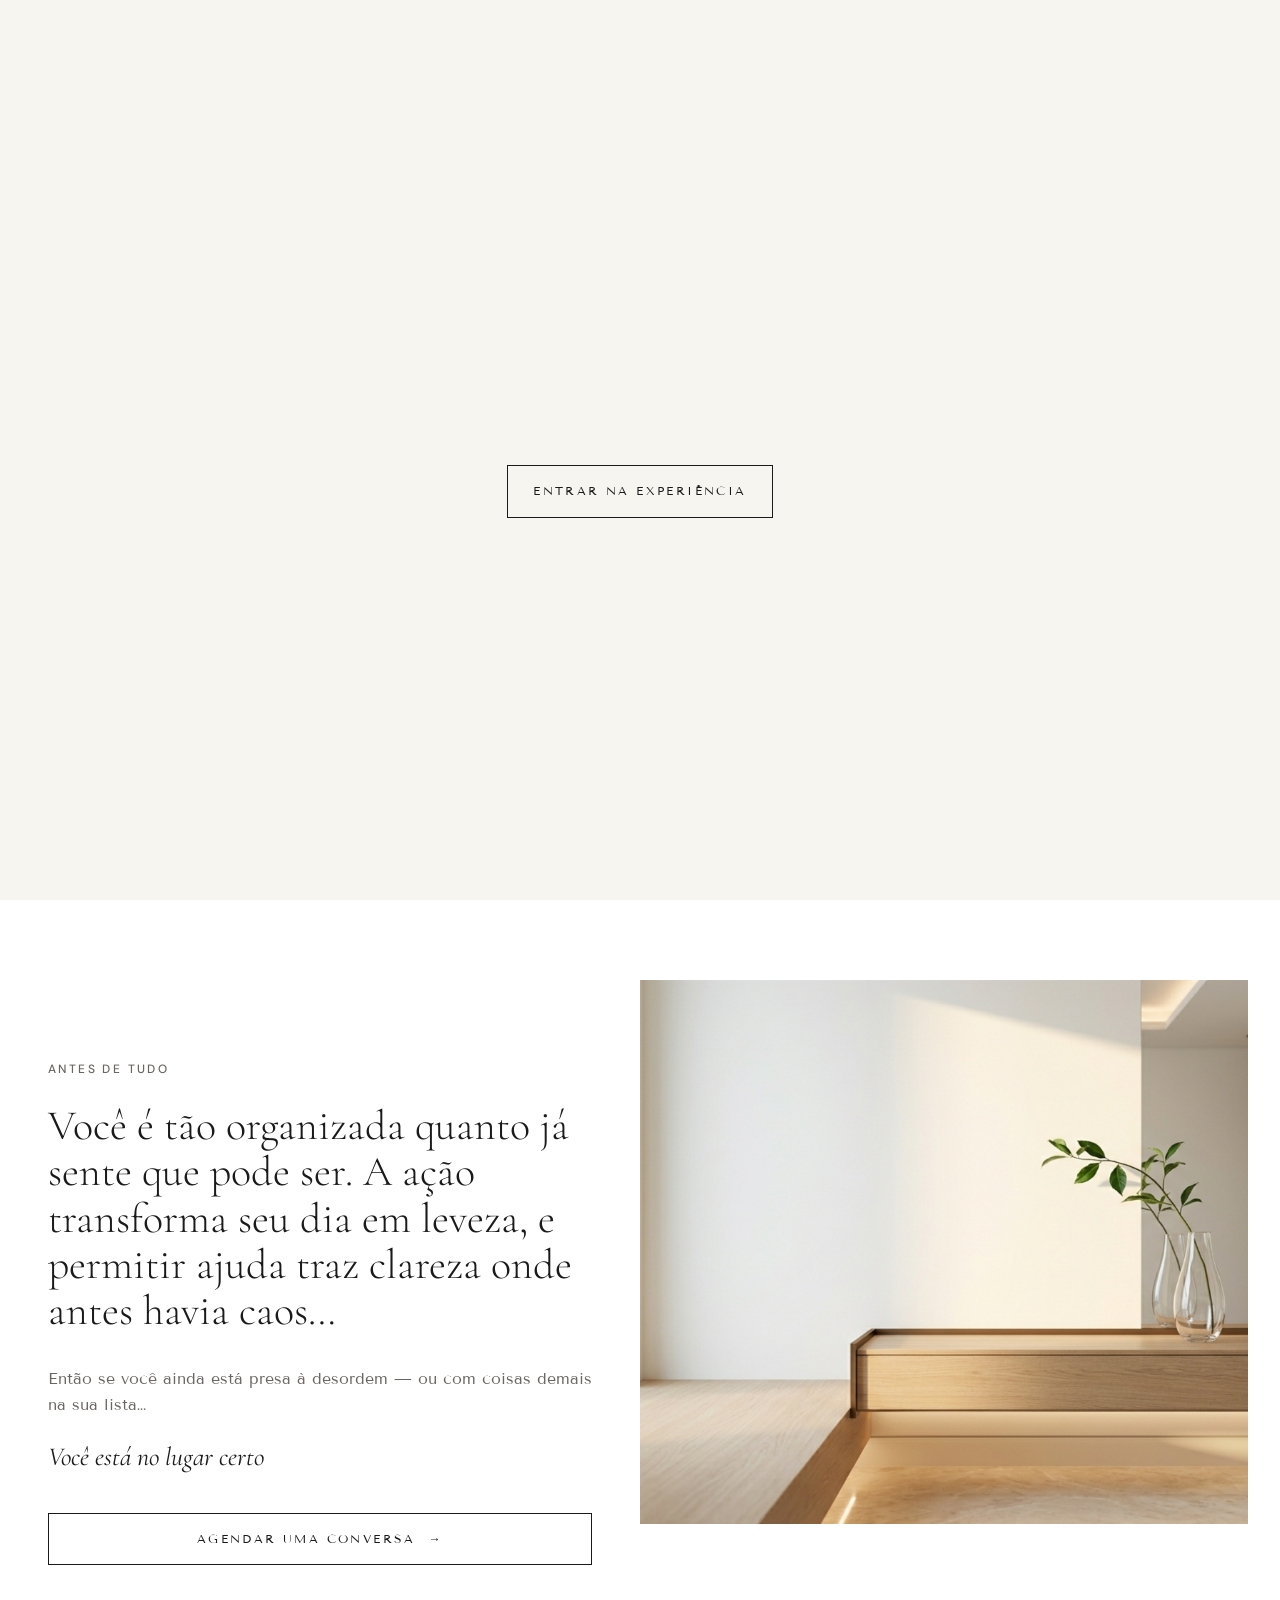
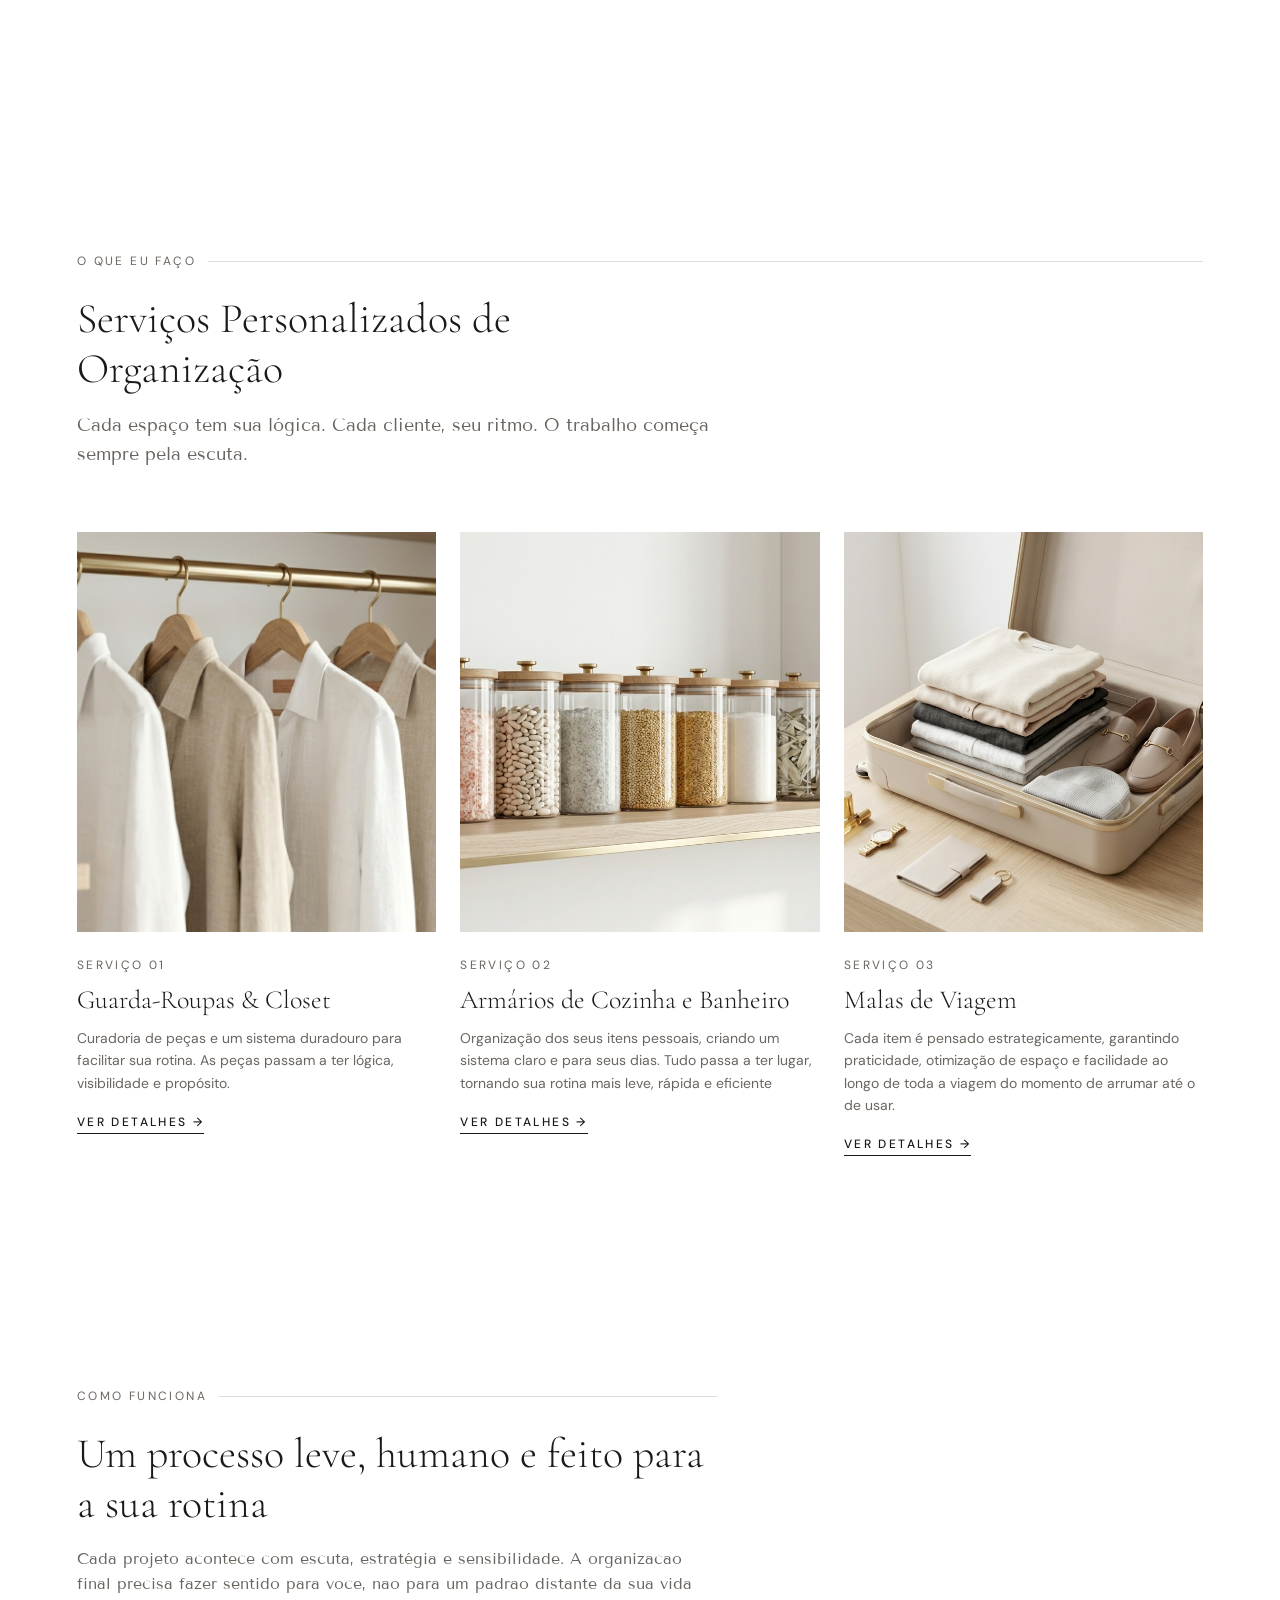
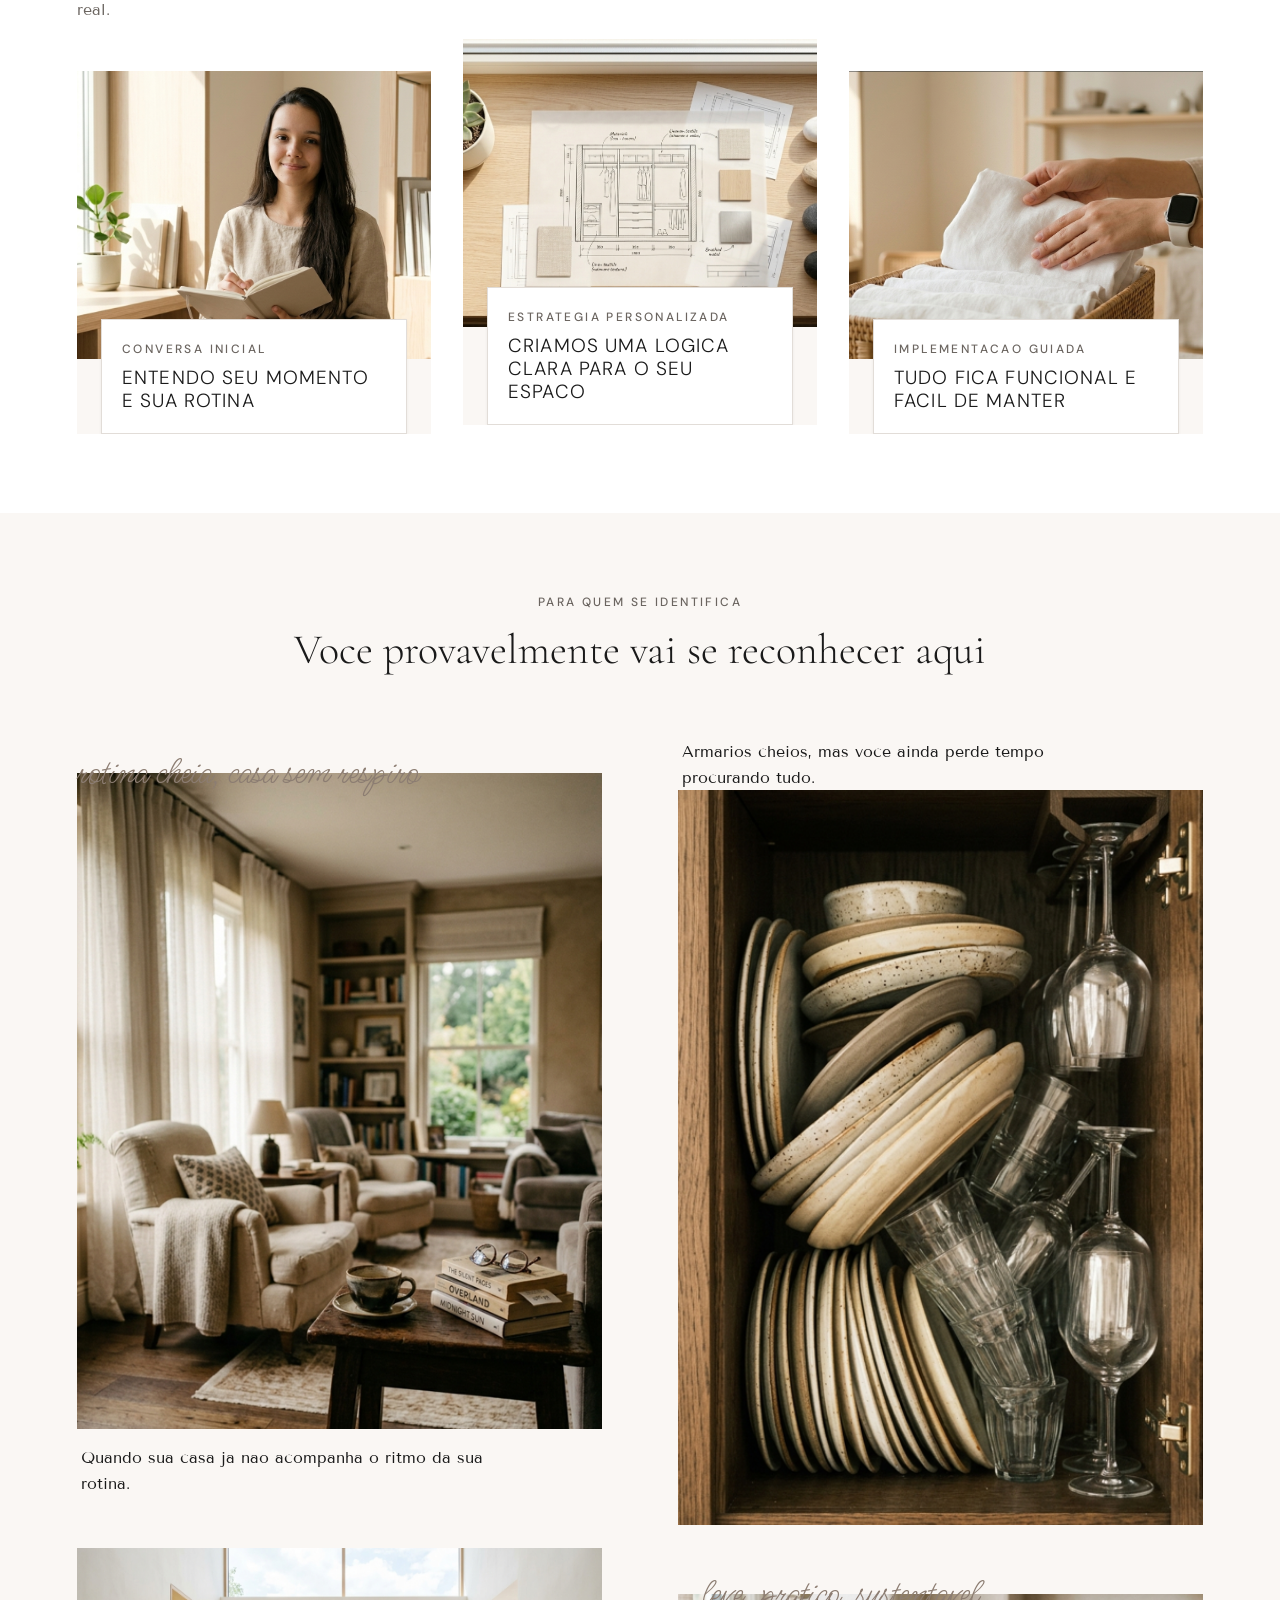
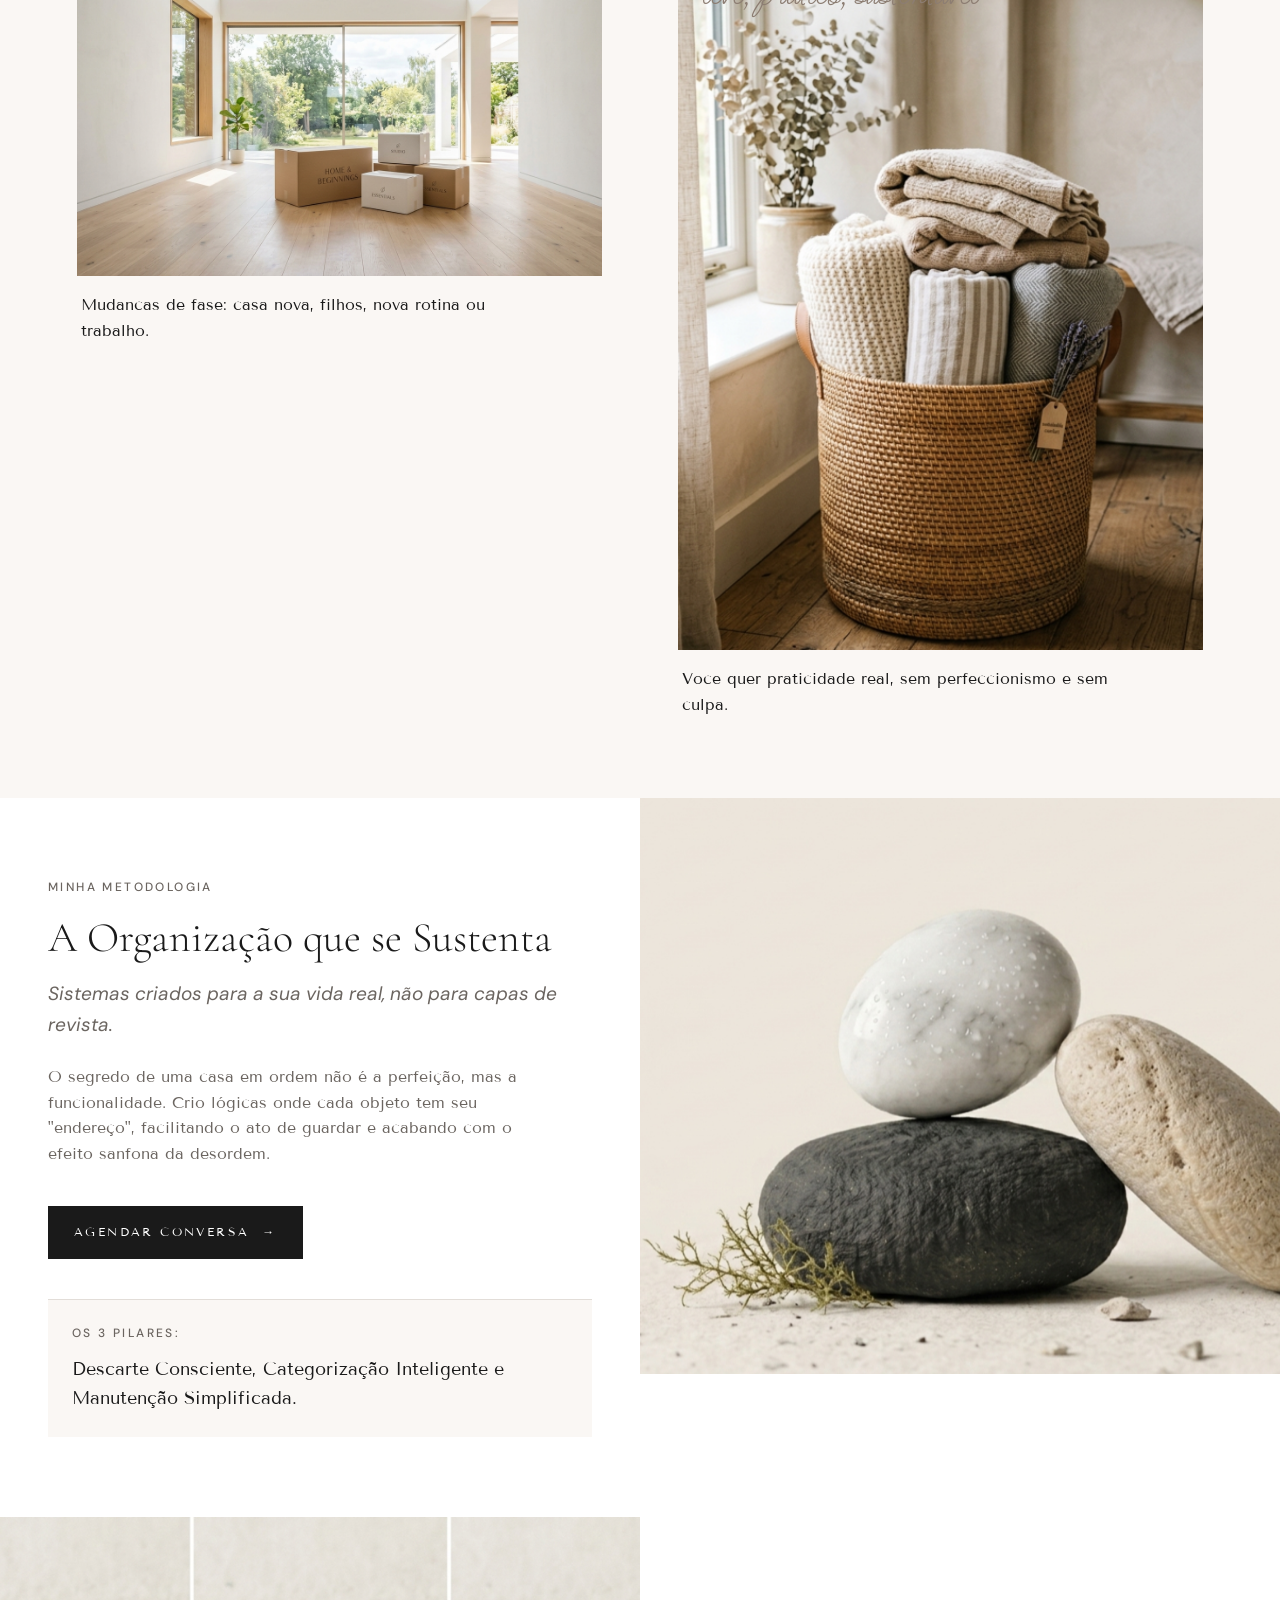
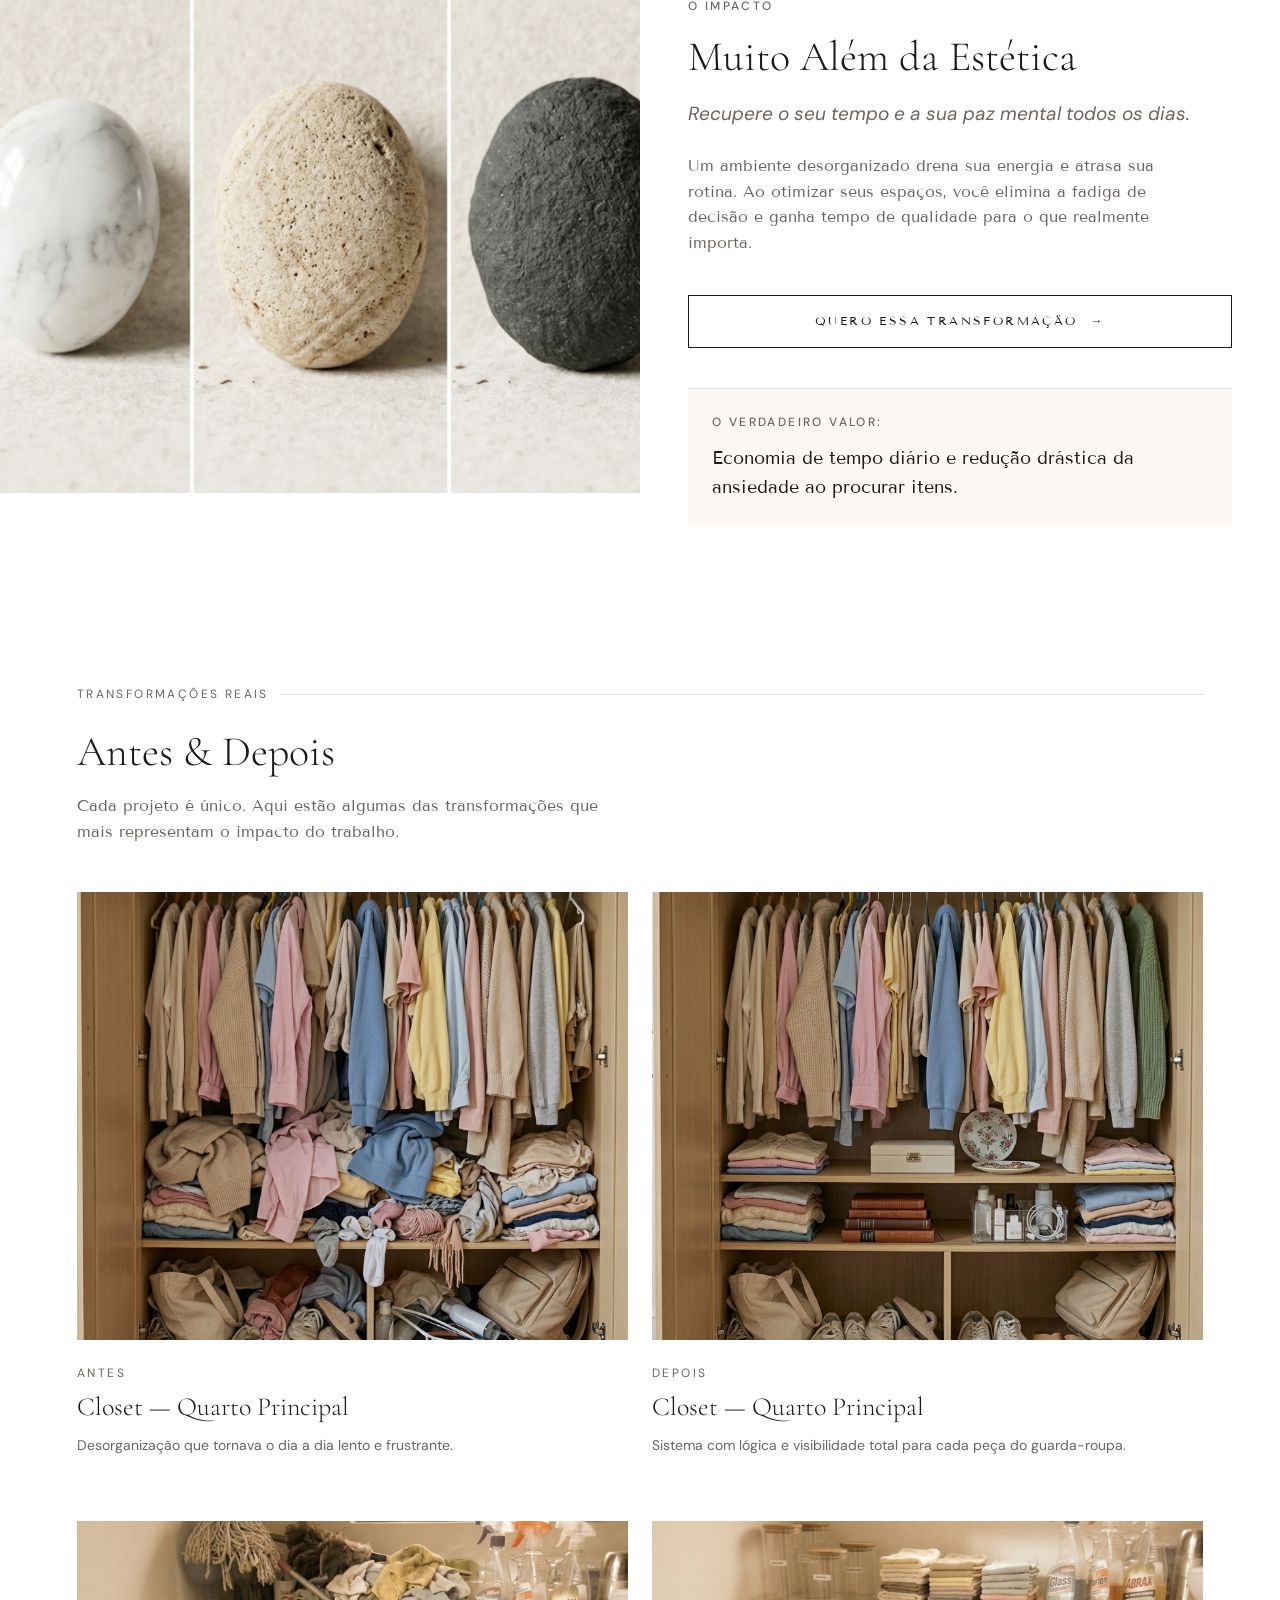
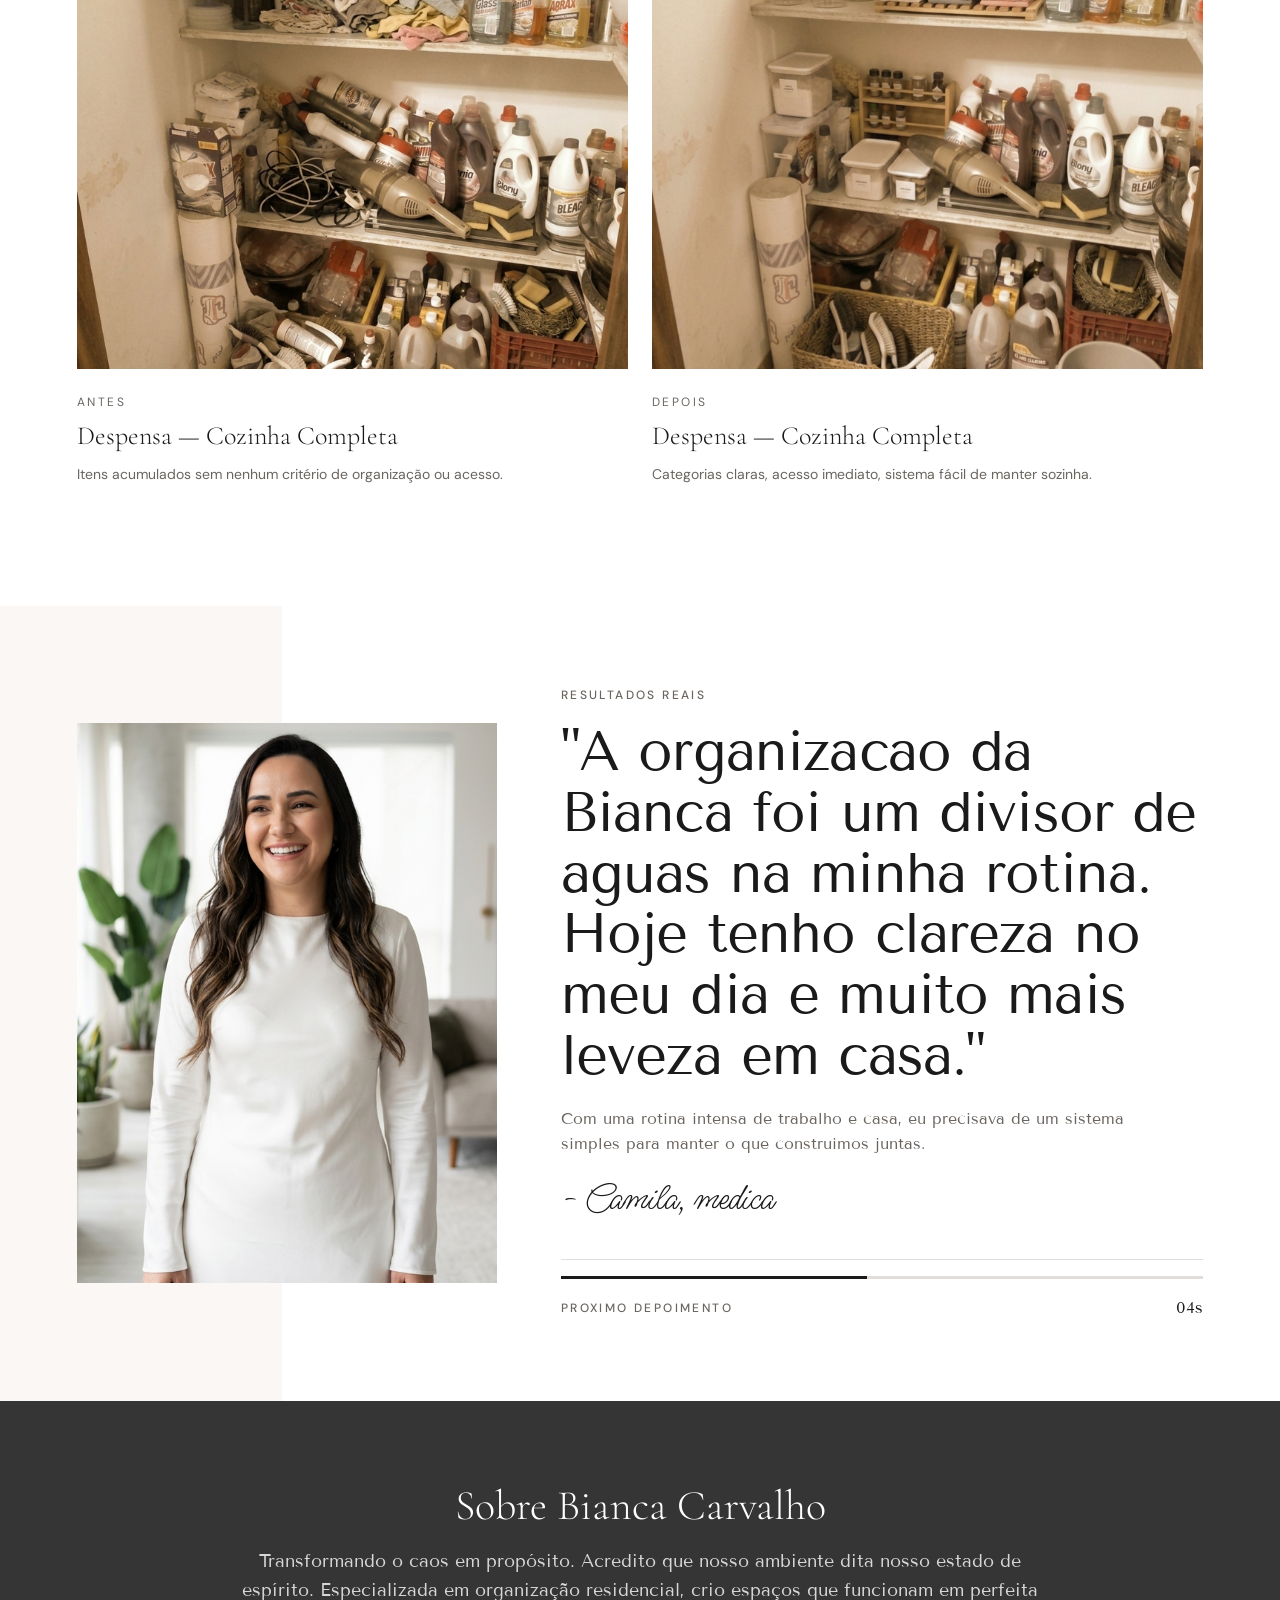
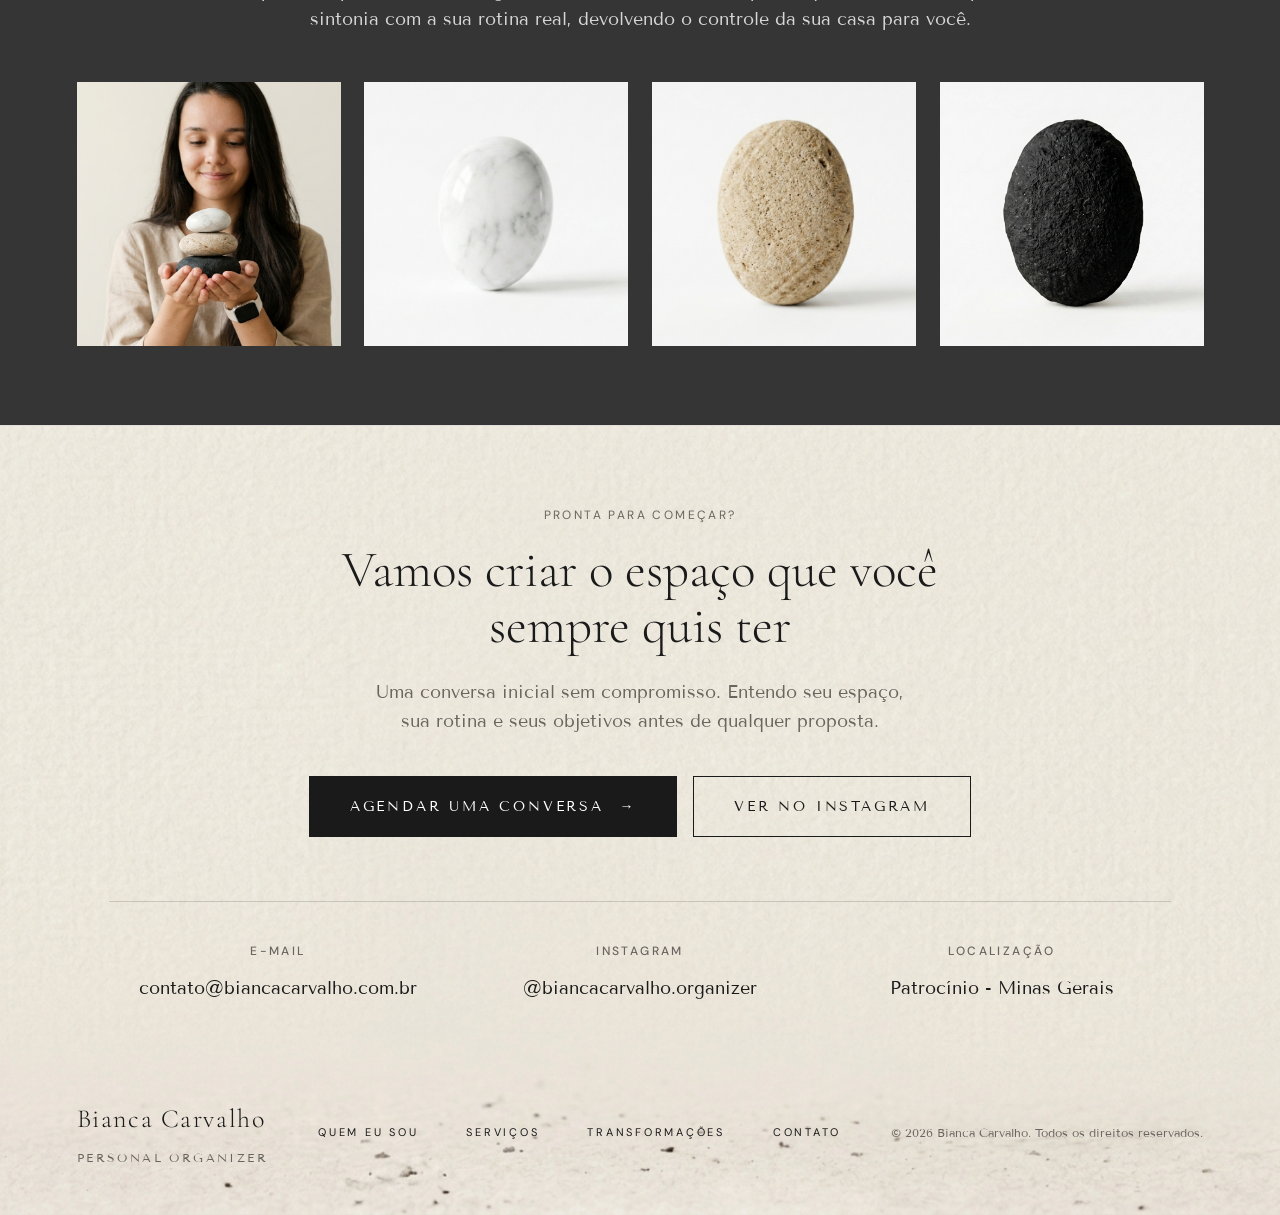
<file: index.html>
<!DOCTYPE html>
<html lang="pt-BR">

<head>
    <meta charset="UTF-8">
    <meta name="viewport" content="width=device-width, initial-scale=1.0">
    <title>Bianca Carvalho — Personal Organizer</title>
    <meta name="description"
        content="Restaurando ordem, clareza e tempo através de soluções personalizadas de organização.">
    <link rel="preconnect" href="https://fonts.googleapis.com">
    <link rel="preconnect" href="https://fonts.gstatic.com" crossorigin>
    <link
        href="https://fonts.googleapis.com/css2?family=Cormorant+Garamond:wght@300;400;600&family=DM+Sans:wght@300;400;500&family=Tenor+Sans&family=Ms+Madi&display=swap"
        rel="stylesheet">
    <link rel="stylesheet" href="assets/css/tokens.css">
    <link rel="stylesheet" href="assets/css/base.css">
    <link rel="stylesheet" href="assets/css/typography.css">
    <link rel="stylesheet" href="assets/css/layout.css">
    <link rel="stylesheet" href="assets/css/components.css">
    <link rel="stylesheet" href="assets/css/themes.css">
    <link rel="stylesheet" href="assets/css/responsivo.css">
</head>

<body class="theme--simply-spaced">

    <!-- ══════════════════════════════════════
        PRE-LOADER — Manifesto (Luxo Silencioso)
   ══════════════════════════════════════ -->
    <div class="preloader" id="preloader">
        <div class="preloader__inner">
            <p class="preloader__text font-serif">Respire.</p>
            <button class="preloader__btn btn btn--outline preloader__btn--hidden" id="startExperience">ENTRAR NA
                EXPERIÊNCIA</button>
        </div>
    </div>

    <!-- Intro Video Overlay (Fullscreen + Som) -->
    <div class="intro-video-overlay" id="introOverlay">
        <video id="introVideo" class="intro-video-element">
            <source src="./assets/img/stones-animation.mp4" type="video/mp4">
        </video>
    </div>



    <!-- ══════════════════════════════════════
        HEADER — EDITORIAL (FINAL)
    ══════════════════════════════════════ -->
    <header class="nav-editorial" id="mainHeader">
        <div class="nav-editorial__inner">
            <a href="#" class="nav-editorial__logo">Bianca Carvalho</a>
            <button class="menu-trigger" aria-label="Menu" id="navMenuToggle">
                <span>menu</span>
                <div class="menu-trigger__lines">
                    <span></span>
                    <span></span>
                </div>
            </button>

            <nav class="nav-editorial__nav">
                <a href="#quem-eu-sou" class="nav-editorial__link">Quem Eu Sou</a>
                <span class="nav-editorial__divider"></span>
                <a href="#servicos" class="nav-editorial__link">Serviços</a>
                <span class="nav-editorial__divider"></span>
                <a href="#antes-depois" class="nav-editorial__link">Transformações</a>
                <span class="nav-editorial__divider"></span>
                <a href="#contato" class="nav-editorial__link">Contato</a>

                <a href="#contato" class="btn btn--primary btn--sm nav-editorial__cta">Agendar</a>
            </nav>
        </div>
    </header>

    <main>
        <!-- ══════════════════════════════════════
         HERO V7 — Avant-Garde Impact
    ══════════════════════════════════════ -->
        <section class="hero-v7">
            <div class="hero-v7__bg-grain"></div>

            <div class="container hero-v7__container">
                <div class="hero-v7__text-wrap">
                    <h1 class="hero-v7__title font-serif" id="heroTitle">
                        <span class="title-line line-1">
                            <span>B</span><span>I</span><span>A</span><span>N</span><span>C</span><span>A</span>
                        </span>
                        <span class="title-line line-2">
                            <span>C</span><span>A</span><span>R</span><span>V</span><span>A</span><span>L</span><span>H</span><span>O</span>
                        </span>
                    </h1>
                    <p class="hero-v7__subtitle type--label tracking-widest uppercase">
                        Personal Organizer
                    </p>
                </div>

                <div class="hero-v7__object-wrap" id="heroImageContainer">
                    <img src="./assets/img/pedrasOrganizadas.png" alt="Pedras de Equilíbrio Zen"
                        class="hero-v7__object">
                </div>

                <div class="hero-v7__footer">
                    <div class="hero-v7__footer-content">
                        <p class="type--body-lg">Curadoria de espaços e design de rotina.</p>
                        <a href="#contato" class="btn btn--primary">Solicitar Orçamento</a>
                    </div>
                </div>
            </div>
        </section>

        <!-- ══════════════════════════════════════
         CONCEITO — Frase Editorial
    ══════════════════════════════════════ -->
        <section class="alternating-section section" id="quem-eu-sou">

            <div class="alternating-section__content anim--fade-in-up">
                <p class="type--label text-muted tracking-widest uppercase po-mb-6">
                    Antes de tudo
                </p>
                <h2 class="type--h1 font-serif po-mb-8 po-leading-tight">
                    Você é tão organizada quanto já sente que pode ser. A ação transforma seu dia em leveza, e permitir
                    ajuda traz clareza onde antes havia caos…
                </h2>
                <p class="type--body text-muted po-mb-6">
                    Então se você ainda está presa à desordem — ou com coisas demais na sua lista…
                </p>
                <p class="type--h2 font-serif po-italic po-mb-10">
                    Você está no lugar certo
                </p>
                <a href="#contato" class="btn btn--outline">Agendar uma Conversa &nbsp;→</a>
            </div>

            <div class="alternating-section__media img-zoom anim--fade-in">

                <img class="imgEditorial" src="./assets/img/lugarOrganizado4.png" alt="">
            </div>

        </section>

        <!-- ══════════════════════════════════════
         SERVIÇOS — Grid Editorial
    ══════════════════════════════════════ -->
        <section class="section--lg" id="servicos">
            <div class="container">

                <div class="ds-site-group-label tracking-widest text-muted uppercase anim--fade-in-up">
                    O que eu faço
                </div>

                <div class="po-maxw-640 po-mb-16">
                    <h2 class="type--h1 font-serif anim--fade-in-up po-mb-4">
                        Serviços Personalizados de Organização
                    </h2>
                    <p class="type--body-lg text-muted anim--fade-in-up">
                        Cada espaço tem sua lógica. Cada cliente, seu ritmo. O trabalho começa sempre pela escuta.
                    </p>
                </div>

                <div class="grid-3">

                    <div class="card anim--fade-in-up">
                        <div class="img-zoom">
                            <img class="img-service object-cover" src="./assets/img/closet2.png" alt="">
                        </div>
                        <div class="card__body">
                            <p class="card__eyebrow">Serviço 01</p>
                            <h3 class="card__title">Guarda-Roupas & Closet</h3>
                            <p class="card__desc">
                                Curadoria de peças e um sistema duradouro para facilitar sua rotina. As peças passam a
                                ter lógica, visibilidade e propósito.
                            </p>
                            <a href="#" class="card__link link-animated type--label tracking-widest">Ver Detalhes →</a>
                        </div>
                    </div>

                    <div class="card anim--fade-in-up">
                        <div class="img-zoom">

                            <img class="img-service object-cover" src="./assets/img/cozinha2.png" alt="">
                        </div>
                        <div class="card__body">
                            <p class="card__eyebrow">Serviço 02</p>
                            <h3 class="card__title">Armários de Cozinha e Banheiro</h3>
                            <p class="card__desc">
                                Organização dos seus itens pessoais, criando um sistema claro e para seus
                                dias. Tudo passa a ter lugar, tornando sua rotina mais leve, rápida e
                                eficiente
                            </p>
                            <a href="#" class="card__link link-animated type--label tracking-widest">Ver Detalhes →</a>
                        </div>
                    </div>

                    <div class="card anim--fade-in-up">
                        <div class="img-zoom">
                            <img class="img-service object-cover" src="./assets/img/malas2.png" alt="">
                        </div>
                        <div class="card__body">
                            <p class="card__eyebrow">Serviço 03</p>
                            <h3 class="card__title">Malas de Viagem</h3>
                            <p class="card__desc">
                                Cada item é pensado estrategicamente, garantindo praticidade, otimização de espaço e
                                facilidade ao longo de toda a viagem do momento de arrumar até o de usar.
                            </p>
                            <a href="#" class="card__link link-animated type--label tracking-widest">Ver Detalhes →</a>
                        </div>
                    </div>

                </div>
            </div>
        </section>

        <!-- ══════════════════════════════════════
         COMO FUNCIONA — Editorial Collage
    ══════════════════════════════════════ -->
        <section class="section po-how-it-works" id="como-funciona">
            <div class="container">
                <div class="po-maxw-640 po-mb-12">
                    <div class="ds-site-group-label tracking-widest text-muted uppercase anim--fade-in-up">
                        Como funciona
                    </div>
                    <h2 class="type--h1 font-serif anim--fade-in-up po-mb-4">
                        Um processo leve, humano e feito para a sua rotina
                    </h2>
                    <p class="type--body text-muted anim--fade-in-up">
                        Cada projeto acontece com escuta, estratégia e sensibilidade. A organizacao final precisa fazer
                        sentido para voce, nao para um padrao distante da sua vida real.
                    </p>
                </div>

                <div class="po-how-grid">
                    <article class="po-how-card img-zoom anim--scale-up">
                        <img class="imgComofunciona" src="./assets/img/biancaNoEscritorio.png"
                            alt="Bianca em atendimento de organizacao">
                        <div class="po-how-label">
                            <p class="type--label tracking-widest uppercase">Conversa inicial</p>
                            <p class="type--h3 font-serif">Entendo seu momento e sua rotina</p>
                        </div>
                    </article>

                    <article class="po-how-card img-zoom anim--scale-up">
                        <img class="imgComofunciona" src="./assets/img/esbocoOrganizacao.png"
                            alt="Closet organizado com categorias">
                        <div class="po-how-label">
                            <p class="type--label tracking-widest uppercase">Estrategia personalizada</p>
                            <p class="type--h3 font-serif">Criamos uma logica clara para o seu espaco</p>
                        </div>
                    </article>

                    <article class="po-how-card img-zoom anim--scale-up">
                        <img class="imgComofunciona" src="./assets/img/biancaArrumandoToalha.png"
                            alt="Armarios de cozinha organizados">
                        <div class="po-how-label">
                            <p class="type--label tracking-widest uppercase">Implementacao guiada</p>
                            <p class="type--h3 font-serif">Tudo fica funcional e facil de manter</p>
                        </div>
                    </article>
                </div>
            </div>
        </section>

        <!-- ══════════════════════════════════════
         PARA QUEM SE IDENTIFICA — Editorial Grid
    ══════════════════════════════════════ -->
        <section class="section po-ideal-for" id="para-quem-se-identifica">
            <div class="container">
                <p class="type--label tracking-widest uppercase text-muted po-ideal-kicker anim--fade-in-up">
                    Para quem se identifica
                </p>
                <h2 class="type--h1 font-serif po-ideal-title anim--fade-in-up">
                    Voce provavelmente vai se reconhecer aqui
                </h2>

                <div class="po-ideal-grid">
                    <div class="po-ideal-column po-ideal-column--left">
                        <article class="po-ideal-item anim--scale-up">
                            <p class="po-ideal-script">rotina cheia, casa sem respiro</p>
                            <div class="po-ideal-media img-zoom po-ideal-media--sm">
                                <img src="./assets/img/rotinaCorrida.png"
                                    alt="Quarto organizado para uma rotina mais leve">
                            </div>
                            <div class="po-ideal-note">
                                <p class="type--body">Quando sua casa ja nao acompanha o ritmo da sua rotina.</p>
                            </div>
                        </article>

                        <article class="po-ideal-item anim--scale-up">
                            <div class="po-ideal-media img-zoom po-ideal-media--md">
                                <img src="./assets/img/caixasOrganizadas.png"
                                    alt="Itens organizados para mudanca de fase">
                            </div>
                            <div class="po-ideal-note po-ideal-note---+right">
                                <p class="type--body">Mudancas de fase: casa nova, filhos, nova rotina ou trabalho.</p>
                            </div>
                        </article>
                    </div>

                    <div class="po-ideal-column po-ideal-column--right">
                        <article class="po-ideal-item anim--scale-up">
                            <div class="po-ideal-note">
                                <p class="type--body">Armarios cheios, mas voce ainda perde tempo procurando tudo.</p>
                            </div>
                            <div class="po-ideal-media img-zoom po-ideal-media--lg">
                                <img src="./assets/img/armarioBaguncado2.png"
                                    alt="Closet com categorias e visual limpo">
                            </div>
                        </article>

                        <article class="po-ideal-item anim--scale-up">
                            <p class="po-ideal-script po-ideal-script--soft">leve, pratico, sustentavel</p>
                            <div class="po-ideal-media img-zoom po-ideal-media--sm">
                                <img src="./assets/img/toalhasOrganizadas.png"
                                    alt="Cozinha organizada com sistema facil de manter">
                            </div>
                            <div class="po-ideal-note">
                                <p class="type--body">Voce quer praticidade real, sem perfeccionismo e sem culpa.</p>
                            </div>
                        </article>
                    </div>
                </div>
            </div>
        </section>

        <!-- ══════════════════════════════════════
         METODOLOGIA
    ══════════════════════════════════════ -->
        <section class="alternating-section" id="metodologia">

            <div class="alternating-section__content anim--fade-in-up">
                <p class="type--label text-muted tracking-widest uppercase po-mb-4">
                    Minha Metodologia
                </p>
                <h2 class="type--h1 font-serif po-mb-4">
                    A Organização que se Sustenta
                </h2>
                <p class="type--h3 text-muted font-serif po-service-subtitle">
                    Sistemas criados para a sua vida real, não para capas de revista.
                </p>
                <p class="type--body text-muted po-mb-10 po-maxw-480">
                    O segredo de uma casa em ordem não é a perfeição, mas a funcionalidade. Crio lógicas onde cada
                    objeto tem seu "endereço", facilitando o ato de guardar e acabando com o efeito sanfona da desordem.
                </p>
                <div class="flex flex-wrap po-gap-4">
                    <a href="#contato" class="btn btn--primary">Agendar Conversa &nbsp;→</a>
                </div>
                <div class="po-highlight-box">
                    <p class="type--label tracking-widest text-muted uppercase po-mb-3">
                        Os 3 Pilares:
                    </p>
                    <p class="type--body-lg font-serif">
                        Descarte Consciente, Categorização Inteligente e Manutenção Simplificada.
                    </p>
                </div>
            </div>

            <div class="alternating-section__media img-zoom anim--scale-up">
                <img class="imgMetodologia object-cover" src="./assets/img/pedrasOrganizadas2.png"
                    alt="Metodologia de organização aplicada a um closet">
            </div>

        </section>

        <!-- ══════════════════════════════════════
         O IMPACTO (Zigzag)
    ══════════════════════════════════════ -->
        <section class="alternating-section" id="impacto">

            <div class="alternating-section__media img-zoom anim--scale-up">
                <img class="imgMetodologia object-cover" src="./assets/img/pedrasDeCima.png"
                    alt="Ambiente organizado trazendo paz mental">
            </div>

            <div class="alternating-section__content anim--fade-in-up">
                <p class="type--label text-muted tracking-widest uppercase po-mb-4">
                    O Impacto
                </p>
                <h2 class="type--h1 font-serif po-mb-4">
                    Muito Além da Estética
                </h2>
                <p class="type--h3 text-muted font-serif po-service-subtitle">
                    Recupere o seu tempo e a sua paz mental todos os dias.
                </p>
                <p class="type--body text-muted po-mb-10 po-maxw-480">
                    Um ambiente desorganizado drena sua energia e atrasa sua rotina. Ao otimizar seus espaços, você
                    elimina a fadiga de decisão e ganha tempo de qualidade para o que realmente importa.
                </p>
                <a href="#contato" class="btn btn--outline">Quero essa transformação &nbsp;→</a>
                <div class="po-highlight-box">
                    <p class="type--label tracking-widest text-muted uppercase po-mb-3">
                        O verdadeiro valor:
                    </p>
                    <p class="type--body-lg font-serif">
                        Economia de tempo diário e redução drástica da ansiedade ao procurar itens.
                    </p>
                </div>
            </div>

        </section>

        <!-- ══════════════════════════════════════
         ANTES & DEPOIS — Grid
    ══════════════════════════════════════ -->
        <section class="section" id="antes-depois">
            <div class="container">

                <div class="ds-site-group-label tracking-widest text-muted uppercase anim--fade-in-up">
                    Transformações Reais
                </div>

                <div class="po-maxw-560 po-mb-12">
                    <h2 class="type--h1 font-serif anim--fade-in-up po-mb-4">
                        Antes & Depois
                    </h2>
                    <p class="type--body text-muted anim--fade-in-up">
                        Cada projeto é único. Aqui estão algumas das transformações que mais representam o impacto do
                        trabalho.
                    </p>
                </div>

                <div class="grid-2">

                    <div class="card img-zoom anim--scale-up">
                        <img class="imgAntesDepois" src="./assets/img/guardaRupasBagunçado.png" alt="">
                        <div class="card__body">
                            <p class="card__eyebrow">Antes</p>
                            <h3 class="card__title">Closet — Quarto Principal</h3>
                            <p class="card__desc">Desorganização que tornava o dia a dia lento e frustrante.</p>
                        </div>
                    </div>

                    <div class="card img-zoom anim--scale-up">
                        <img class="imgAntesDepois" src="./assets/img/guardaRoupasOrganizado.png" alt="">
                        <div class="card__body">
                            <p class="card__eyebrow">Depois</p>
                            <h3 class="card__title">Closet — Quarto Principal</h3>
                            <p class="card__desc">Sistema com lógica e visibilidade total para cada peça do
                                guarda-roupa.</p>
                        </div>
                    </div>

                    <div class="card img-zoom anim--scale-up">
                        <img class="imgAntesDepois" src="./assets/img/dispensaDesorganizada.png" alt="">
                        <div class="card__body">
                            <p class="card__eyebrow">Antes</p>
                            <h3 class="card__title">Despensa — Cozinha Completa</h3>
                            <p class="card__desc">Itens acumulados sem nenhum critério de organização ou acesso.</p>
                        </div>
                    </div>

                    <div class="card img-zoom anim--scale-up">
                        <img class="imgAntesDepois" src="./assets/img/dispensaOrganizada.png" alt="">
                        <div class="card__body">
                            <p class="card__eyebrow">Depois</p>
                            <h3 class="card__title">Despensa — Cozinha Completa</h3>
                            <p class="card__desc">Categorias claras, acesso imediato, sistema fácil de manter sozinha.
                            </p>
                        </div>
                    </div>

                </div>
            </div>
        </section>

        <!-- ══════════════════════════════════════
         DEPOIMENTOS — Editorial Dinamico
    ══════════════════════════════════════ -->
        <section class="section po-testimonials" id="depoimentos">
            <div class="container">
                <article class="po-testimonial-stage anim--fade-in-up" id="poTestimonialStage">
                    <div class="po-testimonial-media">
                        <img id="poTestimonialPhoto" src="./assets/img/perfil3.png"
                            alt="Cliente sorrindo em ambiente organizado">
                    </div>

                    <div class="po-testimonial-content">
                        <p class="type--label tracking-widest uppercase text-muted po-mb-4" id="poTestimonialTag">
                            Resultados reais
                        </p>
                        <blockquote class="po-testimonial-quote font-serif" id="poTestimonialQuote">
                            "A organizacao da Bianca foi um divisor de aguas na minha rotina. Hoje tenho clareza no
                            meu dia e muito mais leveza em casa."
                        </blockquote>
                        <p class="type--body text-muted po-testimonial-context" id="poTestimonialContext">
                            Com uma rotina intensa de trabalho e casa, eu precisava de um sistema simples para manter o
                            que construimos juntas.
                        </p>
                        <p class="po-testimonial-signature" id="poTestimonialSignature">
                            - Camila, medica
                        </p>

                        <div class="po-testimonial-timer" id="poTestimonialTimer"
                            aria-label="Tempo para proximo depoimento">
                            <div class="po-testimonial-progress-track" aria-hidden="true">
                                <span class="po-testimonial-progress-bar" id="poTestimonialProgress"></span>
                            </div>
                            <div class="po-testimonial-timer-meta">
                                <p class="type--label tracking-widest uppercase text-muted">Proximo depoimento</p>
                                <p class="type--body" id="poTestimonialCountdown">07s</p>
                            </div>
                        </div>
                    </div>
                </article>
            </div>
        </section>

        <!-- ══════════════════════════════════════
         SOBRE MIM — Grid de Fotos
    ══════════════════════════════════════ -->
        <section class="section" id="sobre-mim">

            <!-- Overlay Escuro -->
            <div class="po-about-overlay"></div>

            <div class="container po-about-content">
                <!-- Text block -->
                <div class="po-about-text-wrap anim--fade-in-up">
                    <h2 class="type--h1 font-serif po-mb-4 po-about-title">Sobre Bianca Carvalho</h2>
                    <p class="type--body-lg po-about-desc">
                        Transformando o caos em propósito. Acredito que nosso ambiente dita nosso estado de espírito.
                        Especializada em organização residencial, crio espaços que funcionam em perfeita sintonia com a
                        sua rotina real, devolvendo o controle da sua casa para você.
                    </p>
                </div>

                <!-- 4 Photo Grid -->
                <div class="grid-4">
                    <div class="img-zoom anim--scale-up">
                        <img class="object-cover imgSobre" src="./assets/img/biancaSegurandoPedras.png"
                            alt="Bianca Carvalho">
                    </div>
                    <div class="img-zoom anim--scale-up">
                        <img class="object-cover imgSobre" src="./assets/img/pedra1.png" alt="Livro e organização">
                    </div>
                    <div class="img-zoom anim--scale-up">
                        <img class="object-cover imgSobre" src="./assets/img/pedra2.png" alt="Gavetas e Caixas">
                    </div>
                    <div class="img-zoom anim--scale-up">
                        <img class="object-cover imgSobre" src="./assets/img/pedra3.png" alt="Arranjo floral">
                    </div>
                </div>
            </div>
        </section>

        <div class="footer-group">
            <!-- ══════════════════════════════════════
             CTA — Elegante e Centrado
        ══════════════════════════════════════ -->
            <section class="cta-centered" id="contato">
                <div class="container">
                    <p class="cta-centered__eyebrow anim--fade-in-up">Pronta para começar?</p>
                    <h2 class="cta-centered__title font-serif anim--fade-in-up">
                        Vamos criar o espaço que você sempre quis ter
                    </h2>
                    <p class="cta-centered__desc text-muted anim--fade-in-up">
                        Uma conversa inicial sem compromisso. Entendo seu espaço, sua rotina e seus objetivos antes de
                        qualquer proposta.
                    </p>
                    <div class="flex flex-center flex-wrap po-gap-4">
                        <a href="mailto:contato@biancacarvalho.com.br"
                            class="btn btn--primary btn--lg anim--fade-in-up">
                            Agendar uma Conversa &nbsp;→
                        </a>
                        <a href="https://instagram.com" class="btn btn--outline btn--lg anim--fade-in-up">
                            Ver no Instagram
                        </a>
                    </div>

                    <hr class="divider po-divider-cta">

                    <div class="grid-3">
                        <div>
                            <p class="type--label tracking-widest text-muted uppercase po-mb-3">E-mail</p>
                            <p class="type--body-lg font-serif">contato@biancacarvalho.com.br</p>
                        </div>
                        <div>
                            <p class="type--label tracking-widest text-muted uppercase po-mb-3">Instagram</p>
                            <p class="type--body-lg font-serif">@biancacarvalho.organizer</p>
                        </div>
                        <div>
                            <p class="type--label tracking-widest text-muted uppercase po-mb-3">Localização</p>
                            <p class="type--body-lg font-serif">Patrocínio - Minas Gerais</p>
                        </div>
                    </div>
                </div>
            </section>

            <!-- ══════════════════════════════════════
             FOOTER — Simples
        ══════════════════════════════════════ -->
            <footer class="section--sm po-footer">
                <div class="container">
                    <div class="flex-between flex-wrap po-gap-4">
                        <div>
                            <p class="demo-logo font-serif po-mb-2">Bianca Carvalho</p>
                            <p class="type--caption text-muted tracking-widest uppercase">Personal Organizer</p>
                        </div>
                        <nav class="po-footer-nav">
                            <a href="#quem-eu-sou" class="nav-editorial__link">Quem Eu Sou</a>
                            <a href="#servicos" class="nav-editorial__link">Serviços</a>
                            <a href="#antes-depois" class="nav-editorial__link">Transformações</a>
                            <a href="#contato" class="nav-editorial__link">Contato</a>
                        </nav>
                        <p class="type--caption text-muted">© 2026 Bianca Carvalho. Todos os direitos reservados.</p>
                    </div>
                </div>
            </footer>
        </div>

    </main>

    <button class="back-top" id="backTop" aria-label="Voltar ao topo">↑</button>

    <script type="module" src="assets/js/main.js"></script>
</body>
</html>
</file>
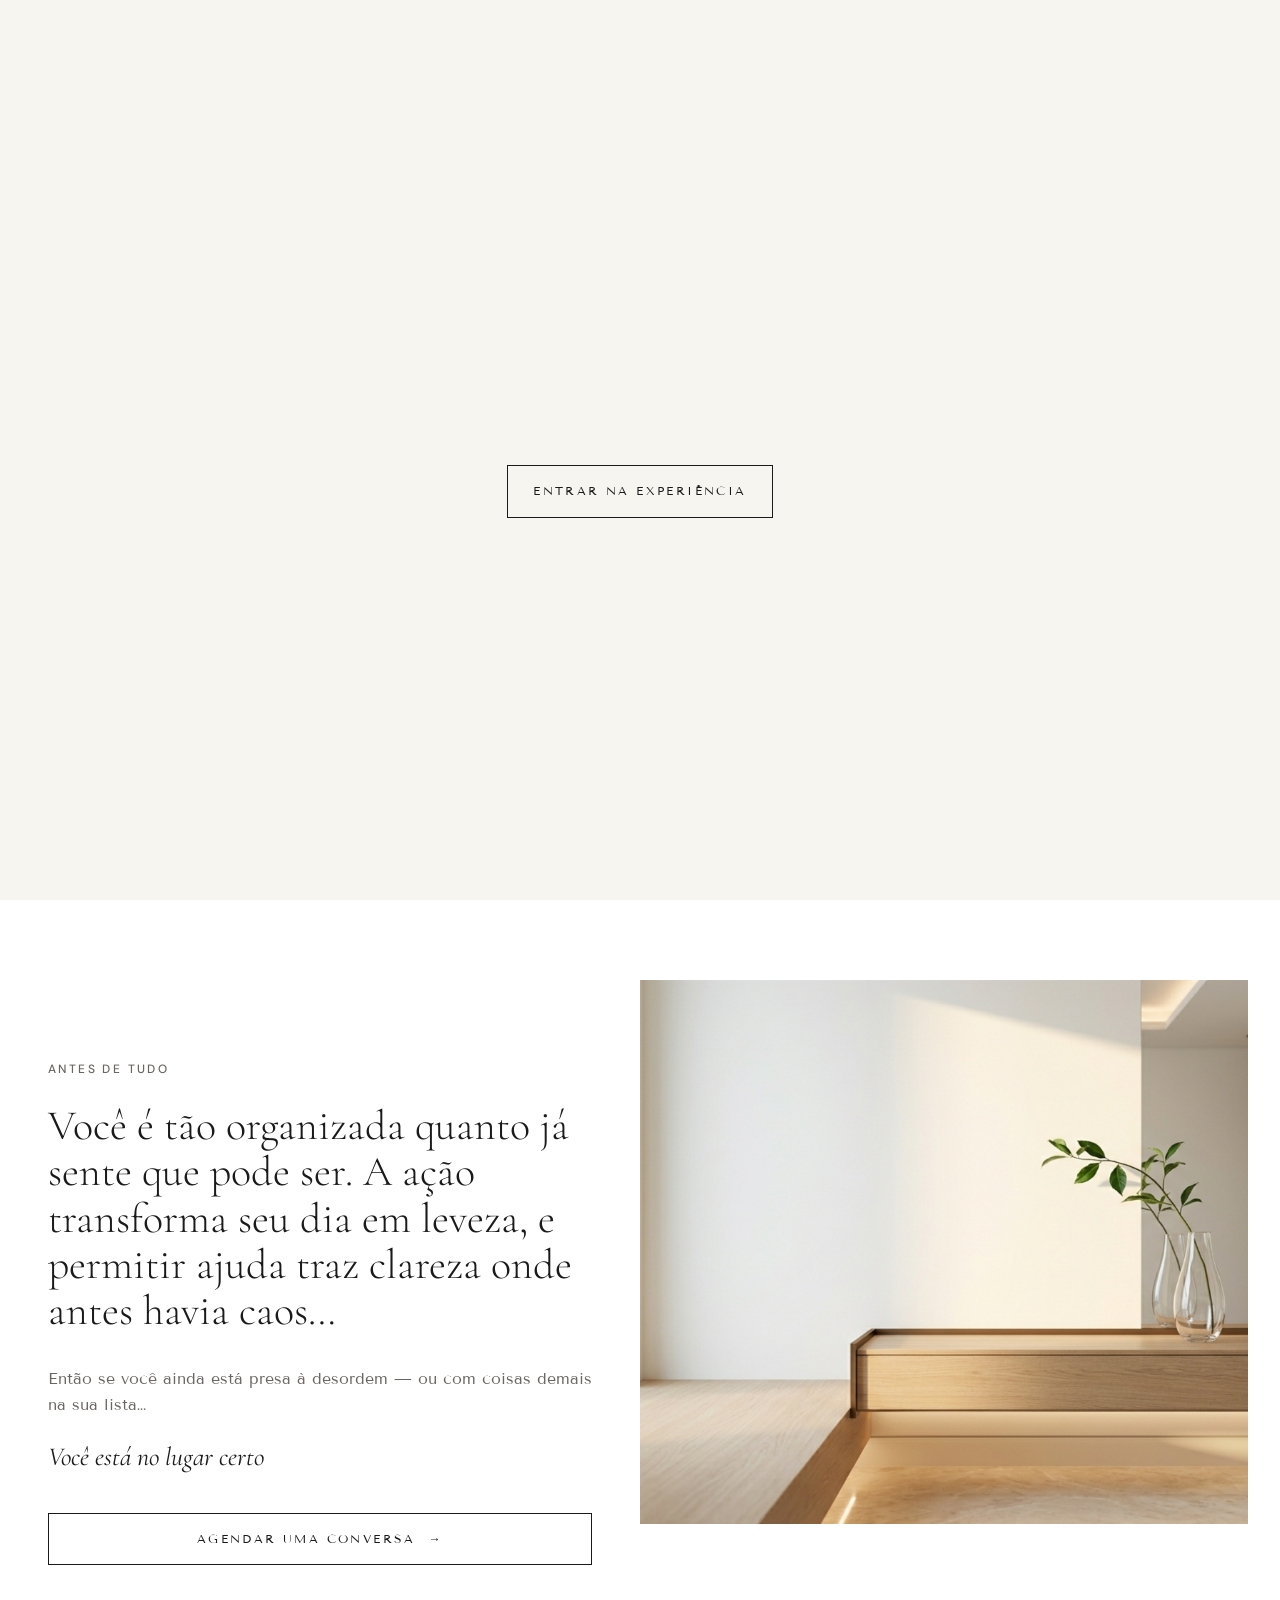
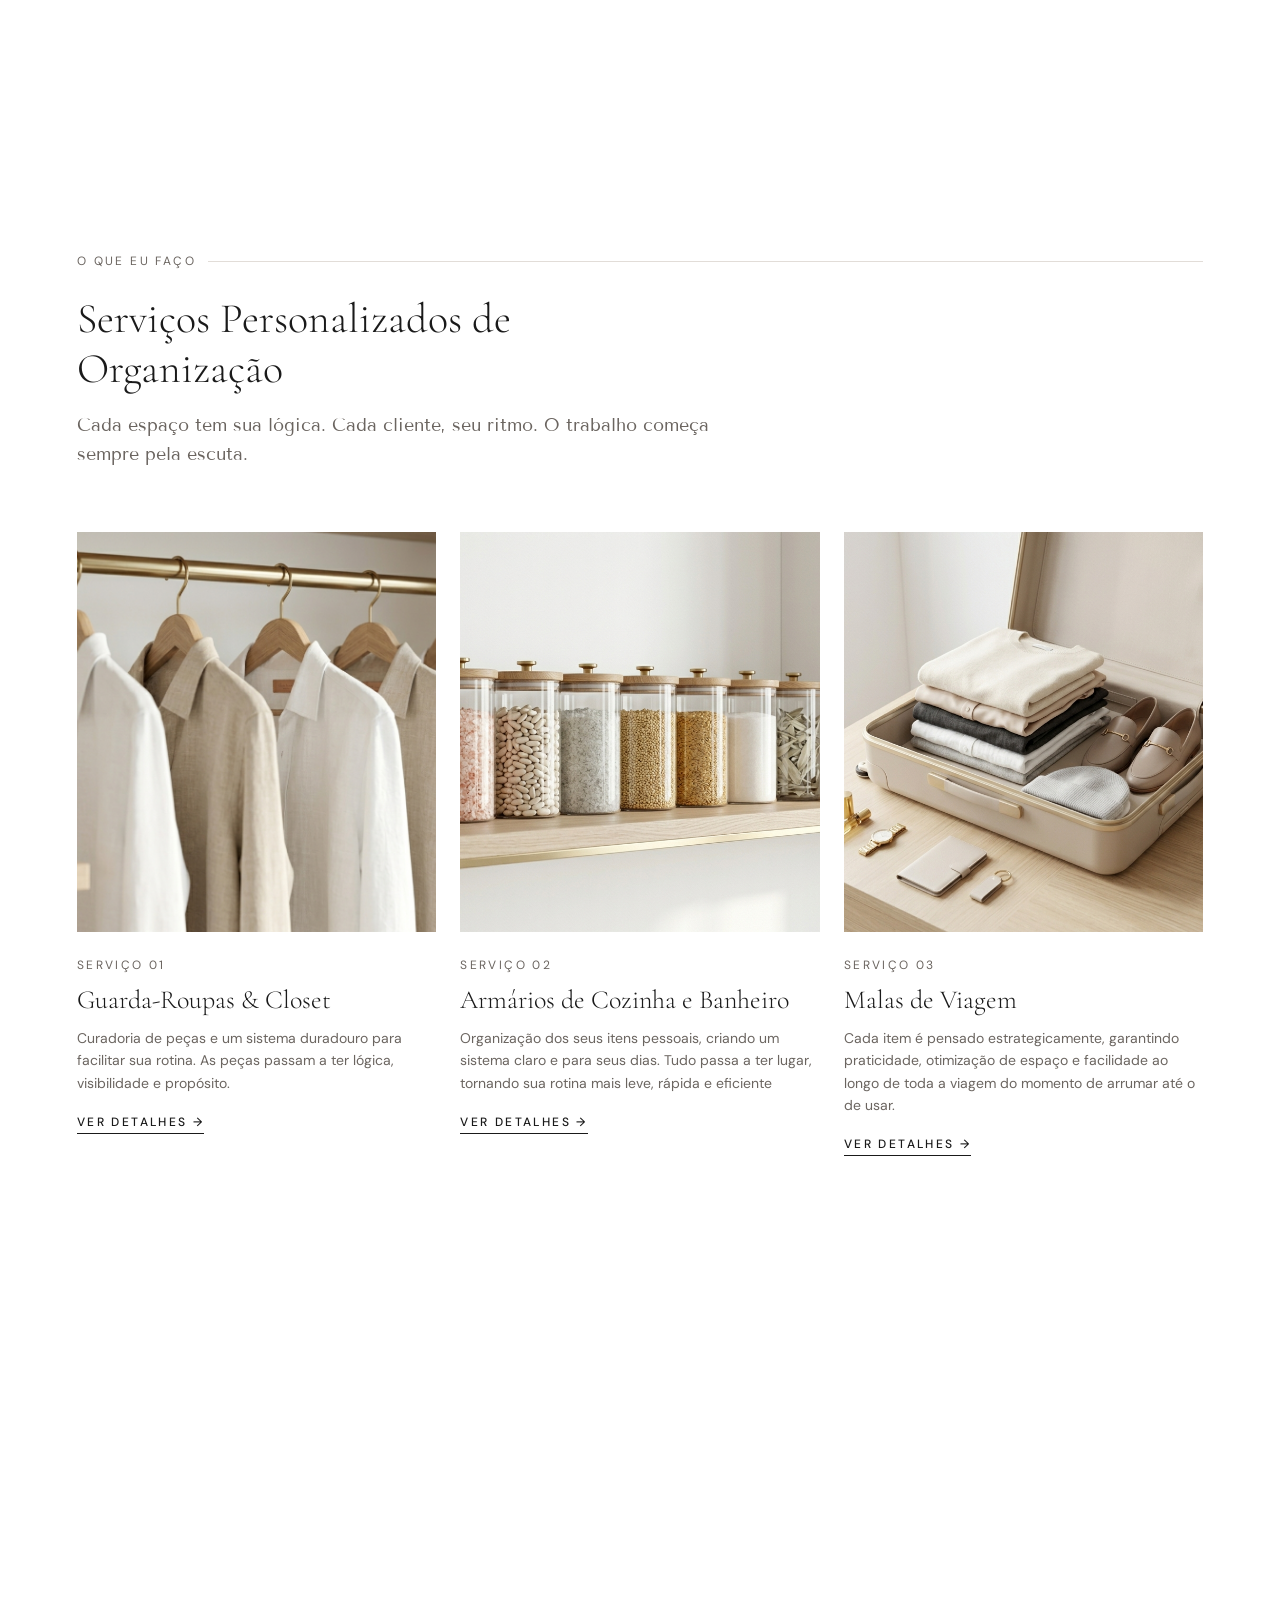
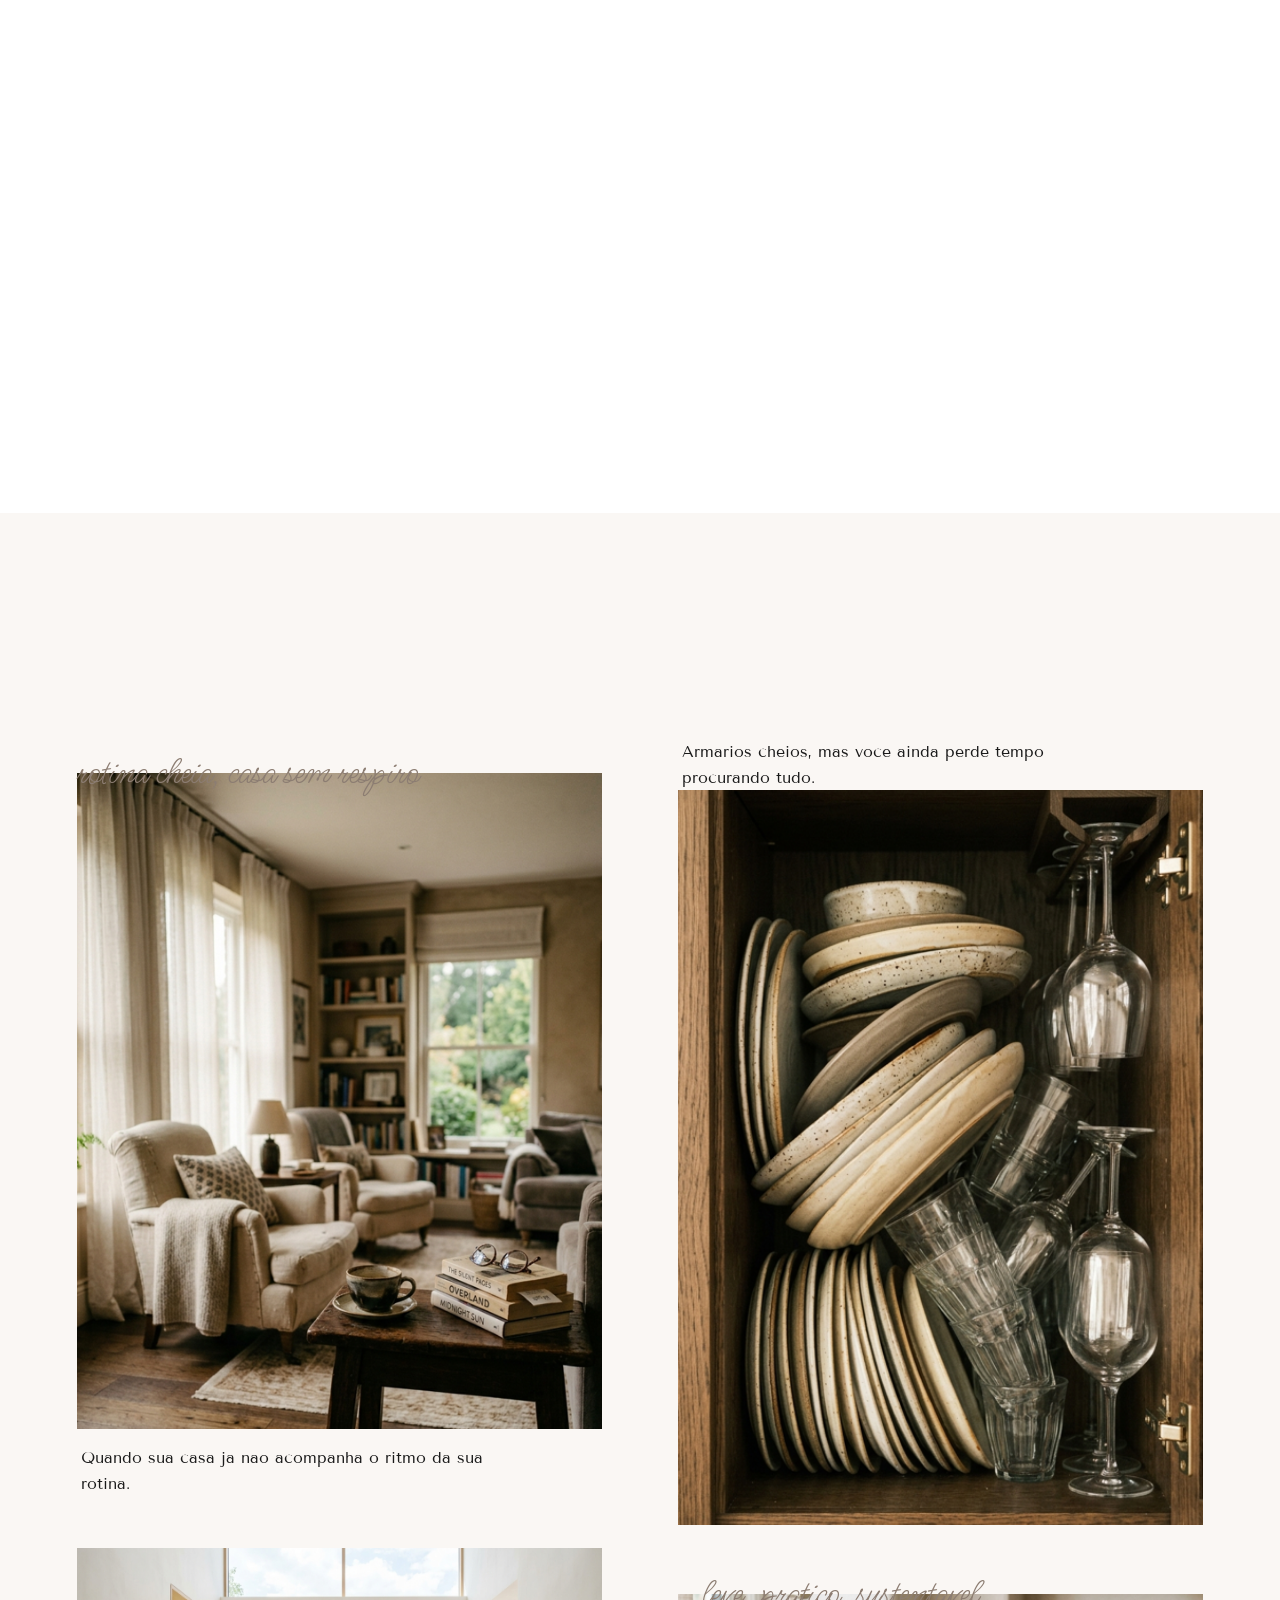
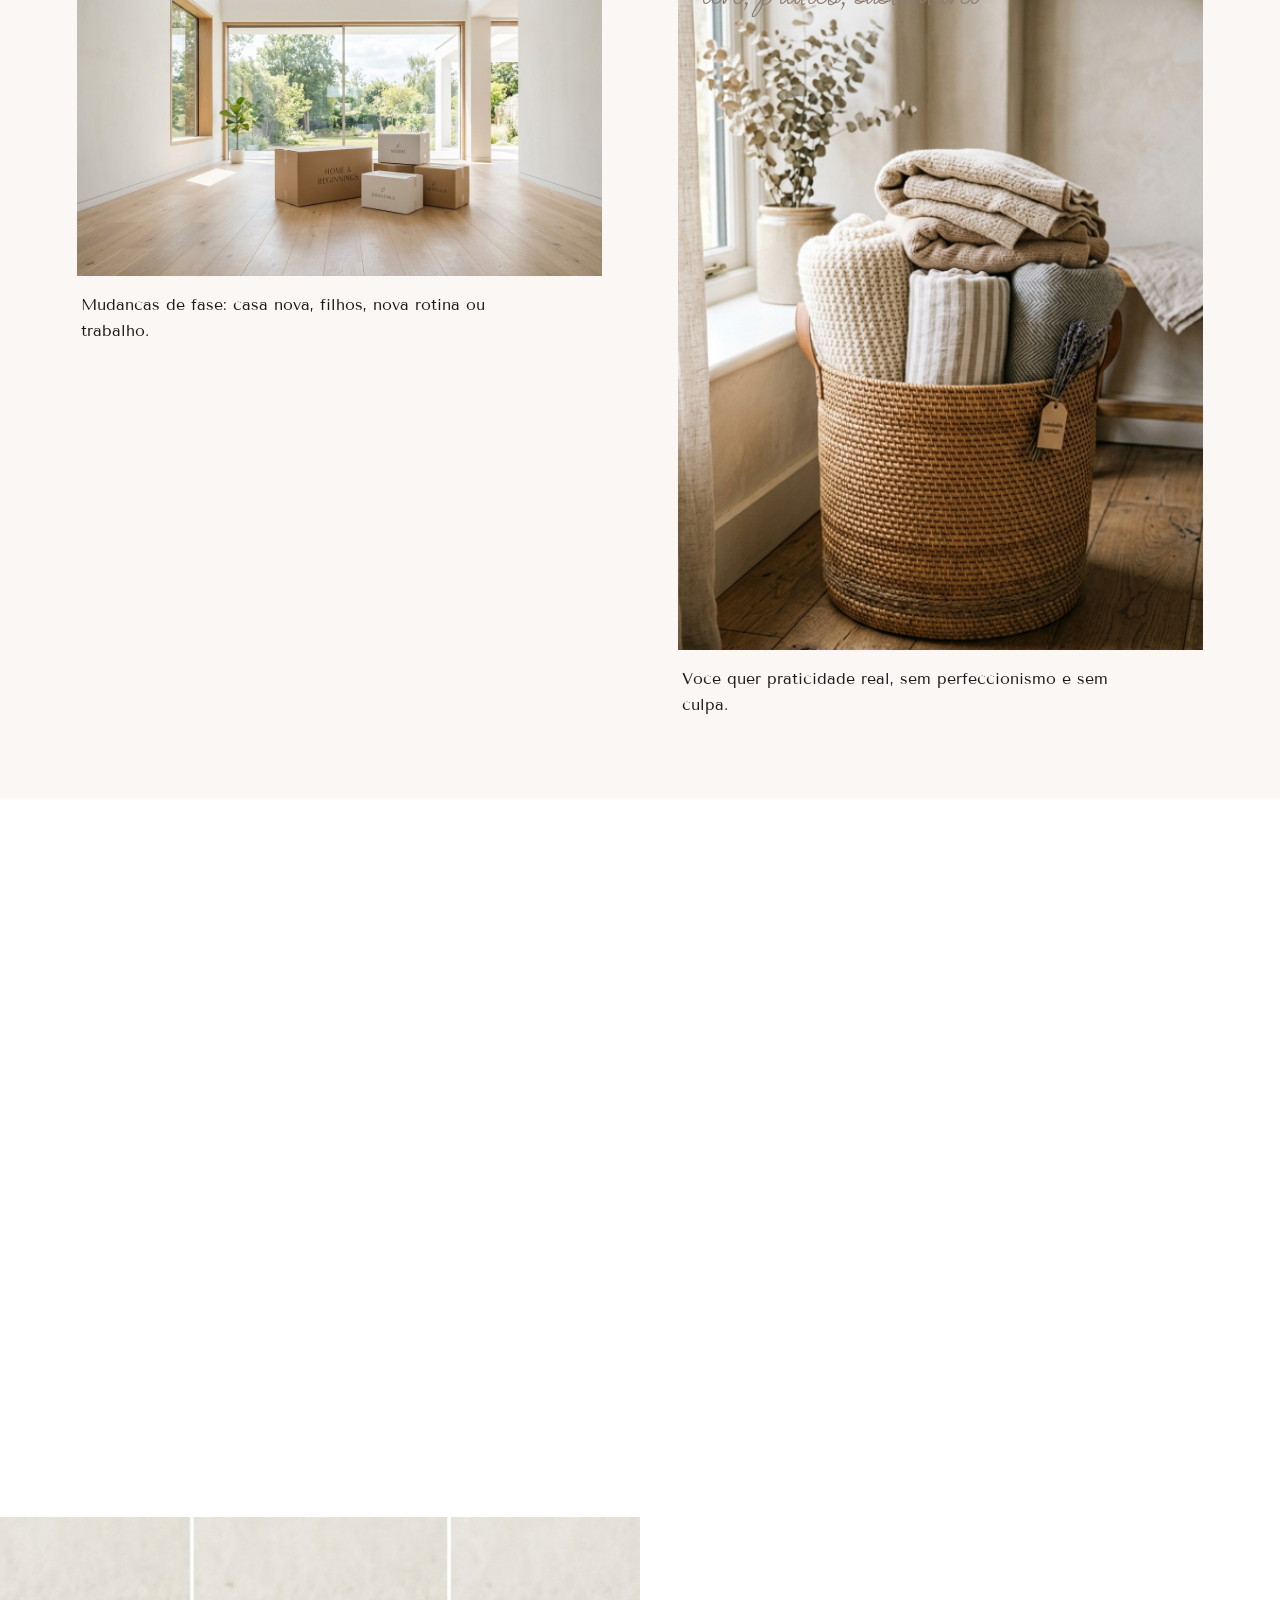
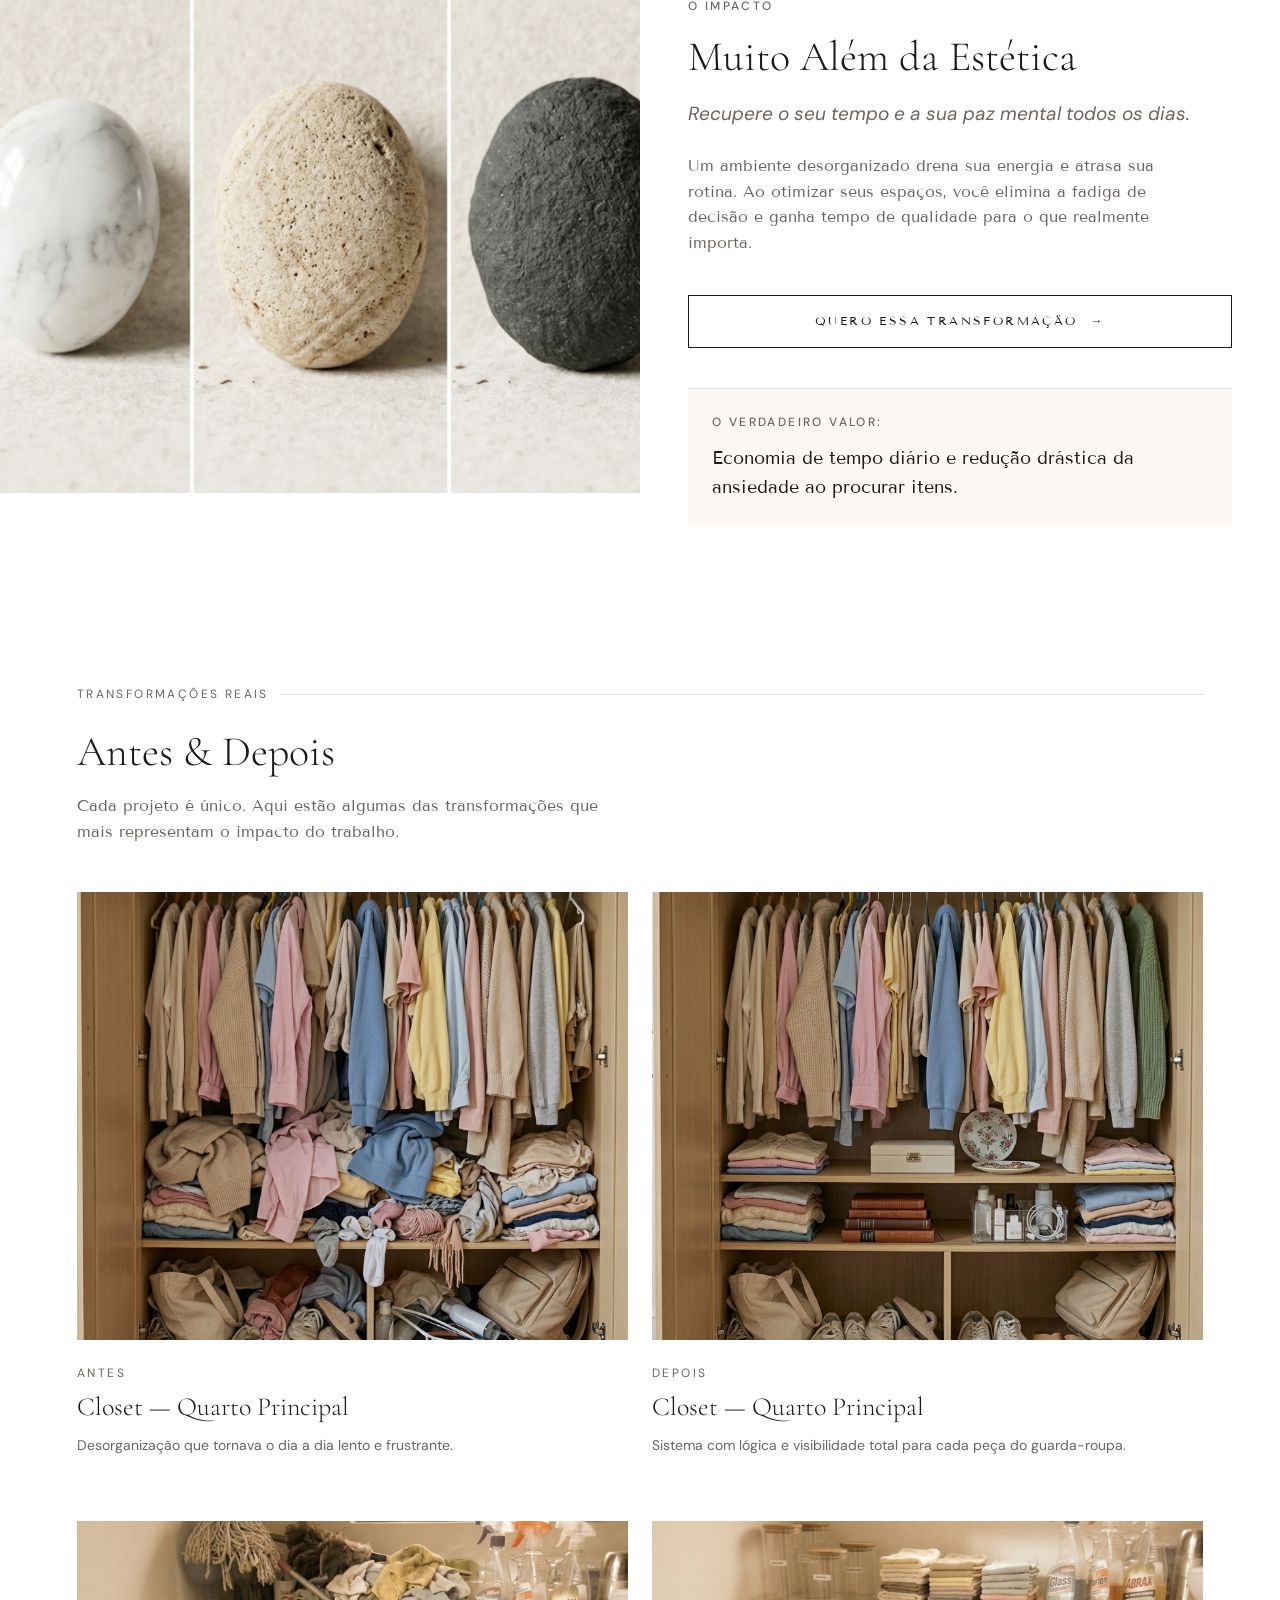
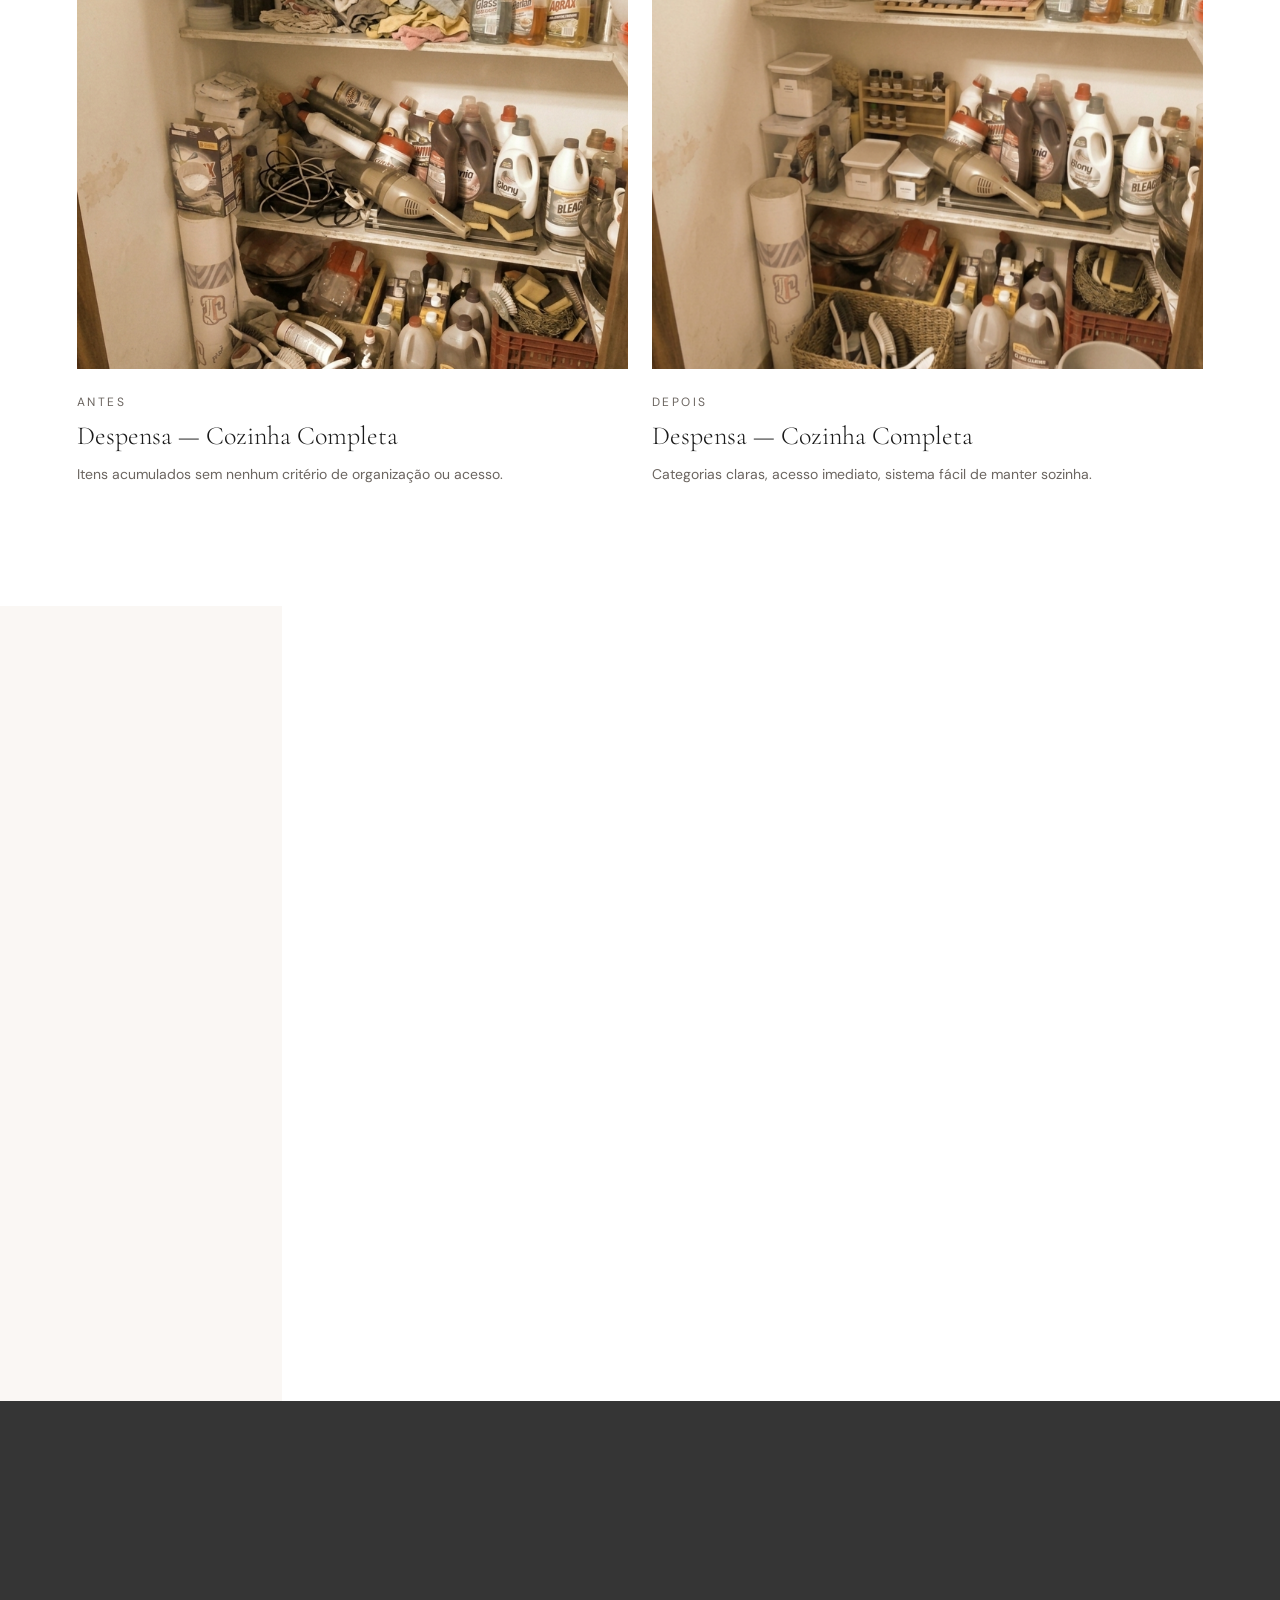
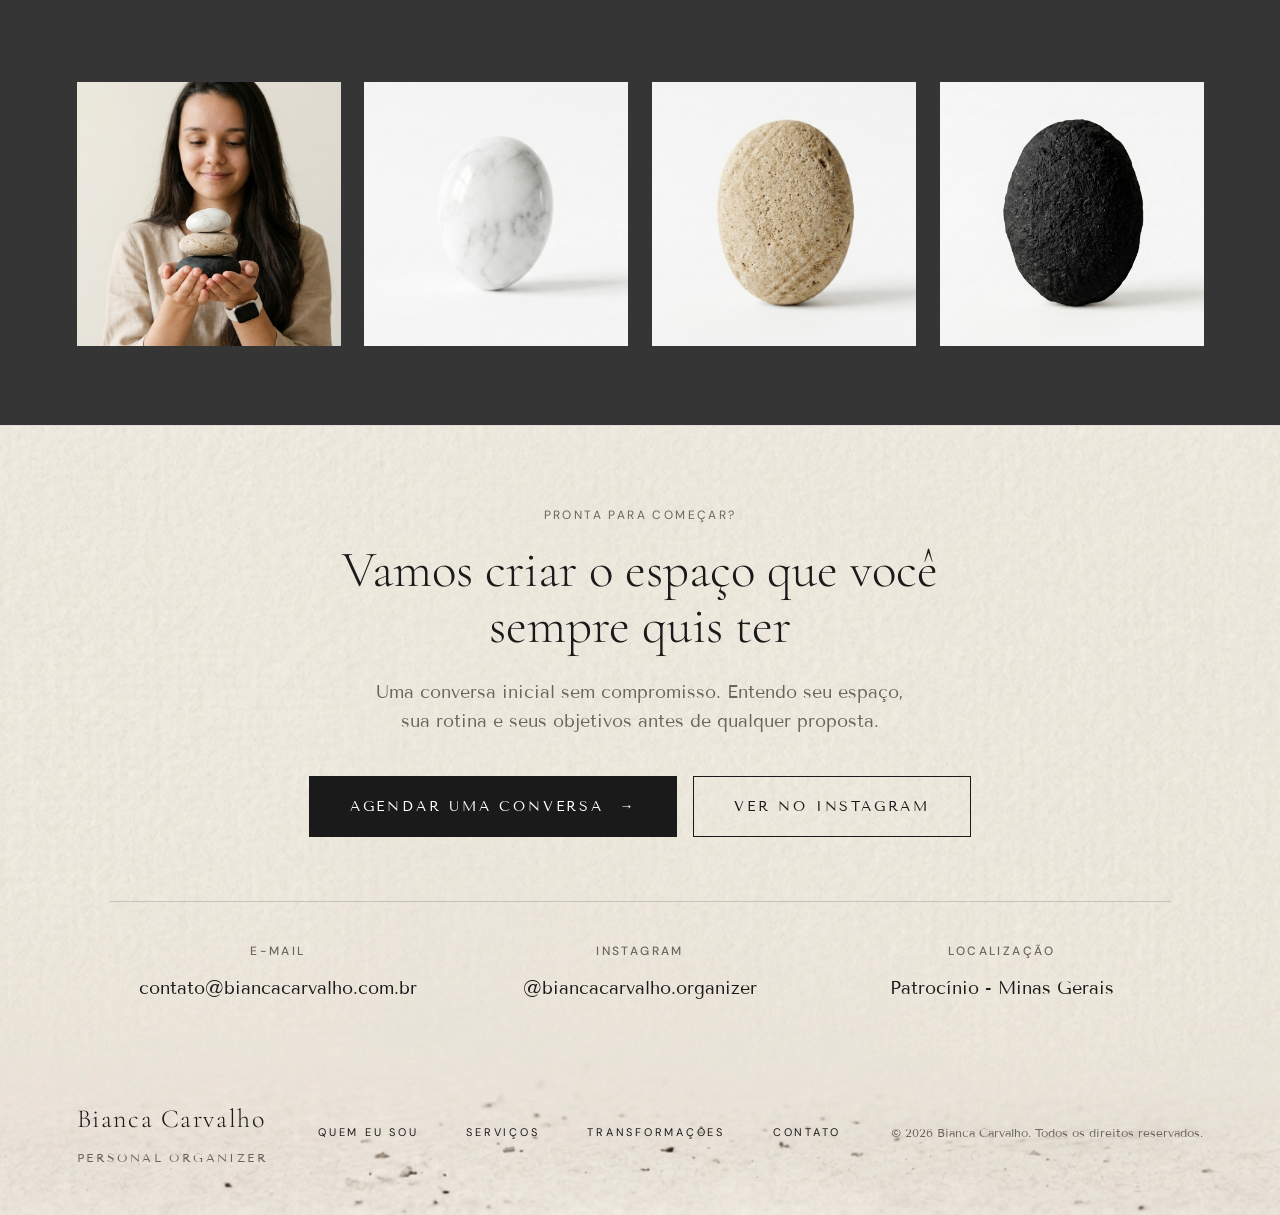
<file: personalOrganizerIndex.html>
<!DOCTYPE html>
<html lang="pt-BR">

<head>
    <meta charset="UTF-8">
    <meta name="viewport" content="width=device-width, initial-scale=1.0">
    <title>Bianca Carvalho — Personal Organizer</title>
    <meta name="description"
        content="Restaurando ordem, clareza e tempo através de soluções personalizadas de organização.">
    <link rel="preconnect" href="https://fonts.googleapis.com">
    <link rel="preconnect" href="https://fonts.gstatic.com" crossorigin>
    <link
        href="https://fonts.googleapis.com/css2?family=Cormorant+Garamond:wght@300;400;600&family=DM+Sans:wght@300;400;500&family=Tenor+Sans&family=Ms+Madi&display=swap"
        rel="stylesheet">
    <link rel="stylesheet" href="assets/css/tokens.css">
    <link rel="stylesheet" href="assets/css/base.css">
    <link rel="stylesheet" href="assets/css/typography.css">
    <link rel="stylesheet" href="assets/css/layout.css">
    <link rel="stylesheet" href="assets/css/components.css">
    <link rel="stylesheet" href="assets/css/themes.css">
    <link rel="stylesheet" href="assets/css/responsivo.css">
</head>

<body class="theme--simply-spaced">

    <!-- ══════════════════════════════════════
        PRE-LOADER — Manifesto (Luxo Silencioso)
   ══════════════════════════════════════ -->
    <div class="preloader" id="preloader">
        <div class="preloader__inner">
            <p class="preloader__text font-serif">Respire.</p>
            <button class="preloader__btn btn btn--outline preloader__btn--hidden" id="startExperience">ENTRAR NA
                EXPERIÊNCIA</button>
        </div>
    </div>

    <!-- Intro Video Overlay (Fullscreen + Som) -->
    <div class="intro-video-overlay" id="introOverlay">
        <video id="introVideo" class="intro-video-element">
            <source src="./assets/img/stones-animation.mp4" type="video/mp4">
        </video>
    </div>



    <!-- ══════════════════════════════════════
        HEADER — EDITORIAL (FINAL)
    ══════════════════════════════════════ -->
    <header class="nav-editorial" id="mainHeader">
        <div class="nav-editorial__inner">
            <a href="#" class="nav-editorial__logo">Bianca Carvalho</a>
            <button class="menu-trigger" aria-label="Menu" id="navMenuToggle">
                <span>menu</span>
                <div class="menu-trigger__lines">
                    <span></span>
                    <span></span>
                </div>
            </button>

            <nav class="nav-editorial__nav">
                <a href="#quem-eu-sou" class="nav-editorial__link">Quem Eu Sou</a>
                <span class="nav-editorial__divider"></span>
                <a href="#servicos" class="nav-editorial__link">Serviços</a>
                <span class="nav-editorial__divider"></span>
                <a href="#antes-depois" class="nav-editorial__link">Transformações</a>
                <span class="nav-editorial__divider"></span>
                <a href="#contato" class="nav-editorial__link">Contato</a>

                <a href="#contato" class="btn btn--primary btn--sm nav-editorial__cta">Agendar</a>
            </nav>
        </div>
    </header>

    <main>
        <!-- ══════════════════════════════════════
         HERO V7 — Avant-Garde Impact
    ══════════════════════════════════════ -->
        <section class="hero-v7">
            <div class="hero-v7__bg-grain"></div>

            <div class="container hero-v7__container">
                <div class="hero-v7__text-wrap">
                    <h1 class="hero-v7__title font-serif" id="heroTitle">
                        <span class="title-line line-1">
                            <span>B</span><span>I</span><span>A</span><span>N</span><span>C</span><span>A</span>
                        </span>
                        <span class="title-line line-2">
                            <span>C</span><span>A</span><span>R</span><span>V</span><span>A</span><span>L</span><span>H</span><span>O</span>
                        </span>
                    </h1>
                    <p class="hero-v7__subtitle type--label tracking-widest uppercase">
                        Personal Organizer
                    </p>
                </div>

                <div class="hero-v7__object-wrap" id="heroImageContainer">
                    <img src="./assets/img/pedrasOrganizadas.png" alt="Pedras de Equilíbrio Zen"
                        class="hero-v7__object">
                </div>

                <div class="hero-v7__footer">
                    <div class="hero-v7__footer-content">
                        <p class="type--body-lg">Curadoria de espaços e design de rotina.</p>
                        <a href="#contato" class="btn btn--primary">Solicitar Orçamento</a>
                    </div>
                </div>
            </div>
        </section>

        <!-- ══════════════════════════════════════
         CONCEITO — Frase Editorial
    ══════════════════════════════════════ -->
        <section class="alternating-section section" id="quem-eu-sou">

            <div class="alternating-section__content anim--fade-in-up">
                <p class="type--label text-muted tracking-widest uppercase po-mb-6">
                    Antes de tudo
                </p>
                <h2 class="type--h1 font-serif po-mb-8 po-leading-tight">
                    Você é tão organizada quanto já sente que pode ser. A ação transforma seu dia em leveza, e permitir
                    ajuda traz clareza onde antes havia caos…
                </h2>
                <p class="type--body text-muted po-mb-6">
                    Então se você ainda está presa à desordem — ou com coisas demais na sua lista…
                </p>
                <p class="type--h2 font-serif po-italic po-mb-10">
                    Você está no lugar certo
                </p>
                <a href="#contato" class="btn btn--outline">Agendar uma Conversa &nbsp;→</a>
            </div>

            <div class="alternating-section__media img-zoom anim--fade-in">

                <img class="imgEditorial" src="./assets/img/lugarOrganizado4.png" alt="">
            </div>

        </section>

        <!-- ══════════════════════════════════════
         SERVIÇOS — Grid Editorial
    ══════════════════════════════════════ -->
        <section class="section--lg" id="servicos">
            <div class="container">

                <div class="ds-site-group-label tracking-widest text-muted uppercase anim--fade-in-up">
                    O que eu faço
                </div>

                <div class="po-maxw-640 po-mb-16">
                    <h2 class="type--h1 font-serif anim--fade-in-up po-mb-4">
                        Serviços Personalizados de Organização
                    </h2>
                    <p class="type--body-lg text-muted anim--fade-in-up">
                        Cada espaço tem sua lógica. Cada cliente, seu ritmo. O trabalho começa sempre pela escuta.
                    </p>
                </div>

                <div class="grid-3">

                    <div class="card anim--fade-in-up">
                        <div class="img-zoom">
                            <img class="img-service object-cover" src="./assets/img/closet2.png" alt="">
                        </div>
                        <div class="card__body">
                            <p class="card__eyebrow">Serviço 01</p>
                            <h3 class="card__title">Guarda-Roupas & Closet</h3>
                            <p class="card__desc">
                                Curadoria de peças e um sistema duradouro para facilitar sua rotina. As peças passam a
                                ter lógica, visibilidade e propósito.
                            </p>
                            <a href="#" class="card__link link-animated type--label tracking-widest">Ver Detalhes →</a>
                        </div>
                    </div>

                    <div class="card anim--fade-in-up">
                        <div class="img-zoom">

                            <img class="img-service object-cover" src="./assets/img/cozinha2.png" alt="">
                        </div>
                        <div class="card__body">
                            <p class="card__eyebrow">Serviço 02</p>
                            <h3 class="card__title">Armários de Cozinha e Banheiro</h3>
                            <p class="card__desc">
                                Organização dos seus itens pessoais, criando um sistema claro e para seus
                                dias. Tudo passa a ter lugar, tornando sua rotina mais leve, rápida e
                                eficiente
                            </p>
                            <a href="#" class="card__link link-animated type--label tracking-widest">Ver Detalhes →</a>
                        </div>
                    </div>

                    <div class="card anim--fade-in-up">
                        <div class="img-zoom">
                            <img class="img-service object-cover" src="./assets/img/malas2.png" alt="">
                        </div>
                        <div class="card__body">
                            <p class="card__eyebrow">Serviço 03</p>
                            <h3 class="card__title">Malas de Viagem</h3>
                            <p class="card__desc">
                                Cada item é pensado estrategicamente, garantindo praticidade, otimização de espaço e
                                facilidade ao longo de toda a viagem do momento de arrumar até o de usar.
                            </p>
                            <a href="#" class="card__link link-animated type--label tracking-widest">Ver Detalhes →</a>
                        </div>
                    </div>

                </div>
            </div>
        </section>

        <!-- ══════════════════════════════════════
         COMO FUNCIONA — Editorial Collage
    ══════════════════════════════════════ -->
        <section class="section po-how-it-works" id="como-funciona">
            <div class="container">
                <div class="po-maxw-640 po-mb-12">
                    <div class="ds-site-group-label tracking-widest text-muted uppercase anim--fade-in-up">
                        Como funciona
                    </div>
                    <h2 class="type--h1 font-serif anim--fade-in-up po-mb-4">
                        Um processo leve, humano e feito para a sua rotina
                    </h2>
                    <p class="type--body text-muted anim--fade-in-up">
                        Cada projeto acontece com escuta, estratégia e sensibilidade. A organizacao final precisa fazer
                        sentido para voce, nao para um padrao distante da sua vida real.
                    </p>
                </div>

                <div class="po-how-grid">
                    <article class="po-how-card img-zoom anim--scale-up">
                        <img class="imgComofunciona" src="./assets/img/biancaNoEscritorio.png"
                            alt="Bianca em atendimento de organizacao">
                        <div class="po-how-label">
                            <p class="type--label tracking-widest uppercase">Conversa inicial</p>
                            <p class="type--h3 font-serif">Entendo seu momento e sua rotina</p>
                        </div>
                    </article>

                    <article class="po-how-card img-zoom anim--scale-up">
                        <img class="imgComofunciona" src="./assets/img/esbocoOrganizacao.png"
                            alt="Closet organizado com categorias">
                        <div class="po-how-label">
                            <p class="type--label tracking-widest uppercase">Estrategia personalizada</p>
                            <p class="type--h3 font-serif">Criamos uma logica clara para o seu espaco</p>
                        </div>
                    </article>

                    <article class="po-how-card img-zoom anim--scale-up">
                        <img class="imgComofunciona" src="./assets/img/biancaArrumandoToalha.png"
                            alt="Armarios de cozinha organizados">
                        <div class="po-how-label">
                            <p class="type--label tracking-widest uppercase">Implementacao guiada</p>
                            <p class="type--h3 font-serif">Tudo fica funcional e facil de manter</p>
                        </div>
                    </article>
                </div>
            </div>
        </section>

        <!-- ══════════════════════════════════════
         PARA QUEM SE IDENTIFICA — Editorial Grid
    ══════════════════════════════════════ -->
        <section class="section po-ideal-for" id="para-quem-se-identifica">
            <div class="container">
                <p class="type--label tracking-widest uppercase text-muted po-ideal-kicker anim--fade-in-up">
                    Para quem se identifica
                </p>
                <h2 class="type--h1 font-serif po-ideal-title anim--fade-in-up">
                    Voce provavelmente vai se reconhecer aqui
                </h2>

                <div class="po-ideal-grid">
                    <div class="po-ideal-column po-ideal-column--left">
                        <article class="po-ideal-item anim--scale-up">
                            <p class="po-ideal-script">rotina cheia, casa sem respiro</p>
                            <div class="po-ideal-media img-zoom po-ideal-media--sm">
                                <img src="./assets/img/rotinaCorrida.png"
                                    alt="Quarto organizado para uma rotina mais leve">
                            </div>
                            <div class="po-ideal-note">
                                <p class="type--body">Quando sua casa ja nao acompanha o ritmo da sua rotina.</p>
                            </div>
                        </article>

                        <article class="po-ideal-item anim--scale-up">
                            <div class="po-ideal-media img-zoom po-ideal-media--md">
                                <img src="./assets/img/caixasOrganizadas.png"
                                    alt="Itens organizados para mudanca de fase">
                            </div>
                            <div class="po-ideal-note po-ideal-note---+right">
                                <p class="type--body">Mudancas de fase: casa nova, filhos, nova rotina ou trabalho.</p>
                            </div>
                        </article>
                    </div>

                    <div class="po-ideal-column po-ideal-column--right">
                        <article class="po-ideal-item anim--scale-up">
                            <div class="po-ideal-note">
                                <p class="type--body">Armarios cheios, mas voce ainda perde tempo procurando tudo.</p>
                            </div>
                            <div class="po-ideal-media img-zoom po-ideal-media--lg">
                                <img src="./assets/img/armarioBaguncado2.png"
                                    alt="Closet com categorias e visual limpo">
                            </div>
                        </article>

                        <article class="po-ideal-item anim--scale-up">
                            <p class="po-ideal-script po-ideal-script--soft">leve, pratico, sustentavel</p>
                            <div class="po-ideal-media img-zoom po-ideal-media--sm">
                                <img src="./assets/img/toalhasOrganizadas.png"
                                    alt="Cozinha organizada com sistema facil de manter">
                            </div>
                            <div class="po-ideal-note">
                                <p class="type--body">Voce quer praticidade real, sem perfeccionismo e sem culpa.</p>
                            </div>
                        </article>
                    </div>
                </div>
            </div>
        </section>

        <!-- ══════════════════════════════════════
         METODOLOGIA
    ══════════════════════════════════════ -->
        <section class="alternating-section" id="metodologia">

            <div class="alternating-section__content anim--fade-in-up">
                <p class="type--label text-muted tracking-widest uppercase po-mb-4">
                    Minha Metodologia
                </p>
                <h2 class="type--h1 font-serif po-mb-4">
                    A Organização que se Sustenta
                </h2>
                <p class="type--h3 text-muted font-serif po-service-subtitle">
                    Sistemas criados para a sua vida real, não para capas de revista.
                </p>
                <p class="type--body text-muted po-mb-10 po-maxw-480">
                    O segredo de uma casa em ordem não é a perfeição, mas a funcionalidade. Crio lógicas onde cada
                    objeto tem seu "endereço", facilitando o ato de guardar e acabando com o efeito sanfona da desordem.
                </p>
                <div class="flex flex-wrap po-gap-4">
                    <a href="#contato" class="btn btn--primary">Agendar Conversa &nbsp;→</a>
                </div>
                <div class="po-highlight-box">
                    <p class="type--label tracking-widest text-muted uppercase po-mb-3">
                        Os 3 Pilares:
                    </p>
                    <p class="type--body-lg font-serif">
                        Descarte Consciente, Categorização Inteligente e Manutenção Simplificada.
                    </p>
                </div>
            </div>

            <div class="alternating-section__media img-zoom anim--scale-up">
                <img class="imgMetodologia object-cover" src="./assets/img/pedrasOrganizadas2.png"
                    alt="Metodologia de organização aplicada a um closet">
            </div>

        </section>

        <!-- ══════════════════════════════════════
         O IMPACTO (Zigzag)
    ══════════════════════════════════════ -->
        <section class="alternating-section" id="impacto">

            <div class="alternating-section__media img-zoom anim--scale-up">
                <img class="imgMetodologia object-cover" src="./assets/img/pedrasDeCima.png"
                    alt="Ambiente organizado trazendo paz mental">
            </div>

            <div class="alternating-section__content anim--fade-in-up">
                <p class="type--label text-muted tracking-widest uppercase po-mb-4">
                    O Impacto
                </p>
                <h2 class="type--h1 font-serif po-mb-4">
                    Muito Além da Estética
                </h2>
                <p class="type--h3 text-muted font-serif po-service-subtitle">
                    Recupere o seu tempo e a sua paz mental todos os dias.
                </p>
                <p class="type--body text-muted po-mb-10 po-maxw-480">
                    Um ambiente desorganizado drena sua energia e atrasa sua rotina. Ao otimizar seus espaços, você
                    elimina a fadiga de decisão e ganha tempo de qualidade para o que realmente importa.
                </p>
                <a href="#contato" class="btn btn--outline">Quero essa transformação &nbsp;→</a>
                <div class="po-highlight-box">
                    <p class="type--label tracking-widest text-muted uppercase po-mb-3">
                        O verdadeiro valor:
                    </p>
                    <p class="type--body-lg font-serif">
                        Economia de tempo diário e redução drástica da ansiedade ao procurar itens.
                    </p>
                </div>
            </div>

        </section>

        <!-- ══════════════════════════════════════
         ANTES & DEPOIS — Grid
    ══════════════════════════════════════ -->
        <section class="section" id="antes-depois">
            <div class="container">

                <div class="ds-site-group-label tracking-widest text-muted uppercase anim--fade-in-up">
                    Transformações Reais
                </div>

                <div class="po-maxw-560 po-mb-12">
                    <h2 class="type--h1 font-serif anim--fade-in-up po-mb-4">
                        Antes & Depois
                    </h2>
                    <p class="type--body text-muted anim--fade-in-up">
                        Cada projeto é único. Aqui estão algumas das transformações que mais representam o impacto do
                        trabalho.
                    </p>
                </div>

                <div class="grid-2">

                    <div class="card img-zoom anim--scale-up">
                        <img class="imgAntesDepois" src="./assets/img/guardaRupasBagunçado.png" alt="">
                        <div class="card__body">
                            <p class="card__eyebrow">Antes</p>
                            <h3 class="card__title">Closet — Quarto Principal</h3>
                            <p class="card__desc">Desorganização que tornava o dia a dia lento e frustrante.</p>
                        </div>
                    </div>

                    <div class="card img-zoom anim--scale-up">
                        <img class="imgAntesDepois" src="./assets/img/guardaRoupasOrganizado.png" alt="">
                        <div class="card__body">
                            <p class="card__eyebrow">Depois</p>
                            <h3 class="card__title">Closet — Quarto Principal</h3>
                            <p class="card__desc">Sistema com lógica e visibilidade total para cada peça do
                                guarda-roupa.</p>
                        </div>
                    </div>

                    <div class="card img-zoom anim--scale-up">
                        <img class="imgAntesDepois" src="./assets/img/dispensaDesorganizada.png" alt="">
                        <div class="card__body">
                            <p class="card__eyebrow">Antes</p>
                            <h3 class="card__title">Despensa — Cozinha Completa</h3>
                            <p class="card__desc">Itens acumulados sem nenhum critério de organização ou acesso.</p>
                        </div>
                    </div>

                    <div class="card img-zoom anim--scale-up">
                        <img class="imgAntesDepois" src="./assets/img/dispensaOrganizada.png" alt="">
                        <div class="card__body">
                            <p class="card__eyebrow">Depois</p>
                            <h3 class="card__title">Despensa — Cozinha Completa</h3>
                            <p class="card__desc">Categorias claras, acesso imediato, sistema fácil de manter sozinha.
                            </p>
                        </div>
                    </div>

                </div>
            </div>
        </section>

        <!-- ══════════════════════════════════════
         DEPOIMENTOS — Editorial Dinamico
    ══════════════════════════════════════ -->
        <section class="section po-testimonials" id="depoimentos">
            <div class="container">
                <article class="po-testimonial-stage anim--fade-in-up" id="poTestimonialStage">
                    <div class="po-testimonial-media">
                        <img id="poTestimonialPhoto" src="./assets/img/perfil3.png"
                            alt="Cliente sorrindo em ambiente organizado">
                    </div>

                    <div class="po-testimonial-content">
                        <p class="type--label tracking-widest uppercase text-muted po-mb-4" id="poTestimonialTag">
                            Resultados reais
                        </p>
                        <blockquote class="po-testimonial-quote font-serif" id="poTestimonialQuote">
                            "A organizacao da Bianca foi um divisor de aguas na minha rotina. Hoje tenho clareza no
                            meu dia e muito mais leveza em casa."
                        </blockquote>
                        <p class="type--body text-muted po-testimonial-context" id="poTestimonialContext">
                            Com uma rotina intensa de trabalho e casa, eu precisava de um sistema simples para manter o
                            que construimos juntas.
                        </p>
                        <p class="po-testimonial-signature" id="poTestimonialSignature">
                            - Camila, medica
                        </p>

                        <div class="po-testimonial-timer" id="poTestimonialTimer"
                            aria-label="Tempo para proximo depoimento">
                            <div class="po-testimonial-progress-track" aria-hidden="true">
                                <span class="po-testimonial-progress-bar" id="poTestimonialProgress"></span>
                            </div>
                            <div class="po-testimonial-timer-meta">
                                <p class="type--label tracking-widest uppercase text-muted">Proximo depoimento</p>
                                <p class="type--body" id="poTestimonialCountdown">07s</p>
                            </div>
                        </div>
                    </div>
                </article>
            </div>
        </section>

        <!-- ══════════════════════════════════════
         SOBRE MIM — Grid de Fotos
    ══════════════════════════════════════ -->
        <section class="section" id="sobre-mim">

            <!-- Overlay Escuro -->
            <div class="po-about-overlay"></div>

            <div class="container po-about-content">
                <!-- Text block -->
                <div class="po-about-text-wrap anim--fade-in-up">
                    <h2 class="type--h1 font-serif po-mb-4 po-about-title">Sobre Bianca Carvalho</h2>
                    <p class="type--body-lg po-about-desc">
                        Transformando o caos em propósito. Acredito que nosso ambiente dita nosso estado de espírito.
                        Especializada em organização residencial, crio espaços que funcionam em perfeita sintonia com a
                        sua rotina real, devolvendo o controle da sua casa para você.
                    </p>
                </div>

                <!-- 4 Photo Grid -->
                <div class="grid-4">
                    <div class="img-zoom anim--scale-up">
                        <img class="object-cover imgSobre" src="./assets/img/biancaSegurandoPedras.png"
                            alt="Bianca Carvalho">
                    </div>
                    <div class="img-zoom anim--scale-up">
                        <img class="object-cover imgSobre" src="./assets/img/pedra1.png" alt="Livro e organização">
                    </div>
                    <div class="img-zoom anim--scale-up">
                        <img class="object-cover imgSobre" src="./assets/img/pedra2.png" alt="Gavetas e Caixas">
                    </div>
                    <div class="img-zoom anim--scale-up">
                        <img class="object-cover imgSobre" src="./assets/img/pedra3.png" alt="Arranjo floral">
                    </div>
                </div>
            </div>
        </section>

        <div class="footer-group">
            <!-- ══════════════════════════════════════
             CTA — Elegante e Centrado
        ══════════════════════════════════════ -->
            <section class="cta-centered" id="contato">
                <div class="container">
                    <p class="cta-centered__eyebrow anim--fade-in-up">Pronta para começar?</p>
                    <h2 class="cta-centered__title font-serif anim--fade-in-up">
                        Vamos criar o espaço que você sempre quis ter
                    </h2>
                    <p class="cta-centered__desc text-muted anim--fade-in-up">
                        Uma conversa inicial sem compromisso. Entendo seu espaço, sua rotina e seus objetivos antes de
                        qualquer proposta.
                    </p>
                    <div class="flex flex-center flex-wrap po-gap-4">
                        <a href="mailto:contato@biancacarvalho.com.br"
                            class="btn btn--primary btn--lg anim--fade-in-up">
                            Agendar uma Conversa &nbsp;→
                        </a>
                        <a href="https://instagram.com" class="btn btn--outline btn--lg anim--fade-in-up">
                            Ver no Instagram
                        </a>
                    </div>

                    <hr class="divider po-divider-cta">

                    <div class="grid-3">
                        <div>
                            <p class="type--label tracking-widest text-muted uppercase po-mb-3">E-mail</p>
                            <p class="type--body-lg font-serif">contato@biancacarvalho.com.br</p>
                        </div>
                        <div>
                            <p class="type--label tracking-widest text-muted uppercase po-mb-3">Instagram</p>
                            <p class="type--body-lg font-serif">@biancacarvalho.organizer</p>
                        </div>
                        <div>
                            <p class="type--label tracking-widest text-muted uppercase po-mb-3">Localização</p>
                            <p class="type--body-lg font-serif">Patrocínio - Minas Gerais</p>
                        </div>
                    </div>
                </div>
            </section>

            <!-- ══════════════════════════════════════
             FOOTER — Simples
        ══════════════════════════════════════ -->
            <footer class="section--sm po-footer">
                <div class="container">
                    <div class="flex-between flex-wrap po-gap-4">
                        <div>
                            <p class="demo-logo font-serif po-mb-2">Bianca Carvalho</p>
                            <p class="type--caption text-muted tracking-widest uppercase">Personal Organizer</p>
                        </div>
                        <nav class="po-footer-nav">
                            <a href="#quem-eu-sou" class="nav-editorial__link">Quem Eu Sou</a>
                            <a href="#servicos" class="nav-editorial__link">Serviços</a>
                            <a href="#antes-depois" class="nav-editorial__link">Transformações</a>
                            <a href="#contato" class="nav-editorial__link">Contato</a>
                        </nav>
                        <p class="type--caption text-muted">© 2026 Bianca Carvalho. Todos os direitos reservados.</p>
                    </div>
                </div>
            </footer>
        </div>

    </main>

    <button class="back-top" id="backTop" aria-label="Voltar ao topo">↑</button>

    <script type="module" src="assets/js/main.js"></script>
</body>
</html>
</file>
<file: assets/css/tokens.css>
/*
 * ================================================================
 *  TOKENS.CSS — Design Tokens
 *  Fonte: Horderly · Simply Spaced · The Home Edit
 * ================================================================
 */

@import url('https://fonts.googleapis.com/css2?family=Cormorant+Garamond:wght@300;400;600&family=DM+Sans:wght@300;400;500&family=Tenor+Sans&family=Ms+Madi&display=swap');

:root {

   /* ============================================================
     CORES — Site de Referência: Horderly (Lavanda/Neutro)
  ============================================================ */
   --horderly-accent: #b8adbe;
   /* lavanda suave — botões, links, bordas */
   --horderly-accent-dark: #9f91a8;
   /* hover */
   --horderly-bg: #ffffff;
   --horderly-bg-alt: #f5f5f5;
   /* seções, formulários, rodapé */
   --horderly-text: #131313;
   /* quase preto */
   --horderly-text-light: #000000;

   /* ============================================================
     CORES — Site de Referência: Simply Spaced (Neutro Quente)
  ============================================================ */
   --ss-bg: #ffffff;
   --ss-bg-alt: #faf7f4;
   /* creme muito suave */
   --ss-text: #1a1a1a;
   --ss-accent: #8c7d72;
   /* marrom-areia suave */
   --ss-accent-light: #c9bdb6;

   /* ============================================================
     CORES — Site de Referência: The Home Edit (Paleta Estruturada)
  ============================================================ */
   --the-cream: #fffdfa;
   --the-black: #1c1b1f;
   --the-imagebg: #f5f5f5;
   --the-outline: #d9d9d9;
   --the-accent: #a5a5a5;

   /* Verdes */
   --the-lightgreen: #c2dc97;
   --the-midgreen: #64a85e;
   --the-darkgreen: #325132;
   --the-darkgreen-hover: #192819;

   /* Amarelos */
   --the-lightyellow: #faf0a8;
   --the-darkyellow: #eae062;
   --the-darkyellow-hover: #f4ec8c;

   /* Laranjas */
   --the-lightorange: #ffa04d;
   --the-lightorange-hover: #ffc18a;
   --the-midorange: #ef4e21;

   /* Vermelhos */
   --the-midred: #b90026;
   --the-midred-hover: #85001c;
   --the-darkred: #74132e;
   --the-darkred-hover: #390916;

   /* Azuis */
   --the-lightblue: #becaee;
   --the-lightblue-hover: #e0e5f7;
   --the-midblue: #5d93c7;
   --the-darkblue: #292b62;
   --the-darkblue-hover: #141530;

   /* Roxos */
   --the-lightpurple: #ddbfed;
   --the-lightpurple-hover: #eee0f6;
   --the-midpurple: #b091e7;
   --the-darkpurple: #3b015f;
   --the-darkpurple-hover: #1d012f;

   /* Rosas */
   --the-lightpink: #fcd2cf;
   --the-lightpink-hover: #ffe3e1;
   --the-midpink: #f8a2ac;
   --the-midpink-hover: #fcd2d6;
   --the-darkpink: #f45e8b;

   /* ============================================================
     CORES — Paleta Sintetizada (DS Próprio)
  ============================================================ */
   --color-bg: #ffffff;
   --color-bg-alt: #f7f5f2;
   /* neutro quente */
   --color-bg-section: #f0ede9;
   --color-text: #1c1a18;
   --color-text-muted: #6b6560;
   --color-accent: #b8adbe;
   /* lavanda Horderly */
   --color-accent-warm: #c9bdb6;
   /* areia Simply Spaced */
   --color-accent-vivid: #5d93c7;
   /* azul The Home Edit */
   --color-border: #e2ddd8;
   --color-border-strong: #b8adbe;
   --color-success: #64a85e;
   --color-error: #b90026;
   --color-warning: #eae062;

   /* ============================================================
     TIPOGRAFIA — Famílias de Fonte
     Horderly:   Nantes (serif) + Futura PT (sans)
     Simply Sp.: Futura PT
     The Home Edit: HW Cigars (display) + Grosa (sans)
     Substitutos Google Fonts: Cormorant Garamond + DM Sans
  ============================================================ */
   --font-serif: 'Cormorant Garamond', 'Nantes', Georgia, serif;
   --font-sans: 'DM Sans', sans-serif;
   --font-tenor: 'Tenor Sans', sans-serif;
   --font-display: 'Cormorant Garamond', serif;
   --font-mono: 'Courier New', Courier, monospace;

   /* ============================================================
     TIPOGRAFIA — Escala de Tamanhos (base 16px)
  ============================================================ */
   --text-xs: 0.75rem;
   /*  12px */
   --text-sm: 0.875rem;
   /*  14px */
   --text-base: 1rem;
   /*  16px */
   --text-md: 1.125rem;
   /*  18px */
   --text-lg: 1.1875rem;
   /*  19px  — Horderly h3 */
   --text-xl: 1.625rem;
   /*  26px  — Horderly h2 */
   --text-2xl: 2rem;
   /*  32px  — THE h3 */
   --text-3xl: 2.5rem;
   /*  40px */
   --text-4xl: 2.625rem;
   /*  42px  — Horderly h1 */
   --text-5xl: 3.6rem;
   /*  57.6px — THE h2 */
   --text-6xl: 4rem;
   /*  64px  — THE h1 */
   --text-hero: clamp(2.625rem, 5vw, 6rem);

   /* ============================================================
     TIPOGRAFIA — Line Heights
  ============================================================ */
   --leading-tight: 1.1;
   --leading-snug: 1.2;
   --leading-normal: 1.4;
   --leading-relaxed: 1.6;
   --leading-loose: 1.75;

   /* ============================================================
     TIPOGRAFIA — Letter Spacing
  ============================================================ */
   --tracking-tight: -0.02em;
   --tracking-normal: 0;
   --tracking-wide: 0.06em;
   --tracking-wider: 0.12em;
   --tracking-widest: 0.2em;

   /* ============================================================
     ESPAÇAMENTO — Escala (múltiplos de 4px)
  ============================================================ */
   --space-1: 0.25rem;
   /*   4px */
   --space-2: 0.5rem;
   /*   8px */
   --space-3: 0.75rem;
   /*  12px */
   --space-4: 1rem;
   /*  16px */
   --space-5: 1.25rem;
   /*  20px */
   --space-6: 1.5rem;
   /*  24px — gutter padrão */
   --space-7: 1.75rem;
   /*  28px */
   --space-8: 2rem;
   /*  32px */
   --space-10: 2.5rem;
   /*  40px */
   --space-12: 3rem;
   /*  48px — THE padding interno */
   --space-16: 4rem;
   /*  64px */
   --space-20: 5rem;
   /*  80px — padding de seção */
   --space-24: 6rem;
   /*  96px */
   --space-32: 8rem;
   /* 128px — seções grandes */

   /* ============================================================
     LAYOUT — Containers e Gutter
  ============================================================ */
   --container-max: 1380px;
   /* Horderly */
   --container-xl: 1320px;
   /* The Home Edit xxl */
   --container-lg: 1140px;
   --container-sm: 720px;
   --gutter: 1.5rem;
   --gutter-md: 2.4rem;
   --gutter-lg: 4.8rem;

   /* ============================================================
     BORDAS E RAIOS
  ============================================================ */
   --radius-none: 0;
   --radius-sm: 2px;
   --radius-md: 4px;
   --radius-lg: 8px;
   --radius-xl: 16px;
   --radius-full: 9999px;
   --border-width: 1px;

   /* ============================================================
     SOMBRAS
  ============================================================ */
   --shadow-sm: 0 1px 3px rgba(0, 0, 0, 0.06);
   --shadow-md: 0 4px 12px rgba(0, 0, 0, 0.08);
   --shadow-lg: 0 8px 32px rgba(0, 0, 0, 0.10);

   /* ============================================================
     TRANSIÇÕES
  ============================================================ */
   --transition-fast: 150ms ease;
   --transition-base: 250ms ease;
   --transition-slow: 400ms ease;

   /* ============================================================
     Z-INDEX
  ============================================================ */
   --z-base: 0;
   --z-raised: 10;
   --z-overlay: 100;
   --z-modal: 1000;
   --z-header: 4;

   /* ============================================================
     BREAKPOINTS — referência para uso em calc() e JS
     (Media queries diretas devem usar valores literais)
  ============================================================ */
   --bp-sm: 480px;
   --bp-md: 768px;
   --bp-lg: 1100px;
   --bp-xl: 1280px;
   --bp-2xl: 1440px;
}
</file>
<file: assets/css/base.css>
/*
 * ================================================================
 *  BASE.CSS — Reset Global e Tags HTML
 *  Depende de: tokens.css
 * ================================================================
 */

/* ── Box model universal ──────────────────────────────────────── */
*,
*::before,
*::after {
  box-sizing: border-box;
  margin: 0;
  padding: 0;
}

/* ── Documento / HTML ─────────────────────────────────────────── */
html {
  font-size: 16px;
  scroll-behavior: smooth;
  -webkit-text-size-adjust: 100%;
  /* Permite uso futuro de --bp-* em JS via getComputedStyle */
}

/* ── Body ─────────────────────────────────────────────────────── */
body {
  font-family: var(--font-sans);
  font-size: var(--text-base);
  font-weight: 400;
  color: var(--color-text);
  background-color: var(--color-bg);
  line-height: var(--leading-normal);
  -webkit-font-smoothing: antialiased;
  -moz-osx-font-smoothing: grayscale;
}

/* ── Media ────────────────────────────────────────────────────── */
img,
video,
svg {
  max-width: 100%;
  display: block;
}

img {
  height: auto; /* previne distorção */
}

/* ── Links ────────────────────────────────────────────────────── */
a {
  color: inherit;
  text-decoration: none;
}

/* ── Listas ───────────────────────────────────────────────────── */
ul,
ol {
  list-style: none;
}

/* ── Elementos de formulário ──────────────────────────────────── */
button {
  cursor: pointer;
  font: inherit;
  border: none;
  background: none;
}

input,
textarea,
select {
  font: inherit;
  color: inherit;
}

/* ── Tabelas ──────────────────────────────────────────────────── */
table {
  border-collapse: collapse;
  border-spacing: 0;
}

/* ── Tipografia base de headings ──────────────────────────────── */
h1, h2, h3, h4, h5, h6 {
  font-weight: 400;
  line-height: var(--leading-snug);
}

/* ── Parágrafos ───────────────────────────────────────────────── */
p {
  line-height: var(--leading-relaxed);
}

/* ── Elementos de código ──────────────────────────────────────── */
code,
pre,
kbd {
  font-family: var(--font-mono);
  font-size: var(--text-sm);
}

code {
  background: var(--color-bg-alt);
  padding: 0.1em 0.4em;
  border-radius: var(--radius-sm);
  color: var(--color-accent);
}

/* ── Separadores ──────────────────────────────────────────────── */
hr {
  border: none;
  border-top: var(--border-width) solid var(--color-border);
  margin: var(--space-8) 0;
}

/* ── Acessibilidade: foco visível ─────────────────────────────── */
:focus-visible {
  outline: 2px solid var(--color-accent);
  outline-offset: 3px;
}



/* ── Back to top ──────────────────────────────────────────────── */
.back-top {
  position: fixed;
  bottom: var(--space-8);
  right: var(--space-8);
  width: 44px;
  height: 44px;
  background: var(--color-text);
  color: var(--color-bg);
  display: flex;
  align-items: center;
  justify-content: center;
  font-size: var(--text-xl);
  border: none;
  cursor: pointer;
  opacity: 0;
  pointer-events: none;
  transition: opacity var(--transition-base), background var(--transition-fast);
  z-index: var(--z-modal);
}

.back-top.visible {
  opacity: 1;
  pointer-events: auto;
}

.back-top:hover {
  background: var(--color-accent);
}

/* ── Utilitários de texto ─────────────────────────────────────── */
.text-muted    { color: var(--color-text-muted); }
.text-accent   { color: var(--color-accent); }
.font-serif    { font-family: var(--font-serif); }
.font-sans     { font-family: var(--font-sans); }
.uppercase     { text-transform: uppercase; }
.tracking-wide   { letter-spacing: var(--tracking-wide); }
.tracking-widest { letter-spacing: var(--tracking-widest); }
.divider {
  border: none;
  border-top: 1px solid var(--color-border);
  margin: var(--space-8) 0;
}

/* ── Screen reader only ───────────────────────────────────────── */
.sr-only {
  position: absolute;
  width: 1px;
  height: 1px;
  padding: 0;
  margin: -1px;
  overflow: hidden;
  clip: rect(0, 0, 0, 0);
  white-space: nowrap;
  border: 0;
}
</file>
<file: assets/css/typography.css>
/*
 * ================================================================
 *  TYPOGRAPHY.CSS — Sistema Tipográfico
 *  Depende de: tokens.css
 *
 *  Classes semânticas de texto usadas em todo o DS.
 *  Prefixo .type-- para escalas de texto.
 *  Prefixo .ds-font-* para componentes de showcase tipográfico.
 * ================================================================
 */

/* ============================================================
   ESCALA DE TEXTO — Classes Semânticas
   Uso: aplique diretamente em qualquer tag HTML
============================================================ */

/* Hero / Display */
.type--display-xl {
  font-family: var(--font-serif);
  font-size: var(--text-hero);
  font-weight: 300;
  line-height: var(--leading-tight);
  letter-spacing: var(--tracking-tight);
}

/* Headings */
.type--h1 {
  font-family: var(--font-serif);
  font-size: var(--text-4xl);
  font-weight: 300;
  line-height: var(--leading-snug);
}

.type--h2 {
  font-family: var(--font-serif);
  font-size: var(--text-xl);
  font-weight: 400;
  line-height: var(--leading-snug);
}

.type--h3 {
  font-family: var(--font-sans);
  font-size: var(--text-lg);
  font-weight: 500;
  letter-spacing: var(--tracking-wide);
  text-transform: uppercase;
  line-height: var(--leading-relaxed);
}

.type--h4 {
  font-family: var(--font-sans);
  font-size: var(--text-base);
  font-weight: 500;
  letter-spacing: var(--tracking-wider);
  text-transform: uppercase;
}

/* Body */
.type--body-lg {
  font-family: var(--font-tenor);
  font-size: var(--text-md);
  line-height: var(--leading-relaxed);
}

.type--body {
  font-family: var(--font-tenor);
  font-size: var(--text-base);
  line-height: var(--leading-relaxed);
}

.type--body-sm {
  font-family: var(--font-tenor);
  font-size: var(--text-sm);
  line-height: var(--leading-relaxed);
}

/* UI de texto */
.type--caption {
  font-family: var(--font-sans);
  font-size: var(--text-xs);
  line-height: var(--leading-relaxed);
  color: var(--color-text-muted);
}

.type--label {
  font-family: var(--font-sans);
  font-size: var(--text-xs);
  font-weight: 500;
  letter-spacing: var(--tracking-widest);
  text-transform: uppercase;
}

/* ============================================================
   LINK COM UNDERLINE ANIMADO
   Baseado no padrão de hover do Horderly / Simply Spaced
============================================================ */
.link-animated {
  position: relative;
  display: inline-block;
}

.link-animated::after {
  content: '';
  position: absolute;
  bottom: -2px;
  left: 0;
  width: 0;
  height: 1px;
  background: currentColor;
  transition: width var(--transition-base);
}

.link-animated:hover::after {
  width: 100%;
}

/* ============================================================
   DS SHOWCASE — Typography Section Components
   Usados apenas na página de documentação do Design System
============================================================ */

/* ── Escala de tipos (tabela) ─────────────────────────────── */
.ds-type-scale {
  display: flex;
  flex-direction: column;
  gap: var(--space-6);
}

.ds-type-row {
  display: flex;
  align-items: baseline;
  gap: var(--space-8);
  padding: var(--space-6) 0;
  border-bottom: 1px solid var(--color-border);
}

@media (max-width: 767px) {
  .ds-type-row {
    flex-direction: column;
    align-items: flex-start;
    gap: var(--space-3);
  }
}

.ds-type-meta {
  min-width: 200px;
  flex-shrink: 0;
}

.ds-type-label {
  font-size: var(--text-xs);
  font-weight: 500;
  text-transform: uppercase;
  letter-spacing: var(--tracking-widest);
  color: var(--color-text-muted);
  display: block;
  margin-bottom: var(--space-1);
}

.ds-type-spec {
  font-size: 11px;
  font-family: var(--font-mono);
  color: var(--color-accent);
}

.ds-type-sample {
  flex: 1;
}

/* ── Font card (showcase de família) ───────────────────────── */
.ds-font-card {
  padding: var(--space-8);
  border: 1px solid var(--color-border);
  border-radius: var(--radius-md);
  background: var(--color-bg-alt);
}

.ds-font-card-name {
  font-size: var(--text-xs);
  text-transform: uppercase;
  letter-spacing: var(--tracking-widest);
  color: var(--color-text-muted);
  margin-bottom: var(--space-4);
}

.ds-font-card-sample-serif {
  font-family: var(--font-serif);
  font-size: 3rem;
  font-weight: 300;
  line-height: 1.1;
  color: var(--color-text);
}

.ds-font-card-sample-sans {
  font-family: var(--font-sans);
  font-size: 3rem;
  font-weight: 300;
  line-height: 1.1;
  color: var(--color-text);
}

.ds-font-weights {
  display: flex;
  flex-wrap: wrap;
  gap: var(--space-6);
  margin-top: var(--space-4);
  font-size: var(--text-md);
}

/* ============================================================
   EDITORIAL OVERRIDES — Specific Requested Elements
============================================================ */
.cta-centered__desc,
.po-footer .type--caption,
.po-testimonial-signature {
  font-family: var(--font-tenor);
}
</file>
<file: assets/css/layout.css>
/*
 * ================================================================
 *  LAYOUT.CSS — Grid, Flex, Stack e Padrões de Página
 *  Depende de: tokens.css
 *
 *  Inclui:
 *  - Container responsivo (max 1380px)
 *  - Grids utilitários (2 / 3 / 4 / auto)
 *  - Helpers de Flexbox
 *  - Padrões estruturais: Hero Split, Zigzag, CTA Centrada
 *  - DS Page Shell (header fixo + corpo da documentação)
 * ================================================================
 */

/* ============================================================
   CONTAINER
   Baseado no max-width: 1380px do Horderly.
   Gutter responsivo: 1.5rem → 2.4rem → 4.8rem
============================================================ */
.container {
  width: 100%;
  max-width: var(--container-max);
  margin-inline: auto;
  padding-inline: var(--gutter);
}

@media (min-width: 768px) {
  .container {
    padding-inline: var(--gutter-md);
  }
}

@media (min-width: 1100px) {
  .container {
    padding-inline: var(--gutter-lg);
  }
}

/* ============================================================
   GRIDS UTILITÁRIOS
============================================================ */
.grid-2 {
  display: grid;
  grid-template-columns: repeat(2, 1fr);
  gap: var(--gutter);
}

.grid-3 {
  display: grid;
  grid-template-columns: repeat(3, 1fr);
  gap: var(--gutter);
}

.grid-4 {
  display: grid;
  grid-template-columns: repeat(4, 1fr);
  gap: var(--gutter);
}

.grid-auto {
  display: grid;
  grid-template-columns: repeat(auto-fill, minmax(260px, 1fr));
  gap: var(--gutter);
}

/* Responsividade dos grids */
@media (max-width: 767px) {

  .grid-2,
  .grid-3,
  .grid-4 {
    grid-template-columns: 1fr;
  }
}

@media (min-width: 768px) and (max-width: 1099px) {
  .grid-4 {
    grid-template-columns: repeat(2, 1fr);
  }
}

/* ============================================================
   FLEXBOX HELPERS
============================================================ */
.flex {
  display: flex;
}

.flex-center {
  display: flex;
  align-items: center;
  justify-content: center;
}

.flex-between {
  display: flex;
  align-items: center;
  justify-content: space-between;
}

.flex-col {
  display: flex;
  flex-direction: column;
}

.flex-wrap {
  flex-wrap: wrap;
}

.flex-1 {
  flex: 1;
}

/* ============================================================
   SECTION SPACING
============================================================ */
.section {
  padding-block: var(--space-20);
}

.section--lg {
  padding-block: var(--space-32);
}

.section--sm {
  padding-block: var(--space-12);
}



/* ============================================================
   DS PAGE SHELL
   Estrutura da página de documentação do Design System.
   Prefixo .ds- indica elementos exclusivos do DS viewer.
============================================================ */

/* Header sticky do DS */
.ds-header {
  position: sticky;
  top: 0;
  z-index: var(--z-modal);
  background: var(--color-text);
  color: var(--color-bg);
  padding: var(--space-4) var(--space-8);
}

.ds-header-inner {
  display: flex;
  align-items: center;
  justify-content: space-between;
  max-width: 1600px;
  margin: auto;
  flex-wrap: wrap;
  gap: var(--space-3);
}

.ds-logo {
  font-family: var(--font-serif);
  font-size: var(--text-xl);
  font-weight: 300;
  letter-spacing: var(--tracking-wide);
  opacity: 0.95;
}

.ds-logo span {
  color: var(--color-accent);
}

.ds-nav {
  display: flex;
  gap: var(--space-6);
  flex-wrap: wrap;
}

.ds-nav a {
  font-size: var(--text-xs);
  text-transform: uppercase;
  letter-spacing: var(--tracking-widest);
  opacity: 0.6;
  transition: opacity var(--transition-fast);
}

.ds-nav a:hover {
  opacity: 1;
}

/* Body da documentação */
.ds-body {
  max-width: 1600px;
  margin: auto;
  padding: var(--space-12) var(--space-8);
}

@media (max-width: 768px) {
  .ds-body {
    padding: var(--space-8) var(--space-4);
  }
}

/* Seção individual */
.ds-section {
  margin-bottom: var(--space-32);
  scroll-margin-top: 72px;
}

.ds-section-title {
  font-family: var(--font-serif);
  font-size: var(--text-3xl);
  font-weight: 300;
  letter-spacing: var(--tracking-wide);
  border-bottom: 1px solid var(--color-border);
  padding-bottom: var(--space-4);
  margin-bottom: var(--space-10);
  color: var(--color-text);
}

.ds-section-subtitle {
  font-size: var(--text-xs);
  text-transform: uppercase;
  letter-spacing: var(--tracking-widest);
  color: var(--color-text-muted);
  margin-bottom: var(--space-8);
  margin-top: var(--space-10);
}

.ds-note {
  font-size: var(--text-sm);
  color: var(--color-text-muted);
  background: var(--color-bg-alt);
  border-left: 3px solid var(--color-accent);
  padding: var(--space-4) var(--space-5);
  margin-bottom: var(--space-8);
  line-height: var(--leading-relaxed);
}

.ds-source-tag {
  display: inline-block;
  font-size: 10px;
  text-transform: uppercase;
  letter-spacing: 0.1em;
  background: var(--color-bg-section);
  color: var(--color-text-muted);
  padding: 2px 8px;
  border-radius: var(--radius-full);
  margin-left: var(--space-2);
  vertical-align: middle;
}

/* ============================================================
   PADRÃO: HERO SPLIT (50/50)
   Origem: Horderly, Simply Spaced
   Uso: <div class="hero-split">
============================================================ */
.hero-split {
  display: grid;
  grid-template-columns: 1fr 1fr;
  height: 90vh;
  padding: 0;
}

@media (max-width: 767px) {
  .hero-split {
    grid-template-columns: 1fr;
  }
}

.hero-split__media {
  padding: var(--space-4) 0;
}



.hero-split__content {
  display: flex;
  flex-direction: column;
  justify-content: center;
  text-align: center;
  align-items: center;
  padding: var(--space-10) var(--space-12);
}

@media (max-width: 1100px) {
  .hero-split__content {
    padding: var(--space-12) var(--space-8);
  }
}

@media (max-width: 767px) {
  .hero-split__content {
    padding: var(--space-10) var(--space-6);
  }
}

.hero-split__eyebrow {
  font-size: var(--text-xs);
  text-transform: uppercase;
  letter-spacing: var(--tracking-widest);
  color: var(--color-text-muted);
  margin-bottom: var(--space-4);
}

.hero-split__title {
  font-family: var(--font-serif);
  font-size: clamp(2rem, 4vw, 3.5rem);
  font-weight: 300;
  line-height: 1.1;
  margin-bottom: var(--space-6);
  letter-spacing: var(--tracking-tight);
}

.hero-split__body {
  font-size: var(--text-md);
  color: var(--color-text-muted);
  line-height: var(--leading-relaxed);
  max-width: 480px;
  margin-bottom: var(--space-8);
}

/* ============================================================
   PADRÃO: ALTERNATING SECTIONS (Zigzag)
   Origem: Horderly, Simply Spaced, The Home Edit
   Uso: múltiplos <div class="alternating-section">
        O segundo inverte automaticamente por CSS
============================================================ */
.alternating-section {
  display: grid;
  grid-template-columns: 1fr 1fr;
}

@media (max-width: 767px) {
  .alternating-section {
    grid-template-columns: 1fr;
  }
}

.alternating-section__media {
  height: auto;
}

.alternating-section__content {
  padding: var(--space-20) var(--space-12);
  display: flex;
  flex-direction: column;
  justify-content: center;
}

@media (max-width: 1100px) {
  .alternating-section__content {
    padding: var(--space-12) var(--space-8);
  }
}

/* Inverte a ordem da segunda seção (zigzag) */
.alternating-section:nth-child(even) .alternating-section__media {
  order: 1;
}

.alternating-section:nth-child(even) .alternating-section__content {
  order: 0;
}

@media (max-width: 767px) {

  .alternating-section:nth-child(even) .alternating-section__media,
  .alternating-section:nth-child(even) .alternating-section__content {
    order: unset;
  }
}

/* ============================================================
   PADRÃO: CTA CENTRADA
   Origem: Simply Spaced, The Home Edit
============================================================ */
.cta-centered {
  text-align: center;
  padding: var(--space-20) var(--space-8) var(--space-12);
  background: transparent;
  border-top: 1px solid var(--color-border);
}

.cta-centered__eyebrow {
  font-size: var(--text-xs);
  text-transform: uppercase;
  letter-spacing: var(--tracking-widest);
  color: var(--color-text-muted);
  margin-bottom: var(--space-4);
}

.cta-centered__title {
  font-family: var(--font-serif);
  font-size: clamp(2rem, 4vw, 3.5rem);
  font-weight: 300;
  line-height: 1.1;
  max-width: 700px;
  margin: 0 auto var(--space-6);
}

.cta-centered__desc {
  font-size: var(--text-md);
  color: var(--color-text-muted);
  max-width: 540px;
  margin: 0 auto var(--space-10);
  line-height: var(--leading-relaxed);
}

/* ============================================================
   DS SHOWCASE — Layout Section Helpers
   Usados apenas na documentação
============================================================ */

/* Cor e espaçamento showcase de breakpoints */
.ds-bp-grid {
  display: flex;
  flex-direction: column;
  gap: var(--space-4);
}

.ds-bp-row {
  display: flex;
  align-items: center;
  gap: var(--space-6);
}

.ds-bp-bar-wrap {
  flex: 1;
  height: 12px;
  background: var(--color-bg-section);
  border-radius: var(--radius-full);
  overflow: hidden;
}

.ds-bp-bar {
  height: 100%;
  border-radius: var(--radius-full);
  background: var(--color-accent);
  opacity: 0.7;
}

.ds-bp-label {
  font-size: var(--text-xs);
  font-family: var(--font-mono);
  color: var(--color-text-muted);
  min-width: 250px;
}

/* Showcase de espaçamento */
.ds-spacing-grid {
  display: flex;
  flex-direction: column;
  gap: var(--space-3);
}

.ds-spacing-row {
  display: flex;
  align-items: center;
  gap: var(--space-6);
}

.ds-spacing-bar {
  background: var(--color-accent);
  height: 20px;
  border-radius: var(--radius-sm);
  opacity: 0.7;
  min-width: 4px;
  flex-shrink: 0;
}

.ds-spacing-label {
  font-size: var(--text-xs);
  font-family: var(--font-mono);
  color: var(--color-text-muted);
  min-width: 200px;
}

/* ============================================================
   PERSONAL ORGANIZER — Helpers sem CSS inline
============================================================ */
.po-gap-4 {
  gap: var(--space-4);
}

.po-mb-2 {
  margin-bottom: var(--space-2);
}

.po-mb-3 {
  margin-bottom: var(--space-3);
}

.po-mb-4 {
  margin-bottom: var(--space-4);
}

.po-mb-6 {
  margin-bottom: var(--space-6);
}

.po-mb-8 {
  margin-bottom: var(--space-8);
}

.po-mb-10 {
  margin-bottom: var(--space-10);
}

.po-mb-12 {
  margin-bottom: var(--space-12);
}

.po-mb-16 {
  margin-bottom: var(--space-16);
}

.po-leading-tight {
  line-height: var(--leading-tight);
}

.po-italic {
  font-style: italic;
}

.po-maxw-480 {
  max-width: 480px;
}

.po-maxw-560 {
  max-width: 560px;
}

.po-maxw-640 {
  max-width: 640px;
}

.po-service-subtitle {
  font-style: italic;
  text-transform: none;
  letter-spacing: 0;
  font-weight: 400;
  margin-bottom: var(--space-6);
}

.po-highlight-box {
  margin-top: var(--space-10);
  padding: var(--space-6);
  background: var(--color-bg-alt);
  border-top: 1px solid var(--color-border);
}

.po-divider-cta {
  margin-top: var(--space-16);
  margin-bottom: var(--space-10);
  border-top: 1px solid rgba(0, 0, 0, 0.15);
  /* Cor mais escura para contraste */
}

.footer-group {
  background-color: #f4f1ea;
  background-image: url('../img/novaTexturaFundo.png');
  background-size: cover;
  background-position: center;
  background-attachment: scroll;
  /* Mantém a imagem fixa em relação ao container */
}

.po-footer {
  background: transparent;
}

.po-footer nav a {
  transition: opacity 0.3s ease;
}

.po-footer nav a:hover {
  opacity: 0.6;
}

.po-footer .type--caption {
  display: flex;
  gap: var(--space-4);
  flex-wrap: wrap;
  align-items: center;
}

.po-footer-nav {
  display: flex;
  gap: var(--space-4);
  flex-wrap: wrap;
  align-items: center;
}

.po-footer-nav a {
  font-family: var(--font-sans);
  font-size: 11px;
  text-transform: uppercase;
  letter-spacing: 0.25em;
  color: var(--color-text);
  text-decoration: none;
  padding: 0.5rem 1rem;
  opacity: 1;
  transition: opacity var(--transition-base);
}

/* ============================================================
   PRE-LOADER & ENTRY ANIMATIONS
============================================================ */
.preloader {
  position: fixed;
  inset: 0;
  background-color: #f7f5f0;
  display: flex;
  align-items: center;
  justify-content: center;
  z-index: 10000;
  transition: opacity 1.2s cubic-bezier(0.19, 1, 0.22, 1),
    visibility 1.2s cubic-bezier(0.19, 1, 0.22, 1);
}

.preloader--hidden {
  opacity: 0;
  visibility: hidden;
}

.preloader__text {
  font-size: var(--text-2xl);
  letter-spacing: 0.5em;
  color: #121212;
  opacity: 0;
  animation: breatheFade 2s ease-in-out forwards;
}

@keyframes breatheFade {
  0% {
    opacity: 0;
    letter-spacing: 0.2em;
    filter: blur(5px);
  }

  50% {
    opacity: 1;
    letter-spacing: 0.5em;
    filter: blur(0);
  }

  100% {
    opacity: 0;
    letter-spacing: 0.6em;
    filter: blur(2px);
  }
}

/* Kerning Play (Hero V7) */
.hero-v7__title .title-line {
  display: flex;
  justify-content: center;
  gap: -0.5em;
  /* Initial overlapping state */
  transition: gap 1.5s cubic-bezier(0.19, 1, 0.22, 1);
}

.title--expand .title-line {
  gap: 0.02em;
  /* Final elegant spacing */
}

.hero-v7__title span span {
  display: inline-block;
  opacity: 0;
  transform: translateY(20px);
  transition: all 1s cubic-bezier(0.19, 1, 0.22, 1);
}

.title--expand span span {
  opacity: 1;
  transform: translateY(0);
}

/* Staggered delay for each letter */
.hero-v7__title span span:nth-child(1) {
  transition-delay: 0.0s;
}

.hero-v7__title span span:nth-child(2) {
  transition-delay: 0.05s;
}

.hero-v7__title span span:nth-child(3) {
  transition-delay: 0.1s;
}

.hero-v7__title span span:nth-child(4) {
  transition-delay: 0.15s;
}

.hero-v7__title span span:nth-child(5) {
  transition-delay: 0.2s;
}

.hero-v7__title span span:nth-child(6) {
  transition-delay: 0.25s;
}

.hero-v7__title span span:nth-child(7) {
  transition-delay: 0.3s;
}

.hero-v7__title span span:nth-child(8) {
  transition-delay: 0.35s;
}

.hero-v7__text-wrap {
  position: relative;
  z-index: 10;
  text-align: center;
  display: flex;
  flex-direction: column;
  align-items: center;
}

.hero-v7__title {
  font-family: var(--font-serif);
  font-size: clamp(5rem, 18vw, 15rem);
  font-weight: 500;
  line-height: 0.8;
  letter-spacing: 0.02em;
  color: #111;
  display: flex;
  flex-direction: column;
  align-items: center;
  margin: 0;
  text-shadow: 0 1px 2px rgba(255, 255, 255, 0.5);
  z-index: 10;
}

.hero-v7__subtitle {
  margin-top: var(--space-2);
  color: #121212;
  opacity: 0;
  /* Hidden initially for the animation */
  text-align: center;
  font-weight: 500;
  letter-spacing: 0.5em;
  text-transform: uppercase;
  transition: opacity 1s ease;
}

.hero-v7 {
  position: relative;
  height: 100vh;
  width: 100%;
  background-color: #f4f1ea;

  /* Apenas a textura real, sem filtros ou gradientes */
  background-image: url('../img/novaTexturaFundo.png');
  background-size: cover;
  background-position: center;
  background-repeat: no-repeat;

  display: flex;
  align-items: center;
  justify-content: center;
  overflow: hidden;
}

.hero-v7__container {
  position: relative;
  width: 100%;
  height: 100%;
  display: flex;
  flex-direction: column;
  align-items: center;
  justify-content: center;
  z-index: 5;
}

/* Sculpture/Stones Reveal & Scale Down */
.hero-v7__object-wrap {
  position: absolute;
  top: 50%;
  left: 50%;
  transform: translate(-50%, -50%) scale(1.8);
  /* Starts even larger for more travel */
  opacity: 0;
  filter: blur(15px);
  /* Start blurred for a focus effect */
  transition: opacity 1.5s ease-in,
    transform 2.2s cubic-bezier(0.23, 1, 0.32, 1),
    filter 2.2s cubic-bezier(0.23, 1, 0.32, 1);
  z-index: 1;
  pointer-events: none;
}

.hero-v7__object {
  width: 100%;
  height: 100%;
  object-fit: contain;
  /* Sem filtros ou blend modes, apenas a imagem pura */
}

.hero-v7__object-wrap.object--reveal {
  opacity: 1;
  transform: translate(-50%, -50%) scale(1);
  filter: blur(0);
}

.hero-v7__footer {
  position: absolute;
  bottom: var(--space-12);
  width: 100%;
  left: 0;
  z-index: 4;
  opacity: 0;
  /* Hidden initially */
  transform: translateY(20px);
  transition: all 1.2s cubic-bezier(0.19, 1, 0.22, 1);
}

.hero-v7__footer {
  position: absolute;
  bottom: 0;
  left: 0;
  width: 100%;
  padding: var(--space-8) 0;
  z-index: 10;
  opacity: 0;
  transform: translateY(20px);
  transition: opacity 1.2s ease 0.5s, transform 1.2s cubic-bezier(0.19, 1, 0.22, 1) 0.5s;
}

.hero-v7__footer.is-revealed {
  opacity: 1;
  transform: translateY(0);
}

.hero-v7__footer-content {
  max-width: var(--container-width);
  margin: 0 auto;
  padding: 0 var(--space-6);
  display: flex;
  justify-content: space-between;
  align-items: center;
}

/* Intro Video Overlay */
.intro-video-overlay {
  position: fixed;
  inset: 0;
  background-color: #000;
  z-index: 11000;
  display: flex;
  align-items: center;
  justify-content: center;
  opacity: 0;
  visibility: hidden;
  transition: opacity 1.5s ease;
}

.overlay--active {
  opacity: 1;
  visibility: visible;
}

.overlay--fade-out {
  opacity: 0;
  pointer-events: none;
}

.intro-video-element {
  width: 100%;
  height: 100%;
  object-fit: cover;
}

.preloader__btn {
  margin-top: var(--space-8);
  padding: var(--space-3) var(--space-10);
  letter-spacing: 0.3em;
  font-size: 10px;
  cursor: pointer;
  opacity: 0;
  transform: translateY(20px);
  filter: blur(5px);
  transition:
    opacity 1.2s cubic-bezier(0.19, 1, 0.22, 1),
    transform 1.2s cubic-bezier(0.19, 1, 0.22, 1),
    filter 1.2s cubic-bezier(0.19, 1, 0.22, 1);
}

.preloader__btn.is-visible {
  opacity: 1;
  transform: translateY(0);
  filter: blur(0);
}

.preloader__btn:hover {
  background-color: #121212;
  color: #fff;
}

/* ============================================================
   HERO V1 - Editorial Split
============================================================ */
.hero-split {
  display: grid;
  grid-template-columns: 1fr 1fr;
  height: 90vh;
  background: var(--color-bg-alt);
}

.hero-split__media {
  height: 100%;
}

.hero-split__media img {
  width: 100%;
  height: 100%;
  object-fit: cover;
}

.hero-split__content {
  display: flex;
  flex-direction: column;
  justify-content: center;
  padding: var(--space-20) var(--space-12);
  text-align: center;
  align-items: center;
}

.hero-split__title {
  font-family: var(--font-serif);
  font-size: clamp(2.5rem, 5vw, 4rem);
  line-height: 1.1;
  margin-bottom: var(--space-6);
}

@media (max-width: 768px) {
  .hero-split {
    grid-template-columns: 1fr;
    height: auto;
  }
}

/* ============================================================
   EDITORIAL REFINEMENT — Modularized Styles
============================================================ */

/* ── About Me Section ── */
#sobre-mim {
  background-image: url('../img/lugarOrganizado2.png');
  background-attachment: fixed;
  background-size: cover;
  background-position: center;
  position: relative;
}

.po-about-overlay {
  position: absolute;
  inset: 0;
  background: rgba(18, 18, 18, 0.85);
}

.po-about-content {
  position: relative;
  z-index: 1;
}

.po-about-text-wrap {
  max-width: 800px;
  margin: 0 auto;
  text-align: center;
  margin-bottom: var(--space-12);
}

.po-about-title {
  color: #fff !important;
}

.po-about-desc {
  color: rgba(255, 255, 255, 0.8) !important;
}

.imgSobre {
  aspect-ratio: 1/1;
  width: 100%;
  height: 100%;
}

/* Grid animation delays */
.grid-4 .img-zoom:nth-child(2) { animation-delay: 0.1s; }
.grid-4 .img-zoom:nth-child(3) { animation-delay: 0.2s; }
.grid-4 .img-zoom:nth-child(4) { animation-delay: 0.3s; }

/* ── Hero & States ── */
.hero-v7__subtitle {
  opacity: 0;
  transition: opacity 1.5s ease;
}

.hero-v7__subtitle.is-revealed {
  opacity: 1;
}

.preloader__text {
  transition: opacity 1s ease;
}

.preloader__text.is-hidden {
  opacity: 0;
}

.preloader__btn--hidden {
  display: none;
}
</file>
<file: assets/css/components.css>
/*
 * ================================================================
 *  COMPONENTS.CSS — UI Elements e Componentes
 *  Depende de: tokens.css, base.css
 *
 *  Inclui:
 *  - Botões (.btn)
 *  - Formulários (.input--, .form-label, .select-wrap)
 *  - Cards (.card)
 *  - Navegação (.ds-header-demo, .utility-bar)
 *  - Badges / Tags (.tag)
 *  - Animações de entrada / micro-interações
 *  - DS Showcase panels (color, spacing, theme)
 * ================================================================
 */

/* ============================================================
   BOTÕES
   Base: Horderly — padding 1.0625rem 1.5625rem, sem radius
   The Home Edit: min-height 4.8rem, min-width 18.4rem
============================================================ */

.btn {
  display: inline-flex;
  align-items: center;
  justify-content: center;
  gap: var(--space-2);
  font-family: var(--font-tenor);
  font-size: var(--text-xs);
  font-weight: 400;
  letter-spacing: var(--tracking-widest);
  text-transform: uppercase;
  padding: 1.0625rem 1.5625rem;
  border: 1px solid transparent;
  border-radius: var(--radius-none);
  cursor: pointer;
  white-space: nowrap;
  text-decoration: none;
  transition:
    background var(--transition-base),
    color var(--transition-base),
    border-color var(--transition-base),
    transform var(--transition-fast);
  -webkit-user-select: none;
  user-select: none;
}

.btn:active {
  transform: scale(0.98);
}

/* ── Variantes de Cor ─────────────────────────────────────── */

/* Primary — dark fill */
.btn--primary {
  background: var(--color-text);
  color: var(--color-bg);
  border-color: var(--color-text);
}

.btn--primary:hover {
  background-color: var(--color-accent) !important;
  border-color: var(--color-accent) !important;
  color: var(--color-bg) !important;
  transform: translateY(-4px) scale(1.02);
  box-shadow: 0 12px 24px rgba(0, 0, 0, 0.12);
}

/* Accent — lavanda Horderly */
.btn--accent {
  background: var(--color-accent);
  color: #fff;
  border-color: var(--color-accent);
}

.btn--accent:hover {
  background: var(--horderly-accent-dark);
  border-color: var(--horderly-accent-dark);
}

/* Accent Warm — areia Simply Spaced */
.btn--accent-warm {
  background: var(--color-accent-warm);
  color: var(--color-text);
  border-color: var(--color-accent-warm);
}

.btn--accent-warm:hover {
  background: var(--ss-accent);
  color: #fff;
  border-color: var(--ss-accent);
}

/* Outline */
.btn--outline {
  background-color: transparent;
  color: var(--color-text);
  border-color: var(--color-text);
}

.btn--outline:hover {
  background-color: var(--color-text);
  color: var(--color-bg);
  transform: translateY(-2px);
}

/* Ghost / link */
.btn--ghost {
  background: transparent;
  color: var(--color-text);
  border-color: transparent;
  text-decoration: underline;
  text-underline-offset: 4px;
}

.btn--ghost:hover {
  color: var(--color-text-muted);
}

/* ── The Home Edit — botões cromáticos ───────────────────── */
.btn--the-blue {
  background: var(--the-darkblue);
  color: var(--the-cream);
}

.btn--the-blue:hover {
  background: var(--the-midblue);
}

.btn--the-green {
  background: var(--the-darkgreen);
  color: var(--the-cream);
}

.btn--the-green:hover {
  background: var(--the-midgreen);
}

.btn--the-red {
  background: var(--the-darkred);
  color: var(--the-cream);
}

.btn--the-red:hover {
  background: var(--the-midred);
}

/* ── Modificadores de Tamanho ─────────────────────────────── */
.nav-editorial__cta {
  padding: 0.7rem 1.8rem !important;
  font-size: 10px !important;
  margin-left: 1.5rem;
  transition: all 0.4s cubic-bezier(0.19, 1, 0.22, 1) !important;
}

.nav-editorial__cta:hover {
  background-color: var(--color-accent) !important;
  border-color: var(--color-accent) !important;
  transform: translateY(-2px) !important;
  box-shadow: 0 4px 10px rgba(0, 0, 0, 0.1);
}

/* Efeito de deslocamento sutil nos botões */
.btn {
  transition: all 0.4s cubic-bezier(0.19, 1, 0.22, 1);
}


.btn--sm {
  padding: 0.625rem 1rem;
  font-size: 11px;
}

.btn--lg {
  padding: 1.25rem 2.5rem;
  font-size: var(--text-sm);
}

.btn--full {
  width: 100%;
}

/* ── Grupo de botões (showcase) ──────────────────────────── */
.ds-btn-grid {
  display: flex;
  flex-wrap: wrap;
  gap: var(--space-4);
  align-items: center;
}

/* ============================================================
   FORMULÁRIOS
   Dois estilos:
   • .input--minimal — border-bottom somente (Horderly)
   • .input--box     — caixa completa (The Home Edit)
============================================================ */

/* ── Label ────────────────────────────────────────────────── */
.form-label {
  display: block;
  font-size: var(--text-xs);
  font-weight: 500;
  letter-spacing: var(--tracking-wider);
  text-transform: uppercase;
  color: var(--color-text);
  margin-bottom: var(--space-2);
}

/* ── Grupo de campo ──────────────────────────────────────── */
.ds-form-group {
  display: flex;
  flex-direction: column;
  gap: var(--space-2);
  margin-bottom: var(--space-6);
}

/* ── Estilo Horderly: border-bottom ──────────────────────── */
.input--minimal {
  width: 100%;
  background: transparent;
  border: none;
  border-bottom: 1px solid var(--horderly-accent);
  padding: var(--space-3) 0;
  font-family: var(--font-sans);
  font-size: var(--text-base);
  color: var(--color-text);
  outline: none;
  transition: border-color var(--transition-base);
}

.input--minimal:focus {
  border-bottom-color: var(--color-text);
}

.input--minimal::placeholder {
  color: var(--the-outline);
}

textarea.input--minimal {
  resize: vertical;
  min-height: 100px;
}

/* ── Estilo The Home Edit: caixa completa ────────────────── */
.input--box {
  width: 100%;
  background: var(--color-bg);
  border: 1px solid var(--the-outline);
  border-radius: 0;
  padding: var(--space-3) var(--space-4);
  font-family: var(--font-sans);
  font-size: var(--text-base);
  color: var(--color-text);
  outline: none;
  min-height: 48px;
  transition: border-color var(--transition-base);
}

.input--box:focus {
  border-color: var(--color-text);
}

.input--box::placeholder {
  color: var(--the-outline);
}

textarea.input--box {
  min-height: 120px;
  resize: vertical;
}

/* ── Select ───────────────────────────────────────────────── */
.select-wrap {
  position: relative;
}

.select-wrap select {
  appearance: none;
  -webkit-appearance: none;
  width: 100%;
  background: var(--color-bg);
  border: 1px solid var(--the-outline);
  padding: var(--space-3) var(--space-10) var(--space-3) var(--space-4);
  font: inherit;
  color: var(--color-text);
  min-height: 48px;
  cursor: pointer;
  border-radius: 0;
}

.select-wrap::after {
  content: '↓';
  position: absolute;
  right: 1rem;
  top: 50%;
  transform: translateY(-50%);
  pointer-events: none;
  font-size: var(--text-sm);
  color: var(--color-text-muted);
}

/* ============================================================
   NAVEGAÇÃO — Header Demo e Utility Bar
============================================================ */

/* ── Utility Bar de Anúncio — The Home Edit ──────────────── */
.utility-bar {
  background: var(--the-lightblue);
  padding: var(--space-2) var(--space-6);
  text-align: center;
  font-size: var(--text-xs);
  letter-spacing: var(--tracking-wide);
  color: var(--the-darkblue);
}

/* ── Header Demo ──────────────────────────────────────────── */
.ds-header-demo {
  position: fixed;
  top: 0;
  left: 0;
  width: 100%;
  z-index: 1000;
  transition: all 0.5s cubic-bezier(0.165, 0.84, 0.44, 1);
  background: rgba(255, 255, 255, 0.8);
  backdrop-filter: blur(10px);
  border-bottom: 1px solid var(--color-border);
}

.header-hidden {
  transform: translateY(-100%);
  opacity: 0;
  pointer-events: none;
}

.header-visible {
  transform: translateY(0);
  opacity: 1;
  pointer-events: all;
}

.ds-header-demo-inner {
  display: flex;
  align-items: center;
  justify-content: space-between;
  max-width: var(--container-max);
  margin: auto;
}

.demo-logo {
  font-family: var(--font-serif);
  font-size: var(--text-xl);
  font-weight: 300;
  letter-spacing: var(--tracking-wide);
}

.demo-nav {
  display: flex;
  gap: var(--space-8);
}

.demo-nav a {
  font-size: var(--text-xs);
  text-transform: uppercase;
  letter-spacing: var(--tracking-widest);
  color: var(--color-text);
  padding: var(--space-2) var(--space-3);
  transition: background var(--transition-fast);
}

.demo-nav a:hover {
  background: var(--color-bg-alt);
}

.demo-nav-actions {
  display: flex;
  gap: var(--space-4);
}

.icon-btn {
  width: 40px;
  height: 40px;
  display: flex;
  align-items: center;
  justify-content: center;
  cursor: pointer;
  transition: opacity var(--transition-fast);
}

.icon-btn:hover {
  opacity: 0.6;
}

/* ============================================================
   CARDS
   • .card           — minimal sem borda (Horderly/Simply Spaced)
   • .card--the      — com borda (The Home Edit produto)
============================================================ */
.card {
  position: relative;
  overflow: hidden;
  background: var(--color-bg);
  transition:
    transform var(--transition-base),
    box-shadow var(--transition-base);
}

.card:hover {
  transform: translateY(-4px);
  box-shadow: var(--shadow-md);
}

/* Media do card com aspect ratio portrait */
.card__media {
  position: relative;
  overflow: hidden;
  height: auto;
}

.card__media::before {
  content: '';
  display: block;
  padding-top: 120%;
  /* portrait 5:6 */
}

/* Efeito de zoom na imagem ao hover */
.img-zoom {
  overflow: hidden;
}

.img-zoom img,
.img-zoom .img-placeholder {
  transition: transform var(--transition-slow);
}

.img-service {
  width: 400px;
  height: 400px;
  object-fit: cover;
}

.imgSobre {
  object-fit: cover;
}

.imgMetodologia {
  width: 100%;
  height: 36rem;
  object-fit: cover;
}

.imgAntesDepois {
  width: 100%;
  height: 28rem;
  object-fit: cover;
}

.imgComofunciona {
  width: 100%;
  height: 18rem;
  object-fit: cover;
}

.imgHero {
  width: 10rem;
  height: 14rem;
  object-fit: cover;
  padding-bottom: var(--space-4);
}

.imgHero2 {
  width: 100%;
  height: 100%;
  object-fit: cover;
  padding-left: var(--space-4);
  padding-bottom: var(--space-4);
}

.imgEditorial {
  width: 95%;
  height: 35rem;
  object-fit: cover;
  padding-bottom: var(--space-4);
}


.img-zoom:hover img,
.img-zoom:hover .img-placeholder {
  transform: scale(1.04);
}

.card__media-placeholder {
  position: absolute;
  inset: 0;
  display: flex;
  align-items: center;
  justify-content: center;
  font-size: var(--text-xs);
  text-transform: uppercase;
  letter-spacing: var(--tracking-widest);
  color: var(--color-text-muted);
}

.card__body {
  padding: var(--space-6) 0;
}

.card__eyebrow {
  font-size: var(--text-xs);
  text-transform: uppercase;
  letter-spacing: var(--tracking-widest);
  color: var(--color-text-muted);
  margin-bottom: var(--space-2);
}

.card__title {
  font-family: var(--font-serif);
  font-size: var(--text-xl);
  font-weight: 300;
  line-height: var(--leading-snug);
  margin-bottom: var(--space-3);
}

.card__desc {
  font-size: var(--text-sm);
  color: var(--color-text-muted);
  line-height: var(--leading-relaxed);
  margin-bottom: var(--space-4);
}

.card__link {
  font-size: var(--text-xs);
  text-transform: uppercase;
  letter-spacing: var(--tracking-widest);
  border-bottom: 1px solid currentColor;
  padding-bottom: 2px;
  transition: opacity var(--transition-fast);
}

.card__link:hover {
  opacity: 0.6;
}

/* Card com borda — The Home Edit estilo produto */
.card--the {
  border: 1px solid var(--the-outline);
}

.card--the .card__body {
  padding: var(--space-5);
}

.card--the .card__title {
  font-family: var(--font-sans);
  font-size: var(--text-base);
  font-weight: 500;
  letter-spacing: 0;
}

/* ============================================================
   BADGES / TAGS
   As cores de tag são baseadas no sistema de categorias
   do The Home Edit (light/dark pares cromáticos).
============================================================ */
.tag {
  display: inline-block;
  font-size: 10px;
  text-transform: uppercase;
  letter-spacing: var(--tracking-widest);
  font-weight: 500;
  padding: var(--space-1) var(--space-3);
  border-radius: var(--radius-full);
  white-space: nowrap;
}

.tag--default {
  background: var(--color-bg-alt);
  color: var(--color-text-muted);
}

.tag--accent {
  background: var(--color-accent);
  color: #fff;
}

.tag--green {
  background: var(--the-lightgreen);
  color: var(--the-darkgreen);
}

.tag--blue {
  background: var(--the-lightblue);
  color: var(--the-darkblue);
}

.tag--yellow {
  background: var(--the-lightyellow);
  color: var(--the-darkblue);
}

.tag--pink {
  background: var(--the-lightpink);
  color: var(--the-darkred);
}

.tag--purple {
  background: var(--the-lightpurple);
  color: var(--the-darkpurple);
}

.tag--orange {
  background: var(--the-lightorange);
  color: var(--the-darkred);
}

.ds-tag-row {
  display: flex;
  flex-wrap: wrap;
  gap: var(--space-3);
  align-items: flex-start;
}

/* ============================================================
   ANIMAÇÕES DE ENTRADA
   Baseadas nas transições de scroll do Horderly
   (animation-fill-mode: both) e escala do Simply Spaced.

   Uso JS: adicione .is-visible via IntersectionObserver
   (ver ds-core.js → initScrollAnimations)
============================================================ */
@keyframes fadeInUp {
  from {
    opacity: 0;
    transform: translateY(16px);
  }

  to {
    opacity: 1;
    transform: translateY(0);
  }
}

@keyframes fadeIn {
  from {
    opacity: 0;
  }

  to {
    opacity: 1;
  }
}

@keyframes scaleUp {
  from {
    opacity: 0;
    transform: scale(0.96);
  }

  to {
    opacity: 1;
    transform: scale(1);
  }
}

/* Elementos ficam invisíveis até .is-visible ser adicionado */
.anim--fade-in-up,
.anim--fade-in,
.anim--scale-up {
  opacity: 0;
}

.anim--fade-in-up.is-visible {
  animation: fadeInUp 0.5s ease both;
}

.anim--fade-in.is-visible {
  animation: fadeIn 0.4s ease both;
}

.anim--scale-up.is-visible {
  animation: scaleUp 0.4s ease both;
}

/* Suporte a delay via atributo data-delay (aplicado por JS) */
.anim--fade-in-up.is-visible[style*="--anim-delay"] {
  animation-delay: var(--anim-delay, 0s);
}

/* ── Demo box de animações (apenas DS viewer) ─────────────── */
.anim-demo-box {
  width: 100%;
  padding: var(--space-8);
  background: var(--color-bg-alt);
  display: flex;
  flex-wrap: wrap;
  gap: var(--space-6);
  align-items: center;
}

.anim-demo-item {
  width: 80px;
  height: 80px;
  background: var(--color-accent);
  display: flex;
  align-items: center;
  justify-content: center;
  font-size: var(--text-xs);
  color: #fff;
  font-weight: 500;
  letter-spacing: 0.05em;
  text-align: center;
  cursor: pointer;
}

.anim-demo-item:hover {
  animation: scaleUp 0.3s ease;
}

/* ============================================================
   DS SHOWCASE — Color Panels
   Usados apenas na documentação do DS
============================================================ */
.ds-color-grid {
  display: grid;
  grid-template-columns: repeat(auto-fill, minmax(160px, 1fr));
  gap: var(--space-4);
}

.ds-color-card {
  border-radius: var(--radius-md);
  overflow: hidden;
  border: 1px solid var(--color-border);
  transition: transform var(--transition-fast), box-shadow var(--transition-fast);
}

.ds-color-card:hover {
  transform: translateY(-2px);
  box-shadow: var(--shadow-md);
}

.ds-color-swatch {
  height: 80px;
  display: flex;
  align-items: flex-end;
  padding: var(--space-2);
}

.ds-color-info {
  padding: var(--space-3) var(--space-4);
  background: var(--color-bg);
}

.ds-color-name {
  font-size: var(--text-xs);
  font-weight: 500;
  color: var(--color-text);
  margin-bottom: 2px;
}

.ds-color-hex {
  font-size: 11px;
  font-family: var(--font-mono);
  color: var(--color-text-muted);
}

/* Grupo de cores por site */
.ds-site-group {
  margin-bottom: var(--space-12);
  padding: var(--space-8);
  border-radius: var(--radius-lg);
  border: 1px solid var(--color-border);
}

.ds-site-group-label {
  font-size: var(--text-xs);
  text-transform: uppercase;
  letter-spacing: var(--tracking-widest);
  color: var(--color-text-muted);
  margin-bottom: var(--space-6);
  display: flex;
  align-items: center;
  gap: var(--space-3);
}

.ds-site-group-label::after {
  content: '';
  flex: 1;
  height: 1px;
  background: var(--color-border);
}

/* ── Theme cards (The Home Edit) ─────────────────────────── */
.ds-theme-grid {
  display: grid;
  grid-template-columns: repeat(auto-fill, minmax(160px, 1fr));
  gap: var(--space-4);
}

.ds-theme-card {
  border-radius: var(--radius-md);
  overflow: hidden;
  border: 1px solid var(--color-border);
}

.ds-theme-strip {
  height: 48px;
}

.ds-theme-body {
  padding: var(--space-3) var(--space-4);
  background: #fff;
}

.ds-theme-name {
  font-size: var(--text-xs);
  font-weight: 500;
  color: var(--color-text);
}

.ds-theme-desc {
  font-size: 10px;
  color: var(--color-text-muted);
  margin-top: 2px;
}

/* ============================================================
   PERSONAL ORGANIZER — Como Funciona (Editorial Collage)
============================================================ */
.po-how-it-works {
  background: var(--color-bg);
}

.po-how-grid {
  display: grid;
  grid-template-columns: repeat(3, minmax(0, 1fr));
  gap: var(--space-8);
  align-items: start;
}

.po-how-card {
  position: relative;
  background: var(--color-bg-alt);
}


.po-how-card:nth-child(2) {
  margin-top: calc(var(--space-8) * -1);
}

.po-how-label {
  position: relative;
  margin-top: calc(var(--space-10) * -1);
  margin-left: var(--space-6);
  margin-right: var(--space-6);
  background: var(--color-bg);
  border: 1px solid var(--color-border);
  padding: var(--space-5);
  box-shadow: var(--shadow-sm);
}

.po-how-label .type--label {
  margin-bottom: var(--space-2);
  color: var(--color-text-muted);
}

.po-how-label .type--h3 {
  font-weight: 300;
  line-height: var(--leading-snug);
}

/* ============================================================
   PERSONAL ORGANIZER — Depoimentos Dinamicos
============================================================ */
.po-testimonials {
  background: linear-gradient(to right, var(--color-bg-alt) 0 22%, var(--color-bg) 22% 100%);
}

.po-testimonial-stage {
  display: grid;
  grid-template-columns: minmax(280px, 420px) minmax(0, 1fr);
  gap: clamp(var(--space-8), 5vw, var(--space-20));
  align-items: center;
}

.po-testimonial-media {
  position: relative;
  overflow: hidden;
  background: var(--color-bg-section);
}

.po-testimonial-media img {
  width: 100%;
  height: clamp(360px, 44vw, 560px);
  object-fit: cover;
}

.po-testimonial-content {
  max-width: 680px;
}

.po-testimonial-quote {
  font-family: var(--font-tenor);
  font-size: clamp(2rem, 4.4vw, 4rem);
  line-height: 1.08;
  font-weight: 300;
  margin-bottom: var(--space-5);
  letter-spacing: -0.015em;
}

.po-testimonial-context {
  max-width: 58ch;
  margin-bottom: var(--space-6);
}

.po-testimonial-signature {
  font-family: var(--font-serif);
  font-size: clamp(1.9rem, 3vw, 2.6rem);
  line-height: 1;
  color: var(--color-text);
  margin-bottom: var(--space-10);
  font-family: "Ms Madi", cursive;
}

.po-testimonial-timer {
  border-top: 1px solid var(--color-border);
  padding-top: var(--space-4);
}

.po-testimonial-progress-track {
  width: 100%;
  height: 3px;
  background: var(--color-border);
  overflow: hidden;
  margin-bottom: var(--space-4);
}

.po-testimonial-progress-bar {
  display: block;
  width: 0%;
  height: 100%;
  background: var(--color-text);
  transition: width 120ms linear;
}

.po-testimonial-timer-meta {
  display: flex;
  justify-content: space-between;
  align-items: center;
  gap: var(--space-4);
}

.po-testimonial-stage.is-paused .po-testimonial-progress-bar {
  background: var(--color-text-muted);
}

.po-testimonial-content.is-changing {
  animation: fadeIn 0.35s ease;
}

.po-testimonial-media.is-changing img {
  animation: fadeIn 0.35s ease;
}

/* ============================================================
   PERSONAL ORGANIZER — Para Quem Se Identifica (Grid Editorial)
============================================================ */
.po-ideal-for {
  background: var(--color-bg-alt);
}

.po-ideal-kicker {
  text-align: center;
  margin-bottom: var(--space-3);
}

.po-ideal-title {
  text-align: center;
  margin-bottom: var(--space-12);
}

.po-ideal-grid {
  display: grid;
  grid-template-columns: 1fr 1fr;
  column-gap: clamp(var(--space-10), 6vw, var(--space-24));
  row-gap: clamp(var(--space-10), 4vw, var(--space-16));
  align-items: start;
}

.po-ideal-column {
  display: flex;
  flex-direction: column;
  gap: clamp(var(--space-10), 4vw, var(--space-16));
}

.po-ideal-column--left {
  padding-top: var(--space-8);
}

.po-ideal-column--right {
  padding-top: calc(var(--space-6) * -1);
}

.po-ideal-item {
  position: relative;
}

.po-ideal-media {
  background: var(--color-bg);
}

.po-ideal-media img {
  width: 100%;
  height: 100%;
  object-fit: cover;
}

.po-ideal-media--sm {
  aspect-ratio: 4 / 5;
}

.po-ideal-media--md {
  aspect-ratio: 16 / 10;
}

.po-ideal-media--md2 {
  aspect-ratio: 16 / 11;
}

.po-ideal-media--lg {
  aspect-ratio: 4 / 5.6;
}

.po-ideal-note {
  margin-top: var(--space-4);
  max-width: 40ch;
  padding-inline: var(--space-1);
}

.po-ideal-note .type--body {
  line-height: var(--leading-relaxed);
}

.po-ideal-note--right {
  margin-left: auto;
  text-align: right;
}

.po-ideal-script {
  font-family: "Ms Madi", cursive;
  font-size: clamp(2.1rem, 3vw, 3rem);
  line-height: 1;
  color: var(--color-accent);
  margin-bottom: calc(var(--space-5) * -1);
  position: relative;
  z-index: 2;
  pointer-events: none;
}

.po-ideal-script--soft {
  margin-left: var(--space-6);
}

.nav-editorial {
  position: fixed;
  top: 0;
  left: 0;
  width: 100%;
  z-index: 2000;
  padding: 1.8rem 0;
  transition: transform 0.6s cubic-bezier(0.19, 1, 0.22, 1), opacity 0.8s ease, visibility 0.8s ease, background 0.6s ease, padding 0.6s ease;
  background: transparent;
  opacity: 0;
  visibility: hidden;
}

.nav-editorial.is-revealed {
  opacity: 1;
  visibility: visible;
}

.nav-editorial.nav-hidden {
  transform: translateY(-100%);
}

.nav-editorial.is-scrolled {
  padding: 1.2rem 0;
  /* Removido background e backdrop-filter para manter transparente */
  border-bottom: 1px solid rgba(0, 0, 0, 0.05);
}

.nav-editorial__inner {
  max-width: var(--container-max);
  margin: 0 auto;
  padding: 0 var(--gutter-lg);
  display: flex;
  align-items: center;
  justify-content: space-between;
  position: relative;
}

.nav-editorial__logo {
  font-family: var(--font-serif);
  font-size: var(--text-xl);
  color: var(--color-text);
  text-decoration: none;
}

.nav-editorial__nav {
  display: flex;
  align-items: center;
  gap: var(--space-4);
}

.nav-editorial__link {
  font-family: var(--font-sans);
  font-size: 11px;
  text-transform: uppercase;
  letter-spacing: 0.25em;
  color: var(--color-text);
  text-decoration: none;
  padding: 0.5rem 1rem;
  position: relative;
  transition: opacity 0.3s ease;
}

.nav-editorial__link::after {
  content: '';
  position: absolute;
  bottom: 0;
  left: 50%;
  width: 0;
  height: 1px;
  background-color: var(--color-text);
  transition: all 0.4s cubic-bezier(0.19, 1, 0.22, 1);
  transform: translateX(-50%);
  opacity: 0;
}

.nav-editorial__link:hover {
  opacity: 0.7;
}

.nav-editorial__link:hover::after {
  width: 15px;
  opacity: 1;
}

.nav-editorial__divider {
  width: 1px;
  height: 12px;
  background: rgba(0, 0, 0, 0.1);
}

.nav-editorial__cta {
  margin-left: var(--space-6);
}

@media (max-width: 768px) {
  .nav-editorial__logo {
    font-size: 1.2rem;
    max-width: 120px;
    line-height: 1.2;
  }
}

/* ── Menu Trigger (Editorial Design) ───────────────────── */
.menu-trigger {
  display: none;
  /* Default hidden */
  align-items: center;
  gap: 1.2rem;
  background: none;
  border: none;
  cursor: pointer;
  padding: 0;
  text-transform: uppercase;
  font-family: var(--font-sans);
  font-size: 9px;
  font-weight: 500;
  letter-spacing: 0.3em;
  color: var(--color-text);
  transition: all 0.6s cubic-bezier(0.19, 1, 0.22, 1);
  margin-left: auto;
  /* Push to the right */
  z-index: 2100;
}

.menu-trigger__lines {
  display: flex;
  flex-direction: column;
  gap: 6px;
}

.menu-trigger__lines span {
  display: block;
  width: 22px;
  height: 1px;
  background: var(--color-text);
  transition: transform 0.6s cubic-bezier(0.19, 1, 0.22, 1), opacity 0.6s ease;
}

/* Nav links default state */
.nav-editorial__nav {
  display: flex;
  align-items: center;
  gap: var(--space-4);
  transition: all 0.6s cubic-bezier(0.19, 1, 0.22, 1);
  opacity: 1;
  margin-left: auto;
  /* Also push to the right */
}

/* Scrolled State: Collapse Links, Show Menu */
.nav-editorial.is-scrolled .nav-editorial__nav {
  display: none !important;
  /* Use display: none to remove from flow */
}

@media (max-width: 768px) {
  .nav-editorial__nav {
    display: none !important;
  }

  .menu-trigger {
    display: flex;
    opacity: 1;
    visibility: visible;
    pointer-events: auto;
  }
}

.nav-editorial.is-scrolled .menu-trigger {
  display: flex;
  opacity: 1;
}

/* Open State (Desktop & Mobile) */
.nav-editorial.is-menu-open .nav-editorial__nav {
  opacity: 1 !important;
  visibility: visible !important;
  transform: translateX(0) !important;
  pointer-events: auto !important;
  display: flex !important;
}

/* On Desktop: Show links next to the menu or replacing it */
@media (min-width: 769px) {
  .nav-editorial.is-menu-open .nav-editorial__nav {
    position: absolute;
    right: 6.5rem;
    /* Space for the "X" trigger */
    flex-direction: row;
    background: transparent;
  }
}

/* Animate Trigger to X */
.nav-editorial.is-menu-open .menu-trigger__lines span:nth-child(1) {
  transform: translateY(3.5px) rotate(45deg);
}

.nav-editorial.is-menu-open .menu-trigger__lines span:nth-child(2) {
  transform: translateY(-3.5px) rotate(-45deg);
}

/* Mobile Overlay Style */
@media (max-width: 768px) {
  .nav-editorial.is-menu-open .nav-editorial__nav {
    position: fixed;
    top: 0;
    left: 0;
    width: 100%;
    height: 100vh;
    background: #fff;
    flex-direction: column;
    justify-content: center;
    align-items: center;
    gap: var(--space-8);
    z-index: 1500;
  }

  .nav-editorial.is-menu-open .nav-editorial__link {
    font-size: var(--text-2xl);
    font-family: var(--font-serif);
    text-transform: none;
    letter-spacing: 0;
  }

  .nav-editorial.is-menu-open .nav-editorial__divider {
    display: none;
  }

  .nav-editorial.is-menu-open .nav-editorial__logo,
  .nav-editorial.is-menu-open .menu-trigger {
    z-index: 1600;
  }
}

/* Prevent scroll when mobile menu is open */
body.menu-open-locked {
  overflow: hidden;
}
</file>
<file: assets/css/themes.css>
/*
 * ================================================================
 *  THEMES.CSS — Overrides por Cliente / Contexto
 *  Depende de: tokens.css, components.css
 *
 *  Cada tema é ativado por uma classe no elemento raiz
 *  (ex.: <body class="theme--horderly">).
 *
 *  Padrão inspirado no sistema de color-theme--* do The Home Edit,
 *  que aplica pares de cores ao utility-bar e footer por página.
 * ================================================================
 */

/* ============================================================
   TEMA BASE: Horderly
   Lavanda/Neutro — botões #b8adbe, fundo branco/cinza claro
   Tipografia serif para headings, sans para corpo
============================================================ */
.theme--horderly {
  --color-accent:        var(--horderly-accent);
  --color-accent-dark:   var(--horderly-accent-dark);
  --color-bg:            var(--horderly-bg);
  --color-bg-alt:        var(--horderly-bg-alt);
  --color-text:          var(--horderly-text);
  --color-border-strong: var(--horderly-accent);
}

/* Botão padrão neste tema */
.theme--horderly .btn--primary {
  background: var(--horderly-accent);
  color: #fff;
  border-color: var(--horderly-accent);
}

.theme--horderly .btn--primary:hover {
  background: var(--horderly-accent-dark);
  border-color: var(--horderly-accent-dark);
}

/* Inputs deste tema sempre usam border-bottom */
.theme--horderly input,
.theme--horderly textarea {
  border: none;
  border-bottom: 1px solid var(--horderly-accent);
  background: transparent;
  padding-left: 0;
  border-radius: 0;
}

/* ============================================================
   TEMA BASE: Simply Spaced
   Neutro quente — areia#8c7d72, creme #faf7f4
   Tipografia claramente geométrica, muito espaçamento
============================================================ */
.theme--simply-spaced {
  --color-accent:      var(--ss-accent);
  --color-accent-warm: var(--ss-accent-light);
  --color-bg:          var(--ss-bg);
  --color-bg-alt:      var(--ss-bg-alt);
  --color-text:        var(--ss-text);
}

.theme--simply-spaced .btn--primary {
  background: var(--ss-text);
  color: #fff;
  border-color: var(--ss-text);
}

.theme--simply-spaced .btn--accent {
  background: var(--ss-accent);
  color: #fff;
  border-color: var(--ss-accent);
}

/* ============================================================
   TEMAS: The Home Edit
   Sistema de color-theme--<page> aplicado ao <body>.
   Cada tema define:
     1. Cor do utility-bar de anúncio
     2. Cor do footer
     3. Accent de botão/link
============================================================ */

/* ── Home / Page genérica ─────────────────────────────────── */
.theme--the-index {
  --color-text: var(--the-black);
}
.theme--the-index .utility-bar {
  background: var(--the-lightblue);
  color: var(--the-darkblue);
}
.theme--the-index .site-footer {
  background: var(--the-lightblue);
  color: var(--the-darkgreen);
}

/* ── Blog / Artigos ───────────────────────────────────────── */
.theme--the-blog {
  --color-text: var(--the-darkblue);
}
.theme--the-blog .utility-bar {
  background: var(--the-darkyellow);
  color: var(--the-darkblue);
}
.theme--the-blog .site-footer {
  background: var(--the-darkyellow);
  color: var(--the-darkpurple);
}

/* ── Watch / Vídeos ───────────────────────────────────────── */
.theme--the-watch {
  --color-text: var(--the-darkblue);
}
.theme--the-watch .utility-bar {
  background: var(--the-lightgreen);
  color: var(--the-darkblue);
}
.theme--the-watch .site-footer {
  background: var(--the-lightgreen);
  color: var(--the-darkblue);
}

/* ── Our Picks ────────────────────────────────────────────── */
.theme--the-our-picks .utility-bar {
  background: var(--the-lightpurple);
  color: var(--the-darkred);
}
.theme--the-our-picks .site-footer {
  background: var(--the-lightpurple);
  color: var(--the-darkpurple);
}

/* ── FAQ ──────────────────────────────────────────────────── */
.theme--the-faqs {
  --color-text: var(--the-darkblue);
}
.theme--the-faqs .utility-bar {
  background: var(--the-lightpink);
  color: var(--the-darkpurple);
}
.theme--the-faqs .site-footer {
  background: var(--the-darkblue);
  color: var(--the-lightpurple);
}

/* ── Produto ──────────────────────────────────────────────── */
.theme--the-product {
  --color-text: var(--the-darkblue);
}
.theme--the-product .utility-bar {
  background: var(--the-darkblue);
  color: var(--the-cream);
}
.theme--the-product .site-footer {
  background: var(--the-darkblue);
  color: var(--the-lightblue);
}

/* ── About ────────────────────────────────────────────────── */
.theme--the-about {
  --color-text: var(--the-black);
}
.theme--the-about .utility-bar {
  background: var(--the-darkblue);
  color: var(--the-cream);
}
.theme--the-about .site-footer {
  background: var(--the-midpink);
  color: var(--the-darkred);
}

/* ── Newsletter ───────────────────────────────────────────── */
.theme--the-newsletter {
  --color-text: var(--the-black);
}
.theme--the-newsletter .utility-bar {
  background: var(--the-darkred);
  color: var(--the-cream);
}
.theme--the-newsletter .btn--primary {
  background: var(--the-darkred);
  color: var(--the-cream);
}
.theme--the-newsletter .site-footer {
  background: var(--the-darkred);
  color: var(--the-lightpink);
}

/* ── Kids & Teens ─────────────────────────────────────────── */
.theme--the-kids {
  --color-text: var(--the-darkblue);
}
.theme--the-kids .utility-bar {
  background: var(--the-darkpurple);
  color: var(--the-cream);
}
.theme--the-kids .site-footer {
  background: var(--the-darkblue);
  color: var(--the-lightpurple);
}

/* ── Press ────────────────────────────────────────────────── */
.theme--the-press {
  --color-text: var(--the-black);
}
.theme--the-press .utility-bar {
  background: var(--the-darkyellow);
  color: var(--the-darkpurple);
}
.theme--the-press .site-footer {
  background: var(--the-darkblue);
  color: var(--the-darkyellow);
}

/* ── Organizing Services ──────────────────────────────────── */
.theme--the-services {
  --color-text: var(--the-black);
}
.theme--the-services .utility-bar {
  background: var(--the-darkblue);
  color: var(--the-cream);
}
.theme--the-services .site-footer {
  background: var(--the-darkgreen);
  color: var(--the-lightblue);
}

/* ── Careers ──────────────────────────────────────────────── */
.theme--the-careers {
  --color-text: var(--the-darkblue);
}
.theme--the-careers .utility-bar {
  background: var(--the-lightpurple);
  color: var(--the-darkblue);
}
.theme--the-careers .site-footer {
  background: var(--the-lightpurple);
  color: var(--the-darkpurple);
}

/* ============================================================
   THE HOME EDIT: MEGA-MENU — Cor por categoria
   Usa a mesma lógica de cores do menu superior.
   Aplicar ao .mega-menu__<categoria>
============================================================ */
.mega-menu__shop     { background: var(--the-lightblue);   color: var(--the-darkblue); }
.mega-menu__blog     { background: var(--the-lightyellow);  color: var(--the-darkblue); }
.mega-menu__watch    { background: var(--the-lightgreen);   color: var(--the-darkblue); }
.mega-menu__picks    { background: var(--the-lightpurple);  color: var(--the-darkpurple); }
.mega-menu__kids     { background: var(--the-lightpink);    color: var(--the-darkpurple); }

/* ============================================================
   MODO ESCURO (opt-in via .dark ou [data-theme="dark"])
   Mínimo necessário para suporte futuro.
============================================================ */
.dark,
[data-theme="dark"] {
  --color-bg:        #1a1918;
  --color-bg-alt:    #252220;
  --color-bg-section:#2e2b28;
  --color-text:      #f0ede9;
  --color-text-muted:#a09890;
  --color-border:    #3a3632;
  --color-border-strong: #b8adbe;
}
</file>
<file: assets/css/responsivo.css>
/*
 * ================================================================
 *  RESPONSIVO.CSS — Regras de Responsividade (Mobile / Tablet)
 *  Garante adaptação de layout, grid, header e tipografia.
 * ================================================================
 */

/* ============================================================
   HEADER & NAVEGAÇÃO MOBILE
============================================================ */
.mobile-menu-toggle {
    display: none;
    background: transparent;
    border: none;
    cursor: pointer;
    padding: var(--space-2);
}

.mobile-menu-toggle span {
    display: block;
    width: 24px;
    height: 2px;
    background-color: var(--color-text);
    margin: 5px 0;
    transition: 0.3s;
}

@media (max-width: 768px) {
    .mobile-menu-toggle {
        display: block;
        order: 2;
    }

    .ds-header-demo-inner {
        flex-wrap: wrap;
    }

    .demo-logo {
        order: 1;
    }

    .demo-nav {
        display: none;
        width: 100%;
        order: 3;
        flex-direction: column;
        align-items: center;
        gap: var(--space-4);
        padding-top: var(--space-4);
        padding-bottom: var(--space-4);
        border-top: 1px solid var(--color-border);
        margin-top: var(--space-4);
    }

    .demo-nav.is-active {
        display: flex;
    }

    .demo-nav-actions {
        display: none;
        width: 100%;
        order: 4;
        justify-content: center;
        padding-bottom: var(--space-4);
    }

    .demo-nav-actions.is-active {
        display: flex;
    }
}

/* ============================================================
   TYPOGRAPHY & LAYOUT RESPONSIVE ADJUSTMENTS
============================================================ */
@media (max-width: 768px) {

    /* Ajustes Tipográficos */
    .type--display-xl,
    .hero-split__title,
    .cta-centered__title {
        font-size: clamp(2.2rem, 8vw, 3rem) !important;
    }

    .type--h1 {
        font-size: clamp(1.8rem, 6vw, 2.5rem) !important;
    }

    .type--h2 {
        font-size: clamp(1.5rem, 5vw, 2rem) !important;
    }

    /* Ajustes de Layout e Grid */
    .hero-split {
        height: auto;
        min-height: auto;
        padding-bottom: var(--space-10);
    }

    .hero-split__media {
        display: none;
    }

    .grid-2,
    .grid-3,
    .grid-4 {
        grid-template-columns: 1fr !important;
        gap: var(--space-8);
    }

    .section,
    .section--lg {
        padding-block: var(--space-12);
    }

    /* Alternating Sections Override */
    .alternating-section {
        grid-template-columns: 1fr !important;
        gap: 3rem !important; /* Gap generoso entre imagem e texto */
        padding-bottom: var(--space-16) !important;
    }

    .alternating-section__media {
        width: 100%;
        display: flex;
        justify-content: center;
        padding-inline: 0 !important;
        margin-bottom: 0; /* O gap do grid já resolve */
    }

    .imgEditorial, .imgMetodologia, .img-service {
        width: 100% !important;
        max-width: 100% !important;
        height: auto;
        object-fit: cover;
    }

    .img-service {
        aspect-ratio: 4/5; /* Mantém a proporção elegante */
    }

    .alternating-section__content {
        padding: 0 var(--space-6) !important; /* Remove padding vertical excessivo para usar o gap */
    }

    .alternating-section:nth-child(even) .alternating-section__media,
    .alternating-section:nth-child(even) .alternating-section__content {
        order: unset !important;
    }

    /* Footer adjustments */
    footer .flex-between {
        flex-direction: column;
        align-items: center;
        text-align: center;
        gap: var(--space-6);
    }

    footer nav {
        justify-content: center;
    }

    .po-how-grid {
        grid-template-columns: 1fr;
        gap: var(--space-10);
    }

    .po-how-card:nth-child(2) {
        margin-top: 0;
    }

    .po-how-label {
        margin-left: var(--space-4);
        margin-right: var(--space-4);
    }

    .po-testimonials {
        background: var(--color-bg);
    }

    .po-testimonial-stage {
        grid-template-columns: 1fr;
        gap: var(--space-8);
    }

    .po-testimonial-media {
        width: 100%;
        max-width: 600px;
        margin: 0 auto;
    }

    .po-testimonial-quote {
        font-size: clamp(1.8rem, 8vw, 2.8rem);
    }

    .po-ideal-grid {
        grid-template-columns: 1fr 1fr;
        column-gap: var(--space-8);
        row-gap: var(--space-8);
    }

    .po-ideal-column--left,
    .po-ideal-column--right {
        padding-top: 0;
    }

    .po-ideal-note {
        max-width: none;
    }

    .po-ideal-script,
    .po-ideal-script--soft {
        margin-left: 0;
    }

    /* ── Hero V7 Responsive (Linear Editorial) ── */
    .hero-v7 {
        height: auto !important;
        min-height: 100vh;
        display: flex;
        flex-direction: column;
        align-items: center;
        justify-content: center;
        padding-top: 60px;
        /* Reduzido de 100px para subir o título */
        padding-bottom: 60px;
    }

    .hero-v7__container {
        height: auto !important;
        display: flex;
        flex-direction: column;
        align-items: center;
        gap: 1.5rem !important;
        /* Aumentado levemente para respiro */
        position: relative;
    }

    .hero-v7__text-wrap {
        margin-top: 0 !important;
        display: flex;
        flex-direction: column;
        align-items: center;
        gap: 0.8rem;
        /* Espaço interno entre Nome e Personal Organizer */
    }

    .hero-v7__title {
        font-size: clamp(2.4rem, 14vw, 4.2rem) !important;
        line-height: 1.1 !important;
        margin: 0 !important;
    }

    .hero-v7__title .title-line {
        gap: 0.01em !important;
    }

    .hero-v7__object-wrap {
        position: relative !important;
        top: auto !important;
        left: auto !important;
        transform: scale(1.40) !important;
        /* Aumentado para 1.15 para maior peso visual */
        opacity: 1 !important;
        filter: none !important;
        margin: 1.5rem 0 !important;
        /* Aumentado o respiro para acomodar o tamanho */
        z-index: 1;
        display: flex;
        justify-content: center;
        pointer-events: auto;
    }

    .hero-v7__object {
        max-width: 220px;
        /* Expandido para permitir o novo tamanho */
        margin: 0 auto;
    }

    .hero-v7__subtitle {
        font-size: 9px !important;
        letter-spacing: 0.4em;
        margin: 0 !important;
        padding: 0 !important;
    }

    .hero-v7__footer {
        position: relative !important;
        bottom: auto !important;
        left: auto !important;
        margin-top: 1rem !important;
        width: 100%;
        opacity: 1 !important;
        transform: none !important;
    }

    .hero-v7__footer-content {
        flex-direction: column;
        gap: 1rem !important;
        padding-inline: var(--space-8);
    }

    .hero-v7__footer-content .type--body-lg {
        font-size: 1.1rem !important;
        margin: 0 !important;
    }

    .hero-v7__footer-content .btn {
        width: 100%;
        max-width: 300px;
        margin: 0 auto;
    }

    .hero-v7__footer-content .type--caption {
        display: none;
    }
}

/* ============================================================
   TWEAKS MENORES (Telas muito pequenas)
============================================================ */
@media (max-width: 480px) {
    .utility-bar {
        font-size: 10px;
        padding: var(--space-2) var(--space-4);
    }

    .hero-split__content .btn,
    .cta-centered .btn {
        width: 100%;
    }

    .hero-split__content .flex,
    .cta-centered .flex {
        flex-direction: column;
        width: 100%;
    }

    .po-ideal-grid {
        grid-template-columns: 1fr;
    }

    .po-ideal-note,
    .po-ideal-note--right {
        text-align: left;
        margin-left: 0;
    }
}
</file>
